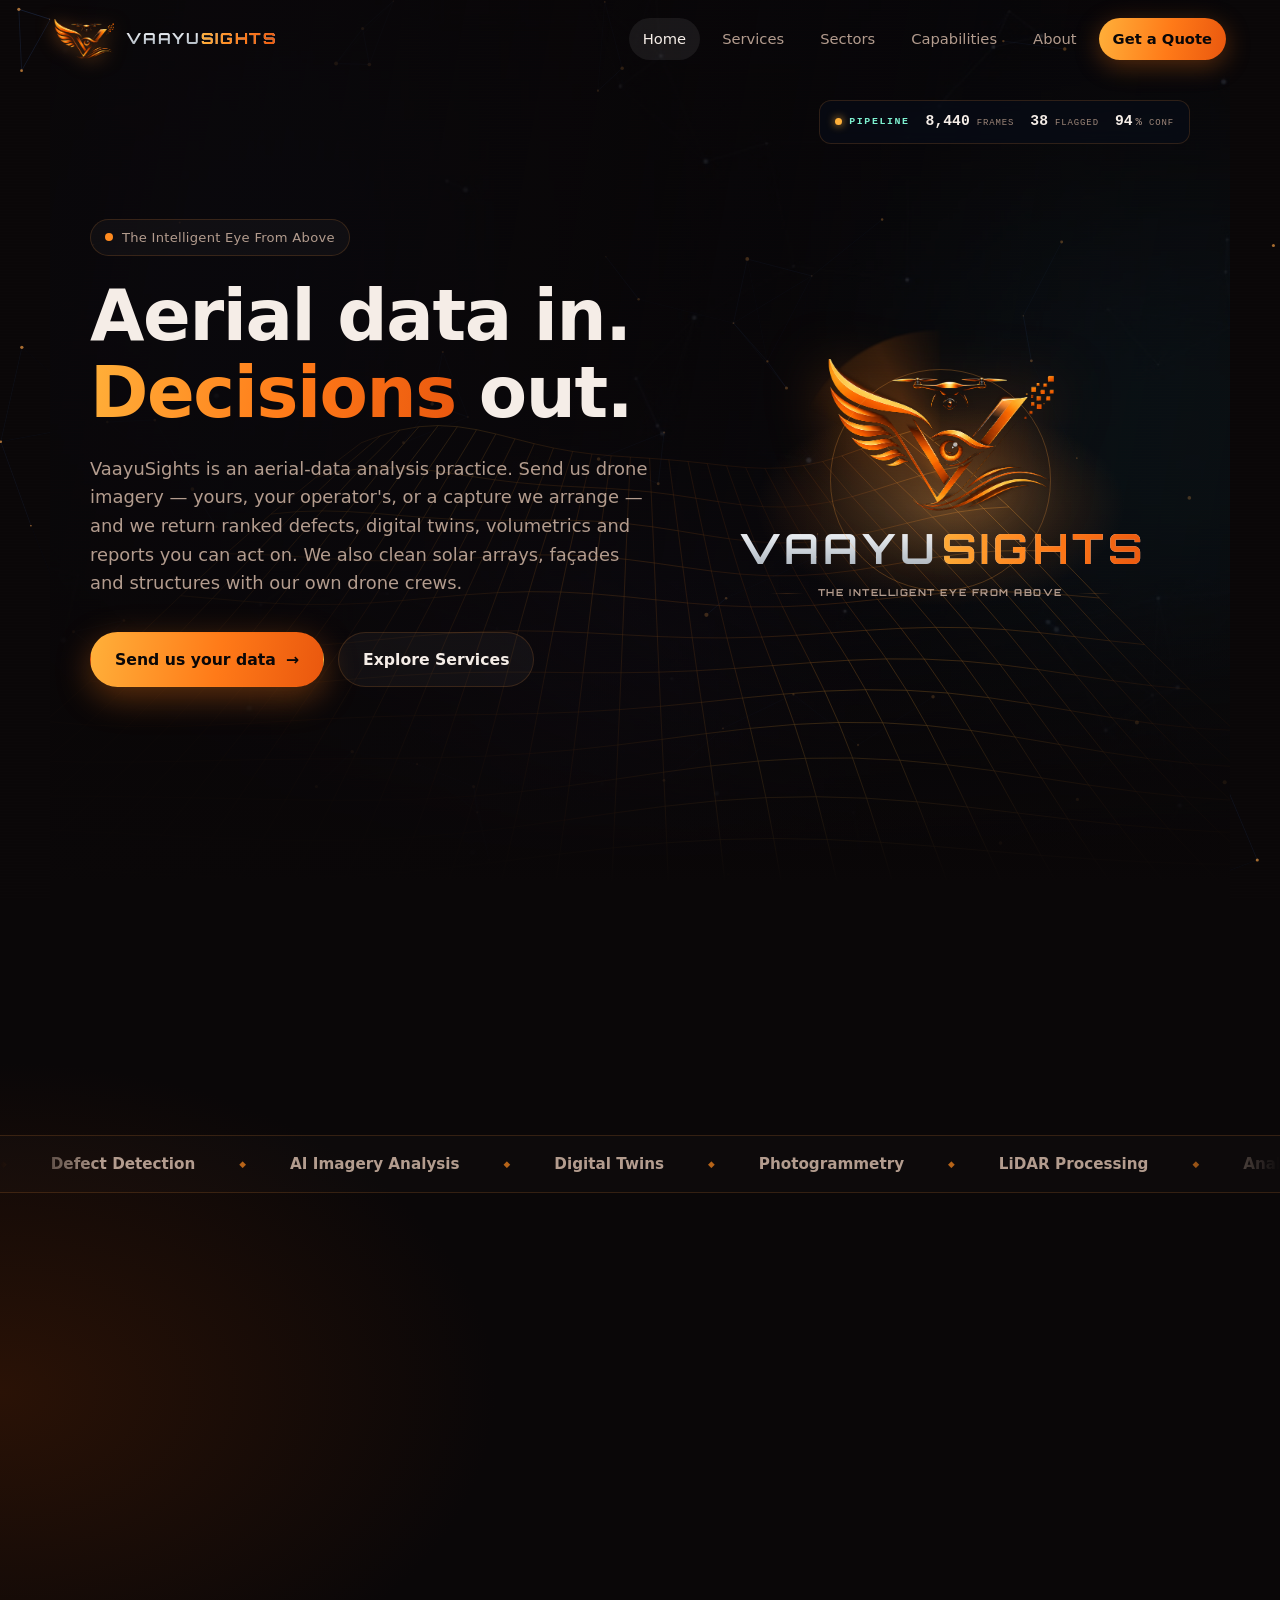
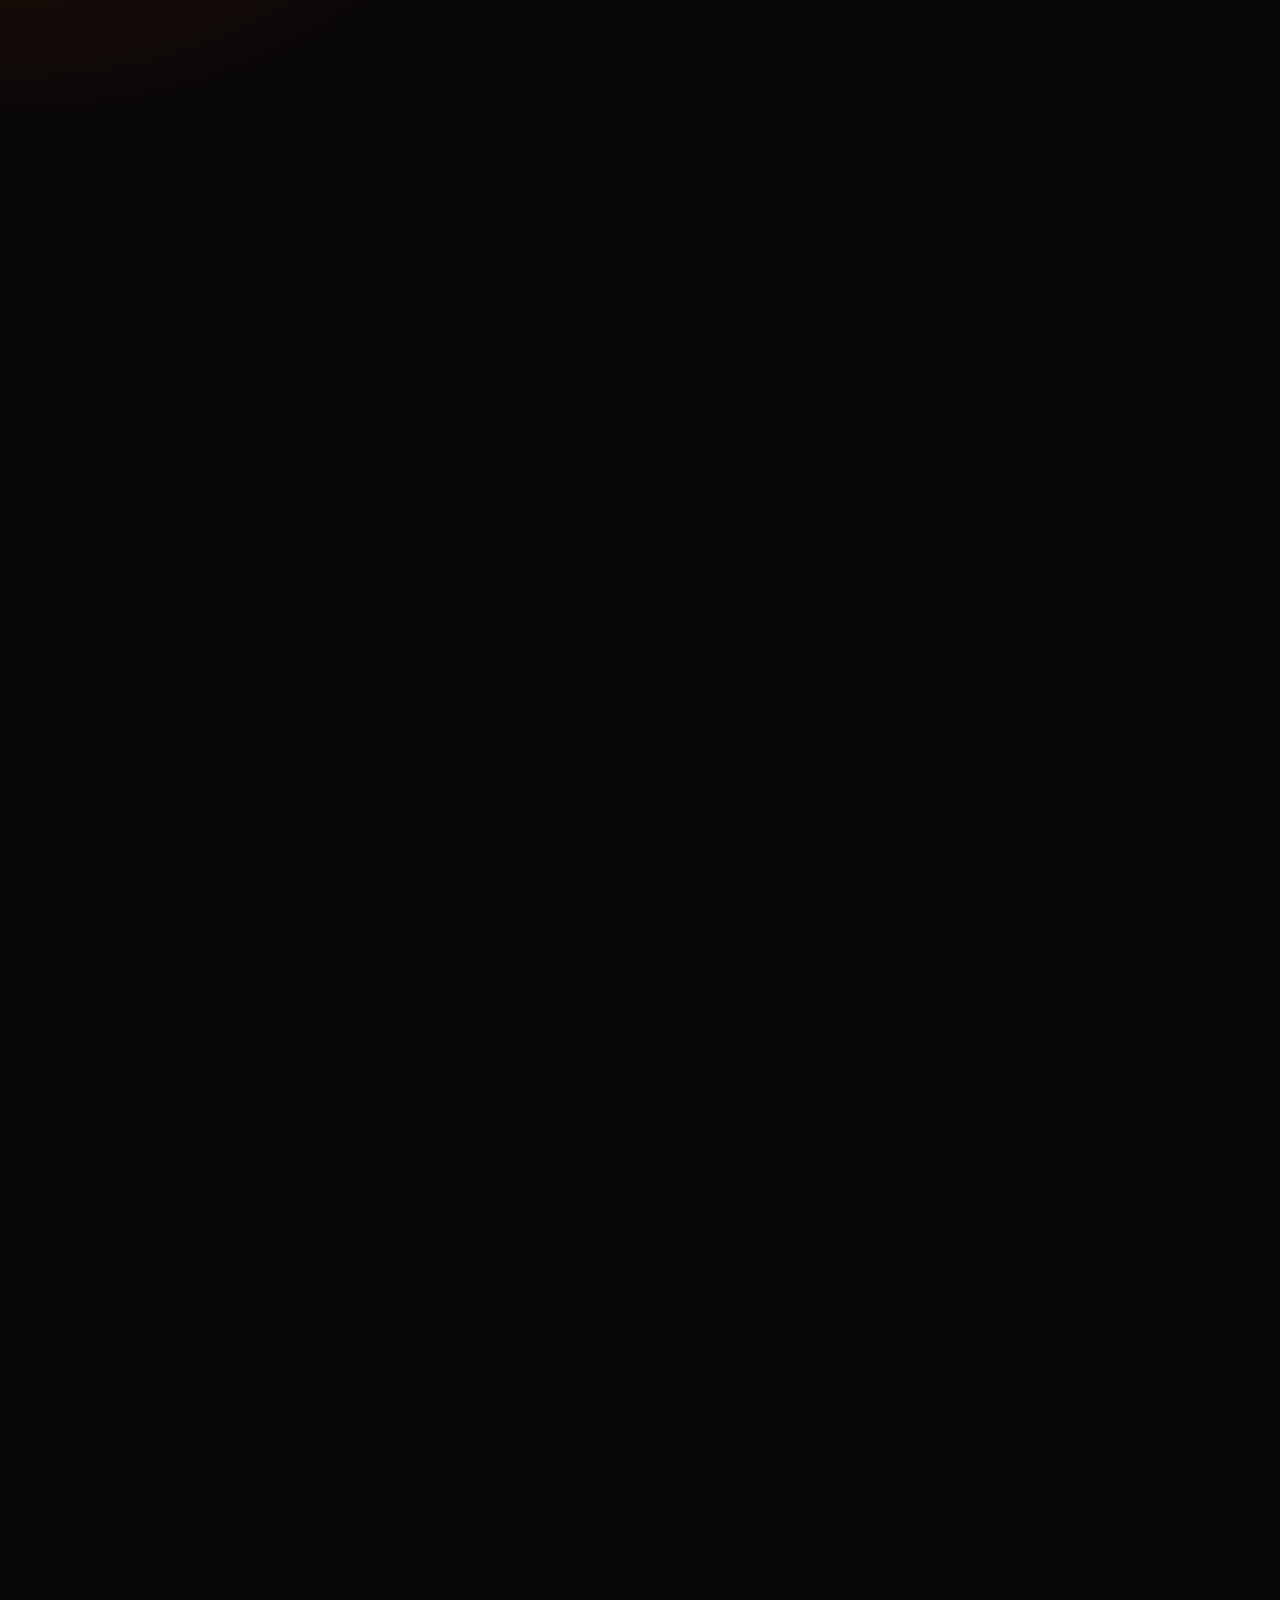
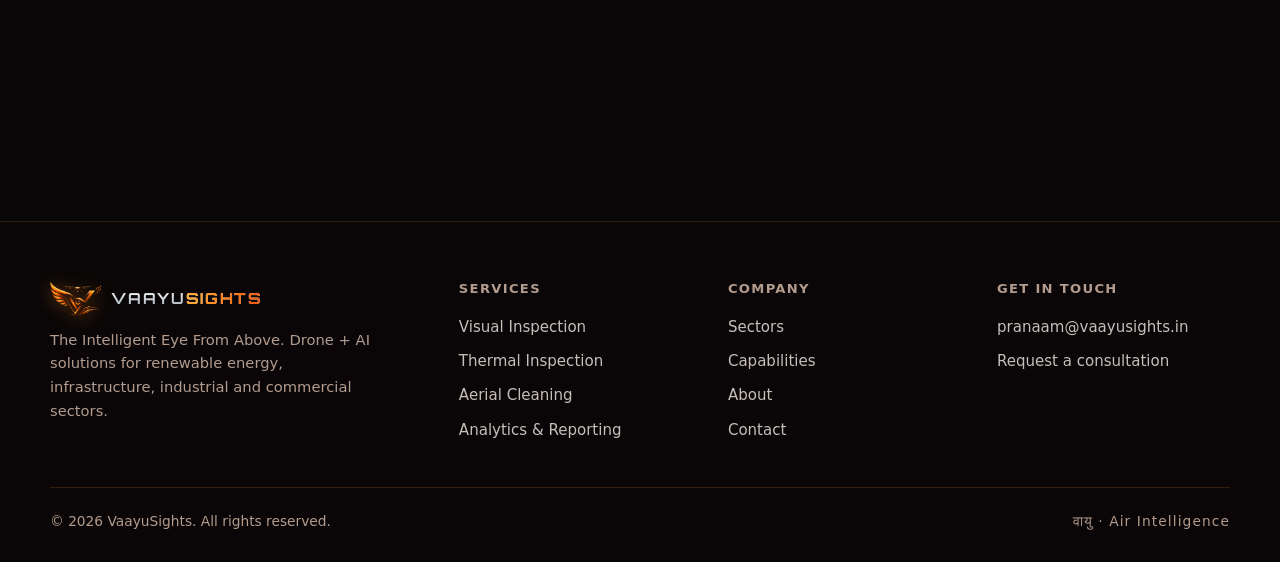
<file: index.html>
<!DOCTYPE html>
<html lang="en">
<head>
  <meta charset="UTF-8" />
  <meta name="viewport" content="width=device-width, initial-scale=1.0" />
  <meta name="theme-color" content="#0a0708" />
  <title>VaayuSights — The Intelligent Eye From Above</title>
  <meta name="description" content="VaayuSights turns drone imagery into ranked defects, digital twins, volumetrics and reports — on your data or a capture we arrange. Plus inspection, mapping and our own aerial cleaning." />
  <link rel="canonical" href="https://vaayusights.in/" />

  <!-- Open Graph / social -->
  <meta property="og:type" content="website" />
  <meta property="og:site_name" content="VaayuSights" />
  <meta property="og:title" content="VaayuSights — The Intelligent Eye From Above" />
  <meta property="og:description" content="VaayuSights turns drone imagery into ranked defects, digital twins, volumetrics and reports — on your data or a capture we arrange. Plus inspection, mapping and our own aerial cleaning." />
  <meta property="og:url" content="https://vaayusights.in/" />
  <meta property="og:image" content="https://vaayusights.in/assets/og-image.png" />
  <meta property="og:image:width" content="1200" />
  <meta property="og:image:height" content="630" />
  <meta name="twitter:card" content="summary_large_image" />
  <meta name="twitter:title" content="VaayuSights — The Intelligent Eye From Above" />
  <meta name="twitter:description" content="VaayuSights turns drone imagery into ranked defects, digital twins, volumetrics and reports — on your data or a capture we arrange. Plus inspection, mapping and our own aerial cleaning." />
  <meta name="twitter:image" content="https://vaayusights.in/assets/og-image.png" />

  <script type="application/ld+json">
  {
    "@context": "https://schema.org",
    "@type": "ProfessionalService",
    "name": "VaayuSights",
    "description": "Aerial-data analysis practice. Drone imagery from any source is turned into ranked defects, digital twins, volumetrics and decision-ready reports. Also aerial cleaning of solar arrays, facades, roofs and industrial structures.",
    "url": "https://vaayusights.in/",
    "logo": "https://vaayusights.in/assets/vaayusights-logo.png",
    "image": "https://vaayusights.in/assets/og-image.png",
    "email": "pranaam@vaayusights.in",
    "slogan": "The Intelligent Eye From Above",
    "address": {
      "@type": "PostalAddress",
      "addressRegion": "Maharashtra",
      "addressCountry": "IN"
    },
    "areaServed": {
      "@type": "Country",
      "name": "India"
    },
    "openingHoursSpecification": {
      "@type": "OpeningHoursSpecification",
      "dayOfWeek": ["Monday", "Tuesday", "Wednesday", "Thursday", "Friday"],
      "opens": "09:00",
      "closes": "17:00"
    },
    "knowsAbout": [
      "Drone inspection",
      "Thermal imaging",
      "Photogrammetry",
      "LiDAR data processing",
      "Digital twins",
      "Defect detection",
      "Volumetric survey",
      "Solar panel cleaning",
      "AI imagery analysis"
    ],
    "hasOfferCatalog": {
      "@type": "OfferCatalog",
      "name": "Services",
      "itemListElement": [
        {
          "@type": "Offer",
          "itemOffered": {
            "@type": "Service",
            "name": "AI Imagery Analysis"
          }
        },
        {
          "@type": "Offer",
          "itemOffered": {
            "@type": "Service",
            "name": "Digital Twins"
          }
        },
        {
          "@type": "Offer",
          "itemOffered": {
            "@type": "Service",
            "name": "Analytics & Reporting"
          }
        },
        {
          "@type": "Offer",
          "itemOffered": {
            "@type": "Service",
            "name": "AI/ML Data Annotation"
          }
        },
        {
          "@type": "Offer",
          "itemOffered": {
            "@type": "Service",
            "name": "Visual Inspection"
          }
        },
        {
          "@type": "Offer",
          "itemOffered": {
            "@type": "Service",
            "name": "Thermal Inspection"
          }
        },
        {
          "@type": "Offer",
          "itemOffered": {
            "@type": "Service",
            "name": "Mapping & Surveying"
          }
        },
        {
          "@type": "Offer",
          "itemOffered": {
            "@type": "Service",
            "name": "Aerial Cleaning"
          }
        }
      ]
    }
  }
  </script>
  <link rel="stylesheet" href="styles.css" />
  <link rel="icon" type="image/png" href="assets/vaayusights-icon.png" />
  <link rel="apple-touch-icon" href="assets/apple-touch-icon.png" />
</head>
<body>
  <a class="skip-link" href="#top">Skip to content</a>
  <div class="scroll-prog" aria-hidden="true"></div>
  <!--SPRITE-->
  <svg xmlns="http://www.w3.org/2000/svg" style="position:absolute;width:0;height:0;overflow:hidden" aria-hidden="true"><defs>
    <symbol id="i-drone" viewBox="0 0 24 24"><circle cx="12" cy="12" r="3"/><path d="M9.6 9.6 6.4 6.4M14.4 9.6 17.6 6.4M9.6 14.4 6.4 17.6M14.4 14.4 17.6 17.6"/><circle cx="5" cy="5" r="2"/><circle cx="19" cy="5" r="2"/><circle cx="5" cy="19" r="2"/><circle cx="19" cy="19" r="2"/></symbol>
    <symbol id="i-eye" viewBox="0 0 24 24"><path d="M2 12s3.6-6 10-6 10 6 10 6-3.6 6-10 6S2 12 2 12Z"/><circle cx="12" cy="12" r="2.6"/></symbol>
    <symbol id="i-chip" viewBox="0 0 24 24"><rect x="7" y="7" width="10" height="10" rx="2"/><path d="M10 7V4M14 7V4M10 20v-3M14 20v-3M7 10H4M7 14H4M20 10h-3M20 14h-3"/></symbol>
    <symbol id="i-tag" viewBox="0 0 24 24"><path d="M3 11.5V4h7.5L21 14.5 14.5 21 3 11.5Z"/><circle cx="7.5" cy="7.5" r="1.3"/></symbol>
    <symbol id="i-thermal" viewBox="0 0 24 24"><path d="M10 13.6V5a2 2 0 1 1 4 0v8.6a4 4 0 1 1-4 0Z"/><path d="M12 9v5.5"/></symbol>
    <symbol id="i-map" viewBox="0 0 24 24"><path d="M9 4 3 6v14l6-2 6 2 6-2V4l-6 2-6-2Z"/><path d="M9 4v14M15 6v14"/></symbol>
    <symbol id="i-cube" viewBox="0 0 24 24"><path d="M12 2.5 20.5 7v10L12 21.5 3.5 17V7L12 2.5Z"/><path d="M12 2.5v19M20.5 7 12 12 3.5 7"/></symbol>
    <symbol id="i-camera" viewBox="0 0 24 24"><path d="M3 8h3l2-2h8l2 2h3v11H3V8Z"/><circle cx="12" cy="13" r="3.2"/></symbol>
    <symbol id="i-chart" viewBox="0 0 24 24"><path d="M4 4v16h16"/><path d="M8 20v-6M12 20v-9M16 20v-4"/></symbol>
    <symbol id="i-sun" viewBox="0 0 24 24"><circle cx="12" cy="12" r="4"/><path d="M12 2v2.5M12 19.5V22M2 12h2.5M19.5 12H22M4.9 4.9 6.7 6.7M17.3 17.3 19.1 19.1M19.1 4.9 17.3 6.7M6.7 17.3 4.9 19.1"/></symbol>
    <symbol id="i-layers" viewBox="0 0 24 24"><path d="M12 3 2.5 8 12 13l9.5-5L12 3Z"/><path d="M2.5 12 12 17l9.5-5M2.5 16 12 21l9.5-5"/></symbol>
    <symbol id="i-factory" viewBox="0 0 24 24"><path d="M3 21V10l6 4v-4l6 4V6l6 3v12H3Z"/><path d="M7 21v-3M12 21v-3M17 21v-3"/></symbol>
    <symbol id="i-building" viewBox="0 0 24 24"><path d="M4 21V4h10v17M14 21V9h6v12M3 21h18"/><path d="M7 8h3M7 12h3M7 16h3M17 13h1M17 17h1"/></symbol>
    <symbol id="i-shield" viewBox="0 0 24 24"><path d="M12 3 5 6v6c0 4 3 7 7 9 4-2 7-5 7-9V6l-7-3Z"/><path d="m9 12 2 2 4-4"/></symbol>
    <symbol id="i-target" viewBox="0 0 24 24"><circle cx="12" cy="12" r="8"/><circle cx="12" cy="12" r="4"/><circle cx="12" cy="12" r="1"/></symbol>
    <symbol id="i-network" viewBox="0 0 24 24"><circle cx="6" cy="12" r="2.5"/><circle cx="18" cy="6" r="2.5"/><circle cx="18" cy="18" r="2.5"/><path d="M8.3 10.9 15.7 7.1M8.3 13.1l7.4 3.8"/></symbol>
    <symbol id="i-compass" viewBox="0 0 24 24"><circle cx="12" cy="12" r="9"/><path d="m15.5 8.5-2.2 4.8L8.5 15.5l2.2-4.8L15.5 8.5Z"/></symbol>
    <symbol id="i-globe" viewBox="0 0 24 24"><circle cx="12" cy="12" r="9"/><path d="M3 12h18M12 3c3 3.2 3 14.8 0 18M12 3c-3 3.2-3 14.8 0 18"/></symbol>
    <symbol id="i-wind" viewBox="0 0 24 24"><path d="M12 12v9"/><path d="M12 12c0-3.2 4-4.2 4-7.4A3 3 0 0 0 10 4.6"/><path d="M12 12c-3.2 0-4.2-4-7.4-4A3 3 0 0 0 4.6 14"/><path d="M12 12c3.2 0 4.2 4 7.4 4A3 3 0 0 0 19.4 10"/></symbol>
    <symbol id="i-leaf" viewBox="0 0 24 24"><path d="M4 20c0-9 6-15 16-16 0 11-6 16-16 16Z"/><path d="M4 20C8 15 12 12 17 11"/></symbol>
    <symbol id="i-sliders" viewBox="0 0 24 24"><path d="M4 7h9M18 7h2M4 12h2M10 12h10M4 17h6M15 17h5"/><circle cx="15.5" cy="7" r="2"/><circle cx="7.5" cy="12" r="2"/><circle cx="12.5" cy="17" r="2"/></symbol>
    <symbol id="i-droplet" viewBox="0 0 24 24"><path d="M12 3s6.5 6.4 6.5 11A6.5 6.5 0 0 1 5.5 14C5.5 9.4 12 3 12 3Z"/></symbol>
    <symbol id="i-signal" viewBox="0 0 24 24"><path d="M4 19a16 16 0 0 1 16 0"/><path d="M7 19a10 10 0 0 1 10 0"/><path d="M10 19a4 4 0 0 1 4 0"/><circle cx="12" cy="19" r=".6"/></symbol>
    <symbol id="i-pulse" viewBox="0 0 24 24"><path d="M3 12h4l2-6 4 12 2-6h6"/></symbol>
    <symbol id="i-doc" viewBox="0 0 24 24"><path d="M6 3h8l4 4v14H6V3Z"/><path d="M14 3v4h4M9 13h6M9 17h4"/></symbol>
    <symbol id="i-bolt" viewBox="0 0 24 24"><path d="M13 2 4 14h6l-1 8 9-12h-6l1-8Z"/></symbol>
    <symbol id="i-link" viewBox="0 0 24 24"><path d="M9.5 14.5 14.5 9.5"/><path d="M11 6.7 12.6 5a3.6 3.6 0 0 1 5.1 5.1L16 11.9M13 17.3 11.4 19a3.6 3.6 0 0 1-5.1-5.1L8 12.1"/></symbol>
    <symbol id="i-mail" viewBox="0 0 24 24"><rect x="3" y="5" width="18" height="14" rx="2"/><path d="m3.5 7 8.5 6 8.5-6"/></symbol>
    <symbol id="i-phone" viewBox="0 0 24 24"><path d="M6 3h3l2 5-2.2 1.1a12 12 0 0 0 5.1 5.1L15 12l5 2v3a2 2 0 0 1-2.2 2A16 16 0 0 1 4 5.2 2 2 0 0 1 6 3Z"/></symbol>
    <symbol id="i-pin" viewBox="0 0 24 24"><path d="M12 21s7-6.5 7-12a7 7 0 1 0-14 0c0 5.5 7 12 7 12Z"/><circle cx="12" cy="9" r="2.5"/></symbol>
    <symbol id="i-clock" viewBox="0 0 24 24"><circle cx="12" cy="12" r="9"/><path d="M12 7v5l3.5 2"/></symbol>
    <symbol id="i-star" viewBox="0 0 24 24"><path d="M12 3.5l2.6 5.3 5.9.9-4.3 4.1 1 5.9L12 17l-5.2 2.7 1-5.9L3.5 9.7l5.9-.9L12 3.5Z"/></symbol>
  </defs></svg>
  <!--/SPRITE-->

  <!-- Intro splash: brand reveal on load -->
  <div class="splash" id="splash">
    <div class="splash-inner">
      <div class="wordmark-lockup splash-lockup">
        <img class="wm-mark" src="assets/vaayusights-emblem.png" alt="" aria-hidden="true" />
        <span class="wordmark">Vaayu<b>Sights</b></span>
      </div>
      <span class="splash-tag">The Intelligent Eye From Above</span>
      <span class="splash-bar" aria-hidden="true"><i></i></span>
    </div>
  </div>

  <!-- Animated aerial backdrop -->
  <canvas id="fieldCanvas" aria-hidden="true"></canvas>
  <div class="scanline" aria-hidden="true"></div>

  <!-- Navigation -->
  <header class="nav" id="nav">
    <a href="index.html" class="brand" aria-label="VaayuSights home">
      <img class="brand-img" src="assets/vaayusights-emblem.png" alt="" aria-hidden="true" width="60" height="40" />
      <span class="brand-text">Vaayu<b>Sights</b></span>
    </a>

    <nav class="nav-links" aria-label="Primary">
      <a href="index.html" class="active">Home</a>
      <a href="services.html">Services</a>
      <a href="sectors.html">Sectors</a>
      <a href="projects.html">Capabilities</a>
      <a href="about.html">About</a>
      <a href="contact.html" class="nav-cta">Get a Quote</a>
    </nav>

    <button class="nav-toggle" id="navToggle" aria-label="Toggle menu" aria-expanded="false">
      <span></span><span></span><span></span>
    </button>
  </header>

  <main id="top">
    <section class="hero">
      <video class="hero-video" autoplay muted loop playsinline preload="auto" poster="assets/photos/hero-poster.png" aria-hidden="true">
        <source src="assets/photos/hero.mp4" type="video/mp4" />
        <source src="assets/photos/hero.webm" type="video/webm" />
      </video>
      <canvas class="hero-twin" aria-hidden="true"></canvas>
      <div class="hero-veil" aria-hidden="true"></div>
      <div class="hero-telem" aria-hidden="true">
        <span class="ht-live"><i></i>PIPELINE</span>
        <span class="ht-stat"><b id="tAlt">8420</b><em>frames</em></span>
        <span class="ht-stat"><b id="tSpd">37</b><em>flagged</em></span>
        <span class="ht-stat"><b id="tHdg">94</b>%<em>conf</em></span>
      </div>
      <div class="hero-inner">
        <span class="eyebrow reveal"><span class="pulse-dot"></span> The Intelligent Eye From Above</span>
        <h1 class="reveal">Aerial data in.<br /><span class="grad">Decisions</span> out.</h1>
        <p class="hero-sub reveal">
          VaayuSights is an aerial-data analysis practice. Send us drone imagery — yours, your
          operator's, or a capture we arrange — and we return ranked defects, digital twins,
          volumetrics and reports you can act on. We also clean solar arrays, façades and
          structures with our own drone crews.
        </p>
        <div class="hero-actions reveal">
          <a href="contact.html" class="btn btn-primary">Send us your data <span aria-hidden="true">→</span></a>
          <a href="services.html" class="btn btn-ghost">Explore Services</a>
        </div>
      </div>
      <div class="hero-logo reveal">
        <div class="wordmark-lockup">
          <img class="wm-mark" src="assets/vaayusights-emblem.png" alt="VaayuSights" />
          <span class="wordmark">Vaayu<b>Sights</b></span>
          <span class="wordmark-tag">The Intelligent Eye From Above</span>
        </div>
      </div>
    </section>

    <section class="pillars-wrap" aria-label="How we work">
      <ol class="pillars reveal">
        <li><span class="p-ico"><svg class="ico" aria-hidden="true"><use href="#i-eye"/></svg></span>
          <h2>See</h2><p>The asset captured from the air — by your crew, or by a partner operator we brief.</p></li>
        <li><span class="p-ico"><svg class="ico" aria-hidden="true"><use href="#i-target"/></svg></span>
          <h2>Sense</h2><p>Thermal, LiDAR and multispectral pick up what the eye misses.</p></li>
        <li><span class="p-ico"><svg class="ico" aria-hidden="true"><use href="#i-chip"/></svg></span>
          <h2>Analyze</h2><p>AI models classify defects and rank them by severity.</p></li>
        <li><span class="p-ico"><svg class="ico" aria-hidden="true"><use href="#i-chart"/></svg></span>
          <h2>Prevent</h2><p>Repeat surveys show what is changing, so it gets fixed before it fails.</p></li>
      </ol>
    </section>

    <section class="marquee-wrap" aria-label="Capabilities at a glance">
      <div class="marquee"><div class="marquee-track">
        <span>Defect Detection</span><span>AI Imagery Analysis</span><span>Digital Twins</span><span>Photogrammetry</span><span>LiDAR Processing</span><span>Analytics &amp; Reporting</span><span>AI/ML Annotation</span><span>Volumetrics</span><span>Thermal Imaging</span><span>Aerial Cleaning</span><span>Asset Monitoring</span>
        <span>Defect Detection</span><span>AI Imagery Analysis</span><span>Digital Twins</span><span>Photogrammetry</span><span>LiDAR Processing</span><span>Analytics &amp; Reporting</span><span>AI/ML Annotation</span><span>Volumetrics</span><span>Thermal Imaging</span><span>Aerial Cleaning</span><span>Asset Monitoring</span>
      </div></div>
    </section>

    <section class="section">
      <div class="section-head reveal">
        <span class="kicker">From flight to insight</span>
        <h2>One partner for the entire pipeline</h2>
        <p>Analysis is what we do. Capture and cleaning sit either side of it — so your teams act on answers, not raw footage.</p>
      </div>
      <div class="cards">
        <article class="card reveal"><div class="card-ico"><svg class="ico" aria-hidden="true"><use href="#i-chip"/></svg></div><h3>Analyze</h3><p>Our models detect, classify and geolocate defects across thousands of frames in minutes — every finding reviewed by an engineer before it reaches you.</p><a class="card-link" href="services.html">Our services →</a></article>
        <article class="card reveal"><div class="card-ico"><svg class="ico" aria-hidden="true"><use href="#i-chart"/></svg></div><h3>Report</h3><p>Ranked findings, orthomosaics and digital twins, delivered in formats your teams already use — not a folder of raw images.</p><a class="card-link" href="about.html">How it works →</a></article>
        <article class="card reveal"><div class="card-ico"><svg class="ico" aria-hidden="true"><use href="#i-camera"/></svg></div><h3>Capture</h3><p>No imagery yet? We scope the mission and brief a partner operator to our capture spec, so the data arrives fit to analyse.</p><a class="card-link" href="sectors.html">Who we serve →</a></article>
      </div>
    </section>

    <section class="section">
      <div class="section-head reveal">
        <span class="kicker">Who we serve</span>
        <h2>Built for high-value assets</h2>
        <p>Aerial-data analysis across the industries where downtime, safety and accuracy matter most.</p>
      </div>
      <div class="cards">
        <article class="card reveal"><div class="card-ico"><svg class="ico" aria-hidden="true"><use href="#i-sun"/></svg></div><h3>Renewable Energy</h3><p>Solar &amp; wind — thermal fault detection, blade inspection and performance analytics.</p></article>
        <article class="card reveal"><div class="card-ico"><svg class="ico" aria-hidden="true"><use href="#i-layers"/></svg></div><h3>Infrastructure</h3><p>Roads, bridges &amp; towers — condition surveys and geospatial documentation.</p></article>
        <article class="card reveal"><div class="card-ico"><svg class="ico" aria-hidden="true"><use href="#i-factory"/></svg></div><h3>Industrial</h3><p>Plants &amp; utilities — volumetrics, confined-space inspection and asset monitoring.</p></article>
        <article class="card reveal"><div class="card-ico"><svg class="ico" aria-hidden="true"><use href="#i-building"/></svg></div><h3>Commercial</h3><p>Real estate &amp; enterprise — cinematic aerials, progress capture and surveillance.</p></article>
      </div>
      <div class="center-link reveal"><a href="sectors.html" class="btn btn-ghost">See all sectors <span aria-hidden="true">→</span></a></div>
    </section>

    <div class="divider reveal" aria-hidden="true"><span class="node"><svg class="ico" aria-hidden="true"><use href="#i-drone"/></svg></span></div>

    <section class="section">
      <div class="section-head reveal">
        <span class="kicker">From the field</span>
        <h2>Aerial intelligence in action</h2>
        <p>The kind of imagery we work with. These are placeholders — swap in real project captures anytime.</p>
      </div>
      <div class="gallery">
        <figure class="shot reveal" style="--a:#0a2a46;--b:#08182e"><div class="shot-img"><svg class="ico" aria-hidden="true"><use href="#i-thermal"/></svg><img class="ph" src="assets/photos/solar.jpg" alt="Aerial view of a solar farm" loading="lazy" /></div><figcaption>Solar farm thermal survey</figcaption></figure>
        <figure class="shot reveal" style="--a:#0b2350;--b:#0a1630"><div class="shot-img"><svg class="ico" aria-hidden="true"><use href="#i-wind"/></svg><img class="ph" src="assets/photos/wind.jpg" alt="Wind turbines in a field" loading="lazy" /></div><figcaption>Wind turbine blade inspection</figcaption></figure>
        <figure class="shot reveal" style="--a:#141a44;--b:#0b1030"><div class="shot-img"><svg class="ico" aria-hidden="true"><use href="#i-layers"/></svg><img class="ph" src="assets/photos/bridge.jpg" alt="Aerial view of a highway bridge" loading="lazy" /></div><figcaption>Bridge &amp; structure scan</figcaption></figure>
        <figure class="shot reveal" style="--a:#0a2440;--b:#0a1530"><div class="shot-img"><svg class="ico" aria-hidden="true"><use href="#i-cube"/></svg><img class="ph" src="assets/photos/stockpile.jpg" alt="Aerial view of an open-pit mine" loading="lazy" /></div><figcaption>Stockpile volumetrics</figcaption></figure>
        <figure class="shot reveal" style="--a:#0c2b3e;--b:#091a2c"><div class="shot-img"><svg class="ico" aria-hidden="true"><use href="#i-building"/></svg><img class="ph" src="assets/photos/construction.jpg" alt="Construction site with cranes" loading="lazy" /></div><figcaption>Construction progress</figcaption></figure>
        <figure class="shot reveal" style="--a:#1a1546;--b:#0d0f2e"><div class="shot-img"><svg class="ico" aria-hidden="true"><use href="#i-map"/></svg><img class="ph" src="assets/photos/mapping.jpg" alt="Aerial view of farmland plots" loading="lazy" /></div><figcaption>Digital twin point cloud</figcaption></figure>
        <figure class="shot reveal" style="--a:#0a2e39;--b:#08181f"><div class="shot-img"><svg class="ico" aria-hidden="true"><use href="#i-droplet"/></svg><img class="ph" src="assets/photos/cleaning.jpg" alt="Drone spraying / cleaning solution" loading="lazy" /></div><figcaption>Drone cleaning solutions</figcaption></figure>
        <figure class="shot reveal" style="--a:#181545;--b:#0c0f2e"><div class="shot-img"><svg class="ico" aria-hidden="true"><use href="#i-chip"/></svg><img class="ph" src="assets/photos/aiml.jpg" alt="AI and machine-learning data workflow" loading="lazy" /></div><figcaption>AI/ML data annotation</figcaption></figure>
      </div>
    </section>

    <section class="section why">
      <div class="why-grid">
        <div class="reveal">
          <span class="kicker">Why VaayuSights</span>
          <h2>Faster, safer, data-driven.</h2>
          <p class="why-lead">We combine drones, artificial intelligence and expert analysis so organizations
            improve safety, efficiency and asset performance — and make smarter decisions in a fraction of the time.</p>
          <ul class="why-list">
            <li><svg class="ico" aria-hidden="true"><use href="#i-bolt"/></svg> Cut inspection time by up to 70% versus manual methods</li>
            <li><svg class="ico" aria-hidden="true"><use href="#i-shield"/></svg> Remove people from hazardous, at-height environments</li>
            <li><svg class="ico" aria-hidden="true"><use href="#i-target"/></svg> AI-assisted precision with human expert validation</li>
            <li><svg class="ico" aria-hidden="true"><use href="#i-link"/></svg> One accountable partner across the entire pipeline</li>
          </ul>
        </div>
        <div class="why-panel reveal" aria-hidden="true">
          <div class="panel-row"><span>Thermal anomaly</span><b class="ok">Detected</b></div>
          <div class="panel-bar"><i style="--w:92%"></i></div>
          <div class="panel-row"><span>Blade micro-crack</span><b class="warn">Flagged</b></div>
          <div class="panel-bar"><i style="--w:64%"></i></div>
          <div class="panel-row"><span>Structure integrity</span><b class="ok">Nominal</b></div>
          <div class="panel-bar"><i style="--w:98%"></i></div>
          <div class="panel-row"><span>Report generated</span><b class="ok">2m 14s</b></div>
        </div>
      </div>
    </section>

    <div class="divider reveal" aria-hidden="true"><span class="node"><svg class="ico" aria-hidden="true"><use href="#i-drone"/></svg></span></div>

    <section class="section">
      <div class="section-head reveal">
        <span class="kicker">Trusted by teams</span>
        <h2>Outcomes our clients value</h2>
        <p>Sample testimonials shown for layout — we'll swap in your real client quotes.</p>
      </div>
      <div class="testi">
        <article class="quote reveal">
          <div class="stars"><svg class="ico" aria-hidden="true"><use href="#i-star"/></svg><svg class="ico" aria-hidden="true"><use href="#i-star"/></svg><svg class="ico" aria-hidden="true"><use href="#i-star"/></svg><svg class="ico" aria-hidden="true"><use href="#i-star"/></svg><svg class="ico" aria-hidden="true"><use href="#i-star"/></svg></div>
          <p>“VaayuSights cut our solar inspection time dramatically and flagged faults we would have missed. Reports were ready the same week.”</p>
          <div class="who"><span class="avatar">OS</span><div><b>Operations Lead</b><span>Utility-scale Solar</span></div></div>
        </article>
        <article class="quote reveal">
          <div class="stars"><svg class="ico" aria-hidden="true"><use href="#i-star"/></svg><svg class="ico" aria-hidden="true"><use href="#i-star"/></svg><svg class="ico" aria-hidden="true"><use href="#i-star"/></svg><svg class="ico" aria-hidden="true"><use href="#i-star"/></svg><svg class="ico" aria-hidden="true"><use href="#i-star"/></svg></div>
          <p>“The thermal and LiDAR deliverables were survey-grade. Their team handled capture to reporting end-to-end — one point of contact.”</p>
          <div class="who"><span class="avatar">PM</span><div><b>Project Manager</b><span>Infrastructure</span></div></div>
        </article>
        <article class="quote reveal">
          <div class="stars"><svg class="ico" aria-hidden="true"><use href="#i-star"/></svg><svg class="ico" aria-hidden="true"><use href="#i-star"/></svg><svg class="ico" aria-hidden="true"><use href="#i-star"/></svg><svg class="ico" aria-hidden="true"><use href="#i-star"/></svg><svg class="ico" aria-hidden="true"><use href="#i-star"/></svg></div>
          <p>“Accurate volumetrics and progress monitoring across sites, without shutting anything down. Exactly the visibility we needed.”</p>
          <div class="who"><span class="avatar">AH</span><div><b>Asset Head</b><span>Industrial Plant</span></div></div>
        </article>
      </div>
    </section>

    <section class="section cta-band-wrap">
      <div class="cta-band reveal">
        <div>
          <h2>Ready to see your assets from a new altitude?</h2>
          <p>Send us imagery you already have, or tell us about the site — we'll design the program around it.</p>
        </div>
        <a href="contact.html" class="btn btn-primary">Get a Quote <span aria-hidden="true">→</span></a>
      </div>
    </section>
  </main>

  <button class="to-top" id="toTop" aria-label="Back to top">
    <svg viewBox="0 0 24 24" width="20" height="20" fill="none" stroke="currentColor" stroke-width="2" stroke-linecap="round" stroke-linejoin="round"><path d="M12 19V5M5 12l7-7 7 7"/></svg>
  </button>

  <footer class="footer">
    <div class="footer-top">
      <div class="footer-brand">
        <span class="brand-lockup">
          <img class="brand-img" src="assets/vaayusights-emblem.png" alt="VaayuSights logo" width="60" height="40" />
          <span class="brand-text">Vaayu<b>Sights</b></span>
        </span>
        <p>The Intelligent Eye From Above. Drone + AI solutions for renewable energy, infrastructure, industrial and commercial sectors.</p>
      </div>
      <div class="footer-col"><h2>Services</h2>
        <a href="services.html#visual-inspection">Visual Inspection</a><a href="services.html#thermal">Thermal Inspection</a>
        <a href="services.html#cleaning">Aerial Cleaning</a><a href="services.html#analytics">Analytics &amp; Reporting</a></div>
      <div class="footer-col"><h2>Company</h2>
        <a href="sectors.html">Sectors</a><a href="projects.html">Capabilities</a>
        <a href="about.html">About</a><a href="contact.html">Contact</a></div>
      <div class="footer-col"><h2>Get in touch</h2>
        <a href="mailto:pranaam@vaayusights.in">pranaam@vaayusights.in</a>
        <a href="contact.html">Request a consultation</a></div>
    </div>
    <div class="footer-bottom">
      <span>© <span id="year"></span> VaayuSights. All rights reserved.</span>
      <span class="foot-tag">वायु · Air Intelligence</span>
    </div>
  </footer>

  <script src="script.js" defer></script>
</body>
</html>
</file>
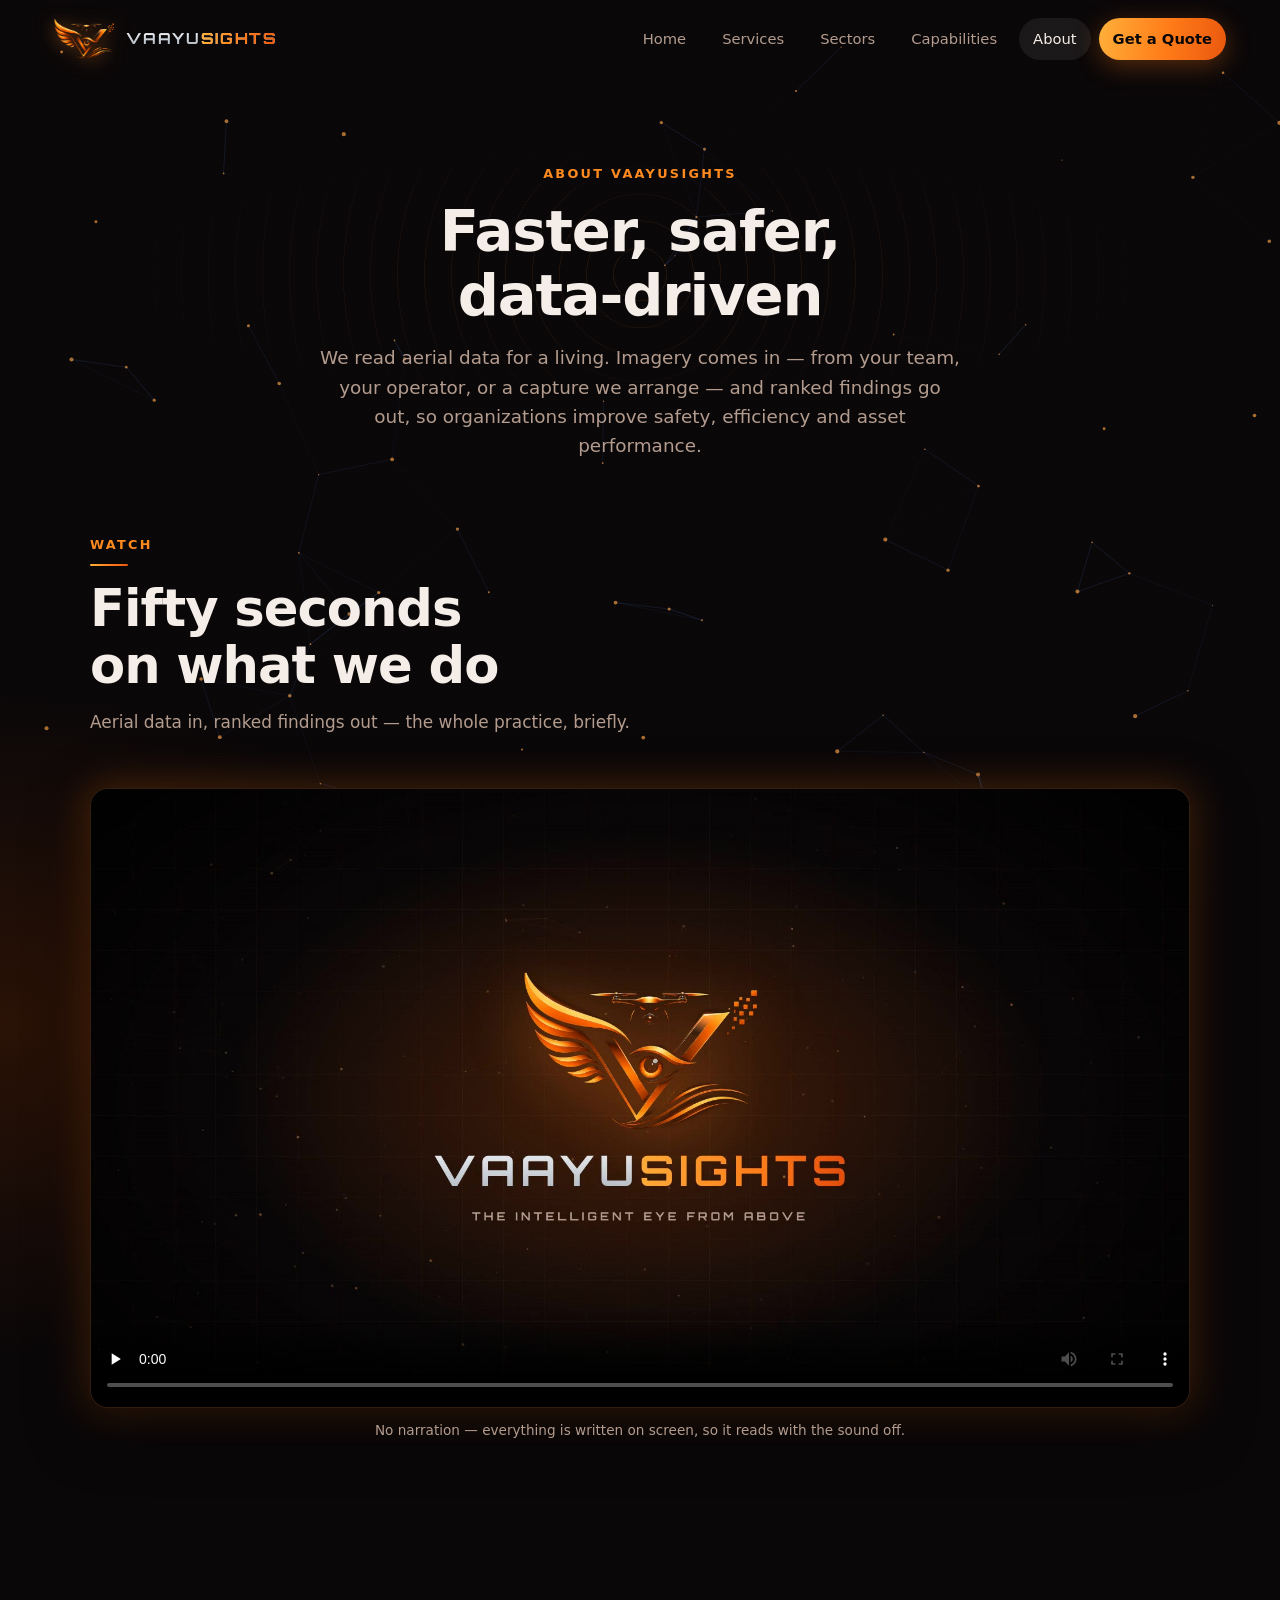
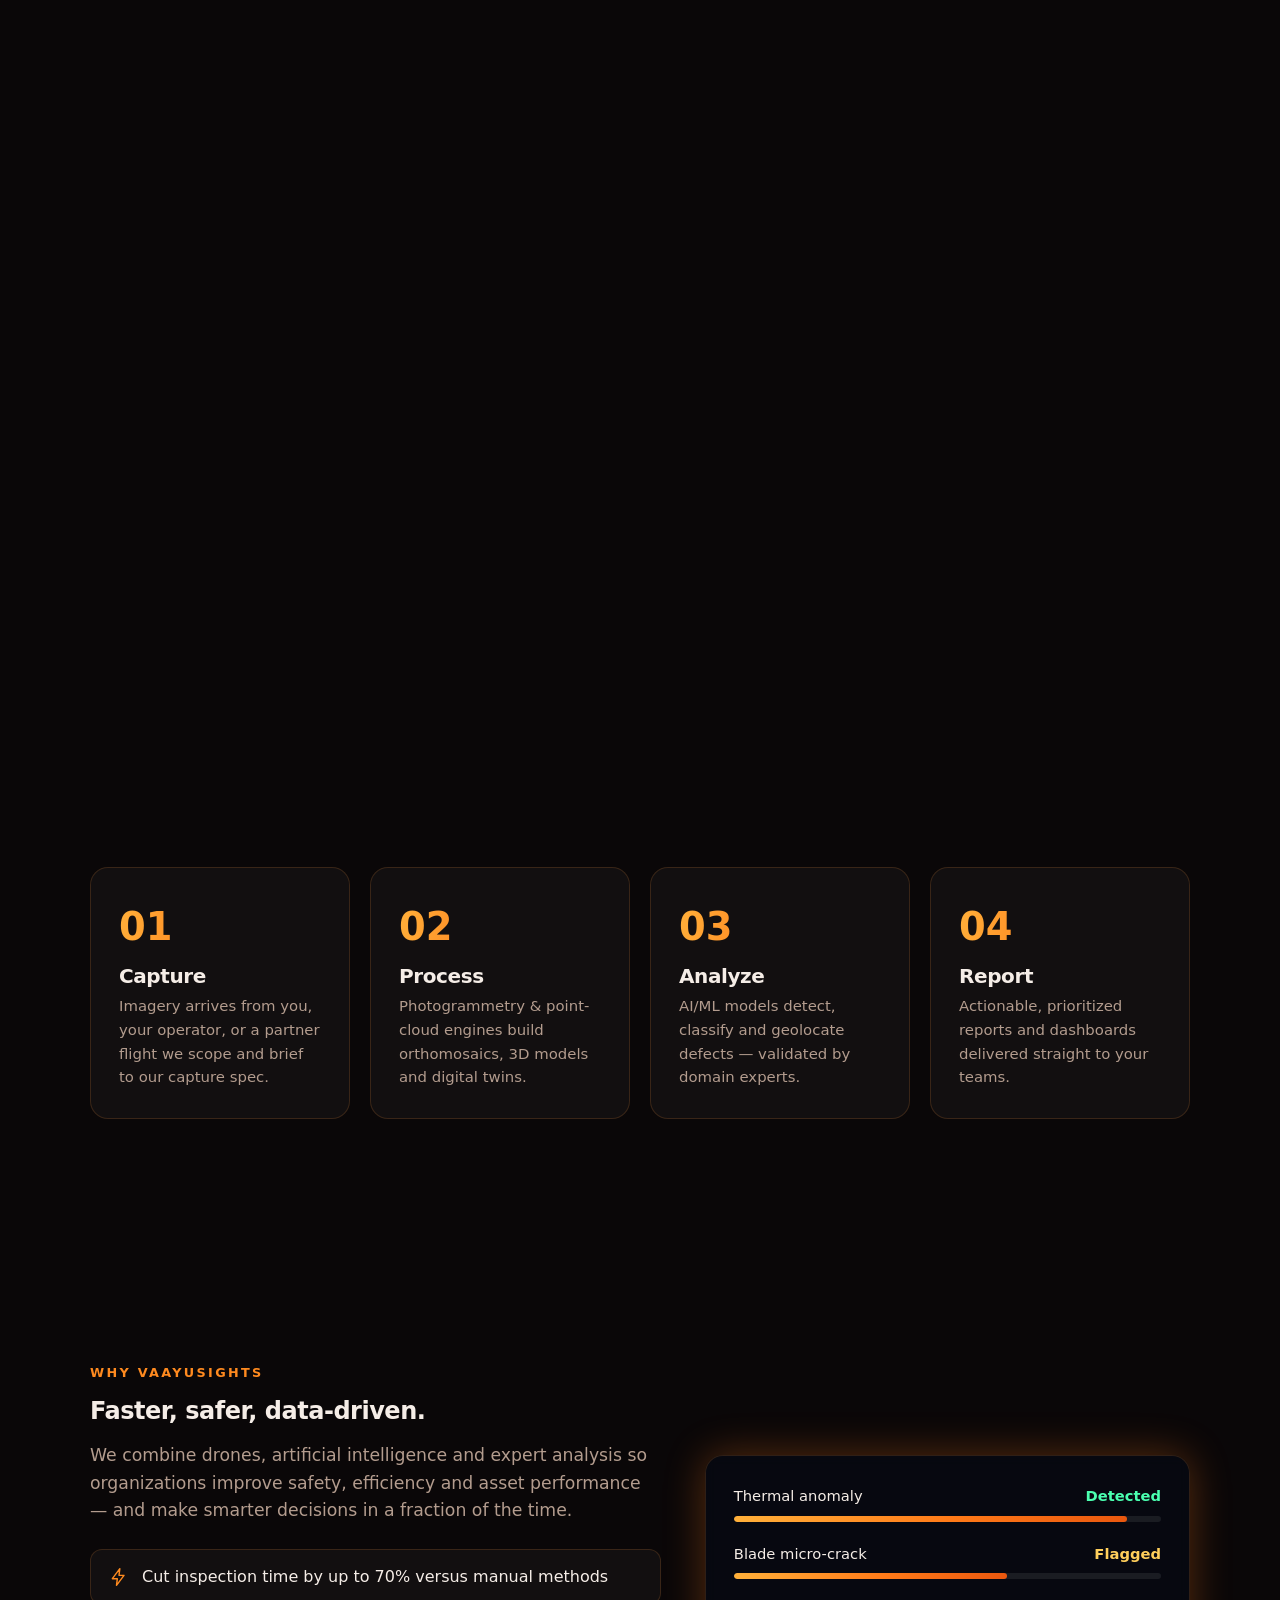
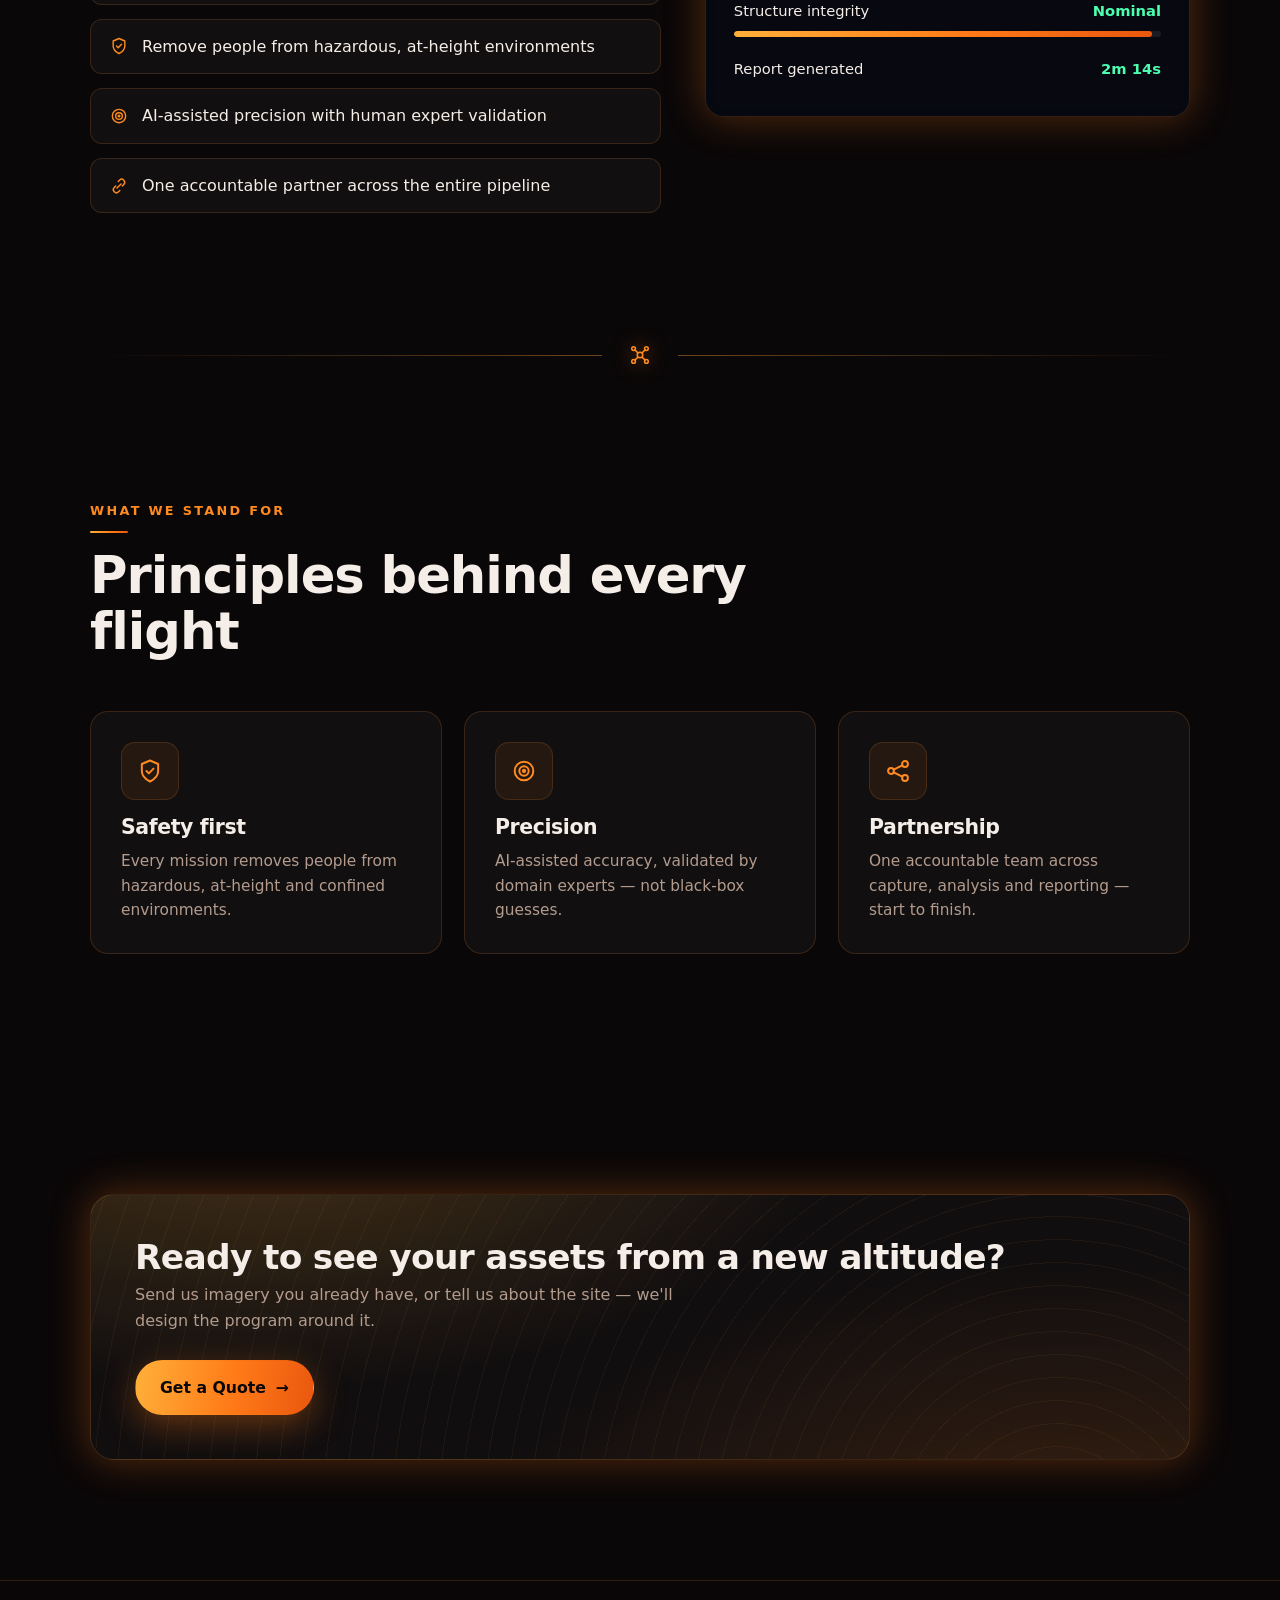
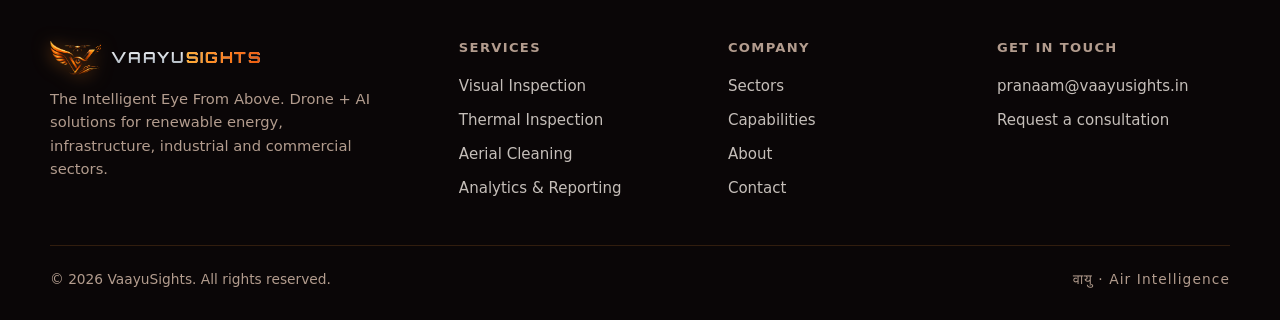
<file: about.html>
<!DOCTYPE html>
<html lang="en">
<head>
  <meta charset="UTF-8" />
  <meta name="viewport" content="width=device-width, initial-scale=1.0" />
  <meta name="theme-color" content="#0a0708" />
  <title>About — VaayuSights</title>
  <meta name="description" content="How VaayuSights turns aerial data into actionable insight — a repeatable process, analyze and report pipeline that runs on imagery from any source." />
  <link rel="canonical" href="https://vaayusights.in/about.html" />

  <!-- Open Graph / social -->
  <meta property="og:type" content="website" />
  <meta property="og:site_name" content="VaayuSights" />
  <meta property="og:title" content="About — VaayuSights" />
  <meta property="og:description" content="How VaayuSights turns aerial data into actionable insight — a repeatable process, analyze and report pipeline that runs on imagery from any source." />
  <meta property="og:url" content="https://vaayusights.in/about.html" />
  <meta property="og:image" content="https://vaayusights.in/assets/og-image.png" />
  <meta property="og:image:width" content="1200" />
  <meta property="og:image:height" content="630" />
  <meta name="twitter:card" content="summary_large_image" />
  <meta name="twitter:title" content="About — VaayuSights" />
  <meta name="twitter:description" content="How VaayuSights turns aerial data into actionable insight — a repeatable process, analyze and report pipeline that runs on imagery from any source." />
  <meta name="twitter:image" content="https://vaayusights.in/assets/og-image.png" />

  <link rel="stylesheet" href="styles.css" />
  <link rel="icon" type="image/png" href="assets/vaayusights-icon.png" />
  <link rel="apple-touch-icon" href="assets/apple-touch-icon.png" />
</head>
<body>
  <a class="skip-link" href="#top">Skip to content</a>
  <div class="scroll-prog" aria-hidden="true"></div>
  <!--SPRITE-->
  <svg xmlns="http://www.w3.org/2000/svg" style="position:absolute;width:0;height:0;overflow:hidden" aria-hidden="true"><defs>
    <symbol id="i-drone" viewBox="0 0 24 24"><circle cx="12" cy="12" r="3"/><path d="M9.6 9.6 6.4 6.4M14.4 9.6 17.6 6.4M9.6 14.4 6.4 17.6M14.4 14.4 17.6 17.6"/><circle cx="5" cy="5" r="2"/><circle cx="19" cy="5" r="2"/><circle cx="5" cy="19" r="2"/><circle cx="19" cy="19" r="2"/></symbol>
    <symbol id="i-eye" viewBox="0 0 24 24"><path d="M2 12s3.6-6 10-6 10 6 10 6-3.6 6-10 6S2 12 2 12Z"/><circle cx="12" cy="12" r="2.6"/></symbol>
    <symbol id="i-chip" viewBox="0 0 24 24"><rect x="7" y="7" width="10" height="10" rx="2"/><path d="M10 7V4M14 7V4M10 20v-3M14 20v-3M7 10H4M7 14H4M20 10h-3M20 14h-3"/></symbol>
    <symbol id="i-tag" viewBox="0 0 24 24"><path d="M3 11.5V4h7.5L21 14.5 14.5 21 3 11.5Z"/><circle cx="7.5" cy="7.5" r="1.3"/></symbol>
    <symbol id="i-thermal" viewBox="0 0 24 24"><path d="M10 13.6V5a2 2 0 1 1 4 0v8.6a4 4 0 1 1-4 0Z"/><path d="M12 9v5.5"/></symbol>
    <symbol id="i-map" viewBox="0 0 24 24"><path d="M9 4 3 6v14l6-2 6 2 6-2V4l-6 2-6-2Z"/><path d="M9 4v14M15 6v14"/></symbol>
    <symbol id="i-cube" viewBox="0 0 24 24"><path d="M12 2.5 20.5 7v10L12 21.5 3.5 17V7L12 2.5Z"/><path d="M12 2.5v19M20.5 7 12 12 3.5 7"/></symbol>
    <symbol id="i-camera" viewBox="0 0 24 24"><path d="M3 8h3l2-2h8l2 2h3v11H3V8Z"/><circle cx="12" cy="13" r="3.2"/></symbol>
    <symbol id="i-chart" viewBox="0 0 24 24"><path d="M4 4v16h16"/><path d="M8 20v-6M12 20v-9M16 20v-4"/></symbol>
    <symbol id="i-sun" viewBox="0 0 24 24"><circle cx="12" cy="12" r="4"/><path d="M12 2v2.5M12 19.5V22M2 12h2.5M19.5 12H22M4.9 4.9 6.7 6.7M17.3 17.3 19.1 19.1M19.1 4.9 17.3 6.7M6.7 17.3 4.9 19.1"/></symbol>
    <symbol id="i-layers" viewBox="0 0 24 24"><path d="M12 3 2.5 8 12 13l9.5-5L12 3Z"/><path d="M2.5 12 12 17l9.5-5M2.5 16 12 21l9.5-5"/></symbol>
    <symbol id="i-factory" viewBox="0 0 24 24"><path d="M3 21V10l6 4v-4l6 4V6l6 3v12H3Z"/><path d="M7 21v-3M12 21v-3M17 21v-3"/></symbol>
    <symbol id="i-building" viewBox="0 0 24 24"><path d="M4 21V4h10v17M14 21V9h6v12M3 21h18"/><path d="M7 8h3M7 12h3M7 16h3M17 13h1M17 17h1"/></symbol>
    <symbol id="i-shield" viewBox="0 0 24 24"><path d="M12 3 5 6v6c0 4 3 7 7 9 4-2 7-5 7-9V6l-7-3Z"/><path d="m9 12 2 2 4-4"/></symbol>
    <symbol id="i-target" viewBox="0 0 24 24"><circle cx="12" cy="12" r="8"/><circle cx="12" cy="12" r="4"/><circle cx="12" cy="12" r="1"/></symbol>
    <symbol id="i-network" viewBox="0 0 24 24"><circle cx="6" cy="12" r="2.5"/><circle cx="18" cy="6" r="2.5"/><circle cx="18" cy="18" r="2.5"/><path d="M8.3 10.9 15.7 7.1M8.3 13.1l7.4 3.8"/></symbol>
    <symbol id="i-compass" viewBox="0 0 24 24"><circle cx="12" cy="12" r="9"/><path d="m15.5 8.5-2.2 4.8L8.5 15.5l2.2-4.8L15.5 8.5Z"/></symbol>
    <symbol id="i-globe" viewBox="0 0 24 24"><circle cx="12" cy="12" r="9"/><path d="M3 12h18M12 3c3 3.2 3 14.8 0 18M12 3c-3 3.2-3 14.8 0 18"/></symbol>
    <symbol id="i-wind" viewBox="0 0 24 24"><path d="M12 12v9"/><path d="M12 12c0-3.2 4-4.2 4-7.4A3 3 0 0 0 10 4.6"/><path d="M12 12c-3.2 0-4.2-4-7.4-4A3 3 0 0 0 4.6 14"/><path d="M12 12c3.2 0 4.2 4 7.4 4A3 3 0 0 0 19.4 10"/></symbol>
    <symbol id="i-leaf" viewBox="0 0 24 24"><path d="M4 20c0-9 6-15 16-16 0 11-6 16-16 16Z"/><path d="M4 20C8 15 12 12 17 11"/></symbol>
    <symbol id="i-sliders" viewBox="0 0 24 24"><path d="M4 7h9M18 7h2M4 12h2M10 12h10M4 17h6M15 17h5"/><circle cx="15.5" cy="7" r="2"/><circle cx="7.5" cy="12" r="2"/><circle cx="12.5" cy="17" r="2"/></symbol>
    <symbol id="i-droplet" viewBox="0 0 24 24"><path d="M12 3s6.5 6.4 6.5 11A6.5 6.5 0 0 1 5.5 14C5.5 9.4 12 3 12 3Z"/></symbol>
    <symbol id="i-signal" viewBox="0 0 24 24"><path d="M4 19a16 16 0 0 1 16 0"/><path d="M7 19a10 10 0 0 1 10 0"/><path d="M10 19a4 4 0 0 1 4 0"/><circle cx="12" cy="19" r=".6"/></symbol>
    <symbol id="i-pulse" viewBox="0 0 24 24"><path d="M3 12h4l2-6 4 12 2-6h6"/></symbol>
    <symbol id="i-doc" viewBox="0 0 24 24"><path d="M6 3h8l4 4v14H6V3Z"/><path d="M14 3v4h4M9 13h6M9 17h4"/></symbol>
    <symbol id="i-bolt" viewBox="0 0 24 24"><path d="M13 2 4 14h6l-1 8 9-12h-6l1-8Z"/></symbol>
    <symbol id="i-link" viewBox="0 0 24 24"><path d="M9.5 14.5 14.5 9.5"/><path d="M11 6.7 12.6 5a3.6 3.6 0 0 1 5.1 5.1L16 11.9M13 17.3 11.4 19a3.6 3.6 0 0 1-5.1-5.1L8 12.1"/></symbol>
    <symbol id="i-mail" viewBox="0 0 24 24"><rect x="3" y="5" width="18" height="14" rx="2"/><path d="m3.5 7 8.5 6 8.5-6"/></symbol>
    <symbol id="i-phone" viewBox="0 0 24 24"><path d="M6 3h3l2 5-2.2 1.1a12 12 0 0 0 5.1 5.1L15 12l5 2v3a2 2 0 0 1-2.2 2A16 16 0 0 1 4 5.2 2 2 0 0 1 6 3Z"/></symbol>
    <symbol id="i-pin" viewBox="0 0 24 24"><path d="M12 21s7-6.5 7-12a7 7 0 1 0-14 0c0 5.5 7 12 7 12Z"/><circle cx="12" cy="9" r="2.5"/></symbol>
    <symbol id="i-clock" viewBox="0 0 24 24"><circle cx="12" cy="12" r="9"/><path d="M12 7v5l3.5 2"/></symbol>
    <symbol id="i-star" viewBox="0 0 24 24"><path d="M12 3.5l2.6 5.3 5.9.9-4.3 4.1 1 5.9L12 17l-5.2 2.7 1-5.9L3.5 9.7l5.9-.9L12 3.5Z"/></symbol>
  </defs></svg>
  <!--/SPRITE-->

  <!-- Animated aerial backdrop -->
  <canvas id="fieldCanvas" aria-hidden="true"></canvas>
  <div class="scanline" aria-hidden="true"></div>

  <!-- Navigation -->
  <header class="nav" id="nav">
    <a href="index.html" class="brand" aria-label="VaayuSights home">
      <img class="brand-img" src="assets/vaayusights-emblem.png" alt="" aria-hidden="true" width="60" height="40" />
      <span class="brand-text">Vaayu<b>Sights</b></span>
    </a>

    <nav class="nav-links" aria-label="Primary">
      <a href="index.html">Home</a>
      <a href="services.html">Services</a>
      <a href="sectors.html">Sectors</a>
      <a href="projects.html">Capabilities</a>
      <a href="about.html" class="active">About</a>
      <a href="contact.html" class="nav-cta">Get a Quote</a>
    </nav>

    <button class="nav-toggle" id="navToggle" aria-label="Toggle menu" aria-expanded="false">
      <span></span><span></span><span></span>
    </button>
  </header>

  <main id="top">

    <section class="page-hero">
      <span class="kicker reveal">About VaayuSights</span>
      <h1 class="reveal">Faster, safer, data-driven</h1>
      <p class="reveal">We read aerial data for a living. Imagery comes in — from your team, your operator, or a capture we arrange — and ranked findings go out, so organizations improve safety, efficiency and asset performance.</p>
    </section>

    <section class="section film-sec">
      <div class="section-head reveal">
        <span class="kicker">Watch</span>
        <h2>Fifty seconds on what we do</h2>
        <p>Aerial data in, ranked findings out — the whole practice, briefly.</p>
      </div>
      <figure class="film reveal">
        <video controls preload="none" playsinline
               poster="assets/brand/video/poster.jpg"
               width="1920" height="1080">
          <source src="assets/brand/video/vaayusights-about-1080p.mp4" type="video/mp4">
          <p>Your browser can&rsquo;t play this video.
             <a href="assets/brand/video/vaayusights-about-1080p.mp4">Download it instead</a>.</p>
        </video>
        <figcaption>No narration &mdash; everything is written on screen, so it reads with the sound off.</figcaption>
      </figure>
    </section>

    <section class="section mv-top">
      <h2 class="sr-only">Mission and vision</h2>
      <div class="mv-grid">
        <article class="mv-card reveal">
          <span class="mv-ico"><svg class="ico" aria-hidden="true"><use href="#i-compass"/></svg></span>
          <h3>Our Mission</h3>
          <p>To make critical infrastructure safer and more productive by turning aerial data into
             decisions — faster, safer and smarter than manual inspection ever could.</p>
        </article>
        <article class="mv-card reveal">
          <span class="mv-ico"><svg class="ico" aria-hidden="true"><use href="#i-globe"/></svg></span>
          <h3>Our Vision</h3>
          <p>A world where every high-value asset is watched from the sky and understood by AI —
             so failures are caught before they happen, and no one has to climb into harm's way to find them.</p>
        </article>
      </div>
    </section>

    <div class="divider reveal" aria-hidden="true"><span class="node"><svg class="ico" aria-hidden="true"><use href="#i-drone"/></svg></span></div>

    <section class="section">
      <div class="section-head reveal">
        <span class="kicker">How it works</span>
        <h2>From flight to decision</h2>
        <p>A repeatable four-step pipeline that turns raw aerial data into decisions you can defend.</p>
      </div>
      <ol class="timeline">
        <li class="reveal"><span class="step">01</span><h3>Capture</h3><p>Imagery arrives from you, your operator, or a partner flight we scope and brief to our capture spec.</p></li>
        <li class="reveal"><span class="step">02</span><h3>Process</h3><p>Photogrammetry &amp; point-cloud engines build orthomosaics, 3D models and digital twins.</p></li>
        <li class="reveal"><span class="step">03</span><h3>Analyze</h3><p>AI/ML models detect, classify and geolocate defects — validated by domain experts.</p></li>
        <li class="reveal"><span class="step">04</span><h3>Report</h3><p>Actionable, prioritized reports and dashboards delivered straight to your teams.</p></li>
      </ol>
    </section>

    <section class="section why">
      <div class="why-grid">
        <div class="reveal">
          <span class="kicker">Why VaayuSights</span>
          <h2>Faster, safer, data-driven.</h2>
          <p class="why-lead">We combine drones, artificial intelligence and expert analysis so organizations
            improve safety, efficiency and asset performance — and make smarter decisions in a fraction of the time.</p>
          <ul class="why-list">
            <li><svg class="ico" aria-hidden="true"><use href="#i-bolt"/></svg> Cut inspection time by up to 70% versus manual methods</li>
            <li><svg class="ico" aria-hidden="true"><use href="#i-shield"/></svg> Remove people from hazardous, at-height environments</li>
            <li><svg class="ico" aria-hidden="true"><use href="#i-target"/></svg> AI-assisted precision with human expert validation</li>
            <li><svg class="ico" aria-hidden="true"><use href="#i-link"/></svg> One accountable partner across the entire pipeline</li>
          </ul>
        </div>
        <div class="why-panel reveal" aria-hidden="true">
          <div class="panel-row"><span>Thermal anomaly</span><b class="ok">Detected</b></div>
          <div class="panel-bar"><i style="--w:92%"></i></div>
          <div class="panel-row"><span>Blade micro-crack</span><b class="warn">Flagged</b></div>
          <div class="panel-bar"><i style="--w:64%"></i></div>
          <div class="panel-row"><span>Structure integrity</span><b class="ok">Nominal</b></div>
          <div class="panel-bar"><i style="--w:98%"></i></div>
          <div class="panel-row"><span>Report generated</span><b class="ok">2m 14s</b></div>
        </div>
      </div>
    </section>


    <div class="divider reveal" aria-hidden="true"><span class="node"><svg class="ico" aria-hidden="true"><use href="#i-drone"/></svg></span></div>

    <section class="section">
      <div class="section-head reveal">
        <span class="kicker">What we stand for</span>
        <h2>Principles behind every flight</h2>
      </div>
      <div class="cards">
        <article class="card reveal"><div class="card-ico"><svg class="ico" aria-hidden="true"><use href="#i-shield"/></svg></div><h3>Safety first</h3><p>Every mission removes people from hazardous, at-height and confined environments.</p></article>
        <article class="card reveal"><div class="card-ico"><svg class="ico" aria-hidden="true"><use href="#i-target"/></svg></div><h3>Precision</h3><p>AI-assisted accuracy, validated by domain experts — not black-box guesses.</p></article>
        <article class="card reveal"><div class="card-ico"><svg class="ico" aria-hidden="true"><use href="#i-network"/></svg></div><h3>Partnership</h3><p>One accountable team across capture, analysis and reporting — start to finish.</p></article>
      </div>
    </section>

    <section class="section cta-band-wrap">
      <div class="cta-band reveal">
        <div>
          <h2>Ready to see your assets from a new altitude?</h2>
          <p>Send us imagery you already have, or tell us about the site — we'll design the program around it.</p>
        </div>
        <a href="contact.html" class="btn btn-primary">Get a Quote <span aria-hidden="true">→</span></a>
      </div>
    </section>
  </main>

  <button class="to-top" id="toTop" aria-label="Back to top">
    <svg viewBox="0 0 24 24" width="20" height="20" fill="none" stroke="currentColor" stroke-width="2" stroke-linecap="round" stroke-linejoin="round"><path d="M12 19V5M5 12l7-7 7 7"/></svg>
  </button>

  <footer class="footer">
    <div class="footer-top">
      <div class="footer-brand">
        <span class="brand-lockup">
          <img class="brand-img" src="assets/vaayusights-emblem.png" alt="VaayuSights logo" width="60" height="40" />
          <span class="brand-text">Vaayu<b>Sights</b></span>
        </span>
        <p>The Intelligent Eye From Above. Drone + AI solutions for renewable energy, infrastructure, industrial and commercial sectors.</p>
      </div>
      <div class="footer-col"><h2>Services</h2>
        <a href="services.html#visual-inspection">Visual Inspection</a><a href="services.html#thermal">Thermal Inspection</a>
        <a href="services.html#cleaning">Aerial Cleaning</a><a href="services.html#analytics">Analytics &amp; Reporting</a></div>
      <div class="footer-col"><h2>Company</h2>
        <a href="sectors.html">Sectors</a><a href="projects.html">Capabilities</a>
        <a href="about.html">About</a><a href="contact.html">Contact</a></div>
      <div class="footer-col"><h2>Get in touch</h2>
        <a href="mailto:pranaam@vaayusights.in">pranaam@vaayusights.in</a>
        <a href="contact.html">Request a consultation</a></div>
    </div>
    <div class="footer-bottom">
      <span>© <span id="year"></span> VaayuSights. All rights reserved.</span>
      <span class="foot-tag">वायु · Air Intelligence</span>
    </div>
  </footer>

  <script src="script.js" defer></script>
</body>
</html>
</file>
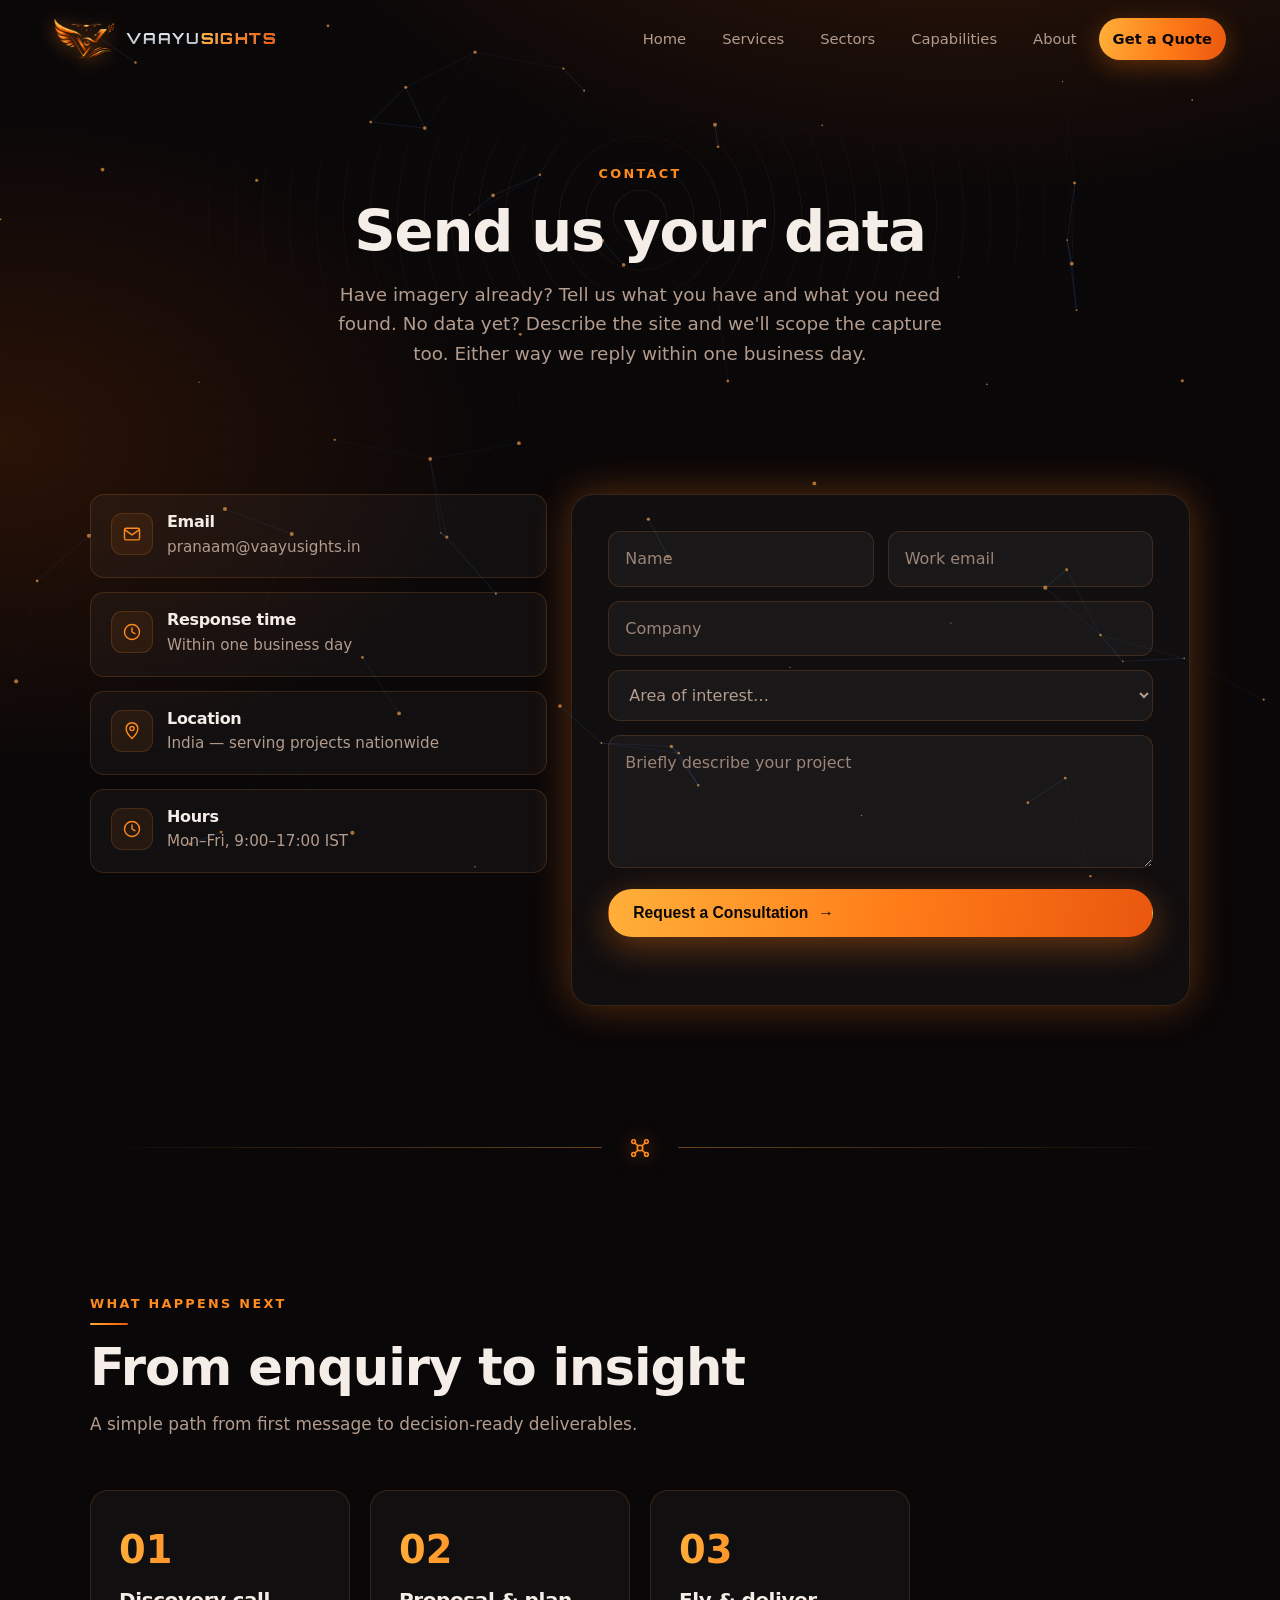
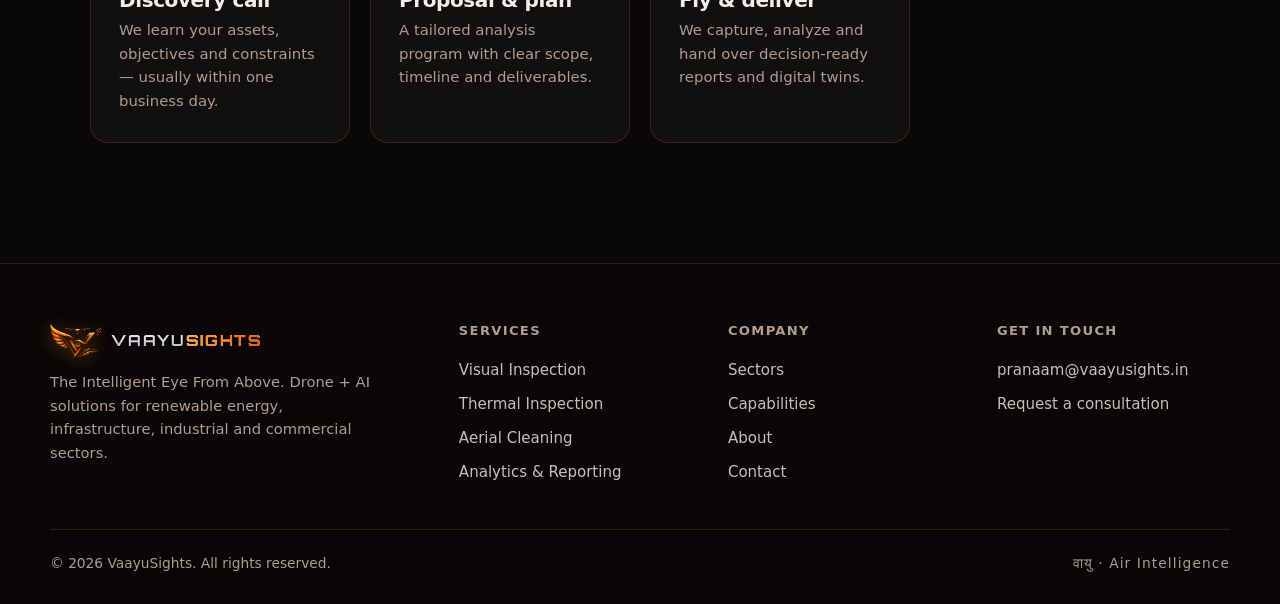
<file: contact.html>
<!DOCTYPE html>
<html lang="en">
<head>
  <meta charset="UTF-8" />
  <meta name="viewport" content="width=device-width, initial-scale=1.0" />
  <meta name="theme-color" content="#0a0708" />
  <title>Contact — VaayuSights</title>
  <meta name="description" content="Get in touch with VaayuSights for drone and AI-powered inspection, mapping and monitoring programs." />
  <link rel="canonical" href="https://vaayusights.in/contact.html" />

  <!-- Open Graph / social -->
  <meta property="og:type" content="website" />
  <meta property="og:site_name" content="VaayuSights" />
  <meta property="og:title" content="Contact — VaayuSights" />
  <meta property="og:description" content="Get in touch with VaayuSights for drone and AI-powered inspection, mapping and monitoring programs." />
  <meta property="og:url" content="https://vaayusights.in/contact.html" />
  <meta property="og:image" content="https://vaayusights.in/assets/og-image.png" />
  <meta property="og:image:width" content="1200" />
  <meta property="og:image:height" content="630" />
  <meta name="twitter:card" content="summary_large_image" />
  <meta name="twitter:title" content="Contact — VaayuSights" />
  <meta name="twitter:description" content="Get in touch with VaayuSights for drone and AI-powered inspection, mapping and monitoring programs." />
  <meta name="twitter:image" content="https://vaayusights.in/assets/og-image.png" />

  <link rel="stylesheet" href="styles.css" />
  <link rel="icon" type="image/png" href="assets/vaayusights-icon.png" />
  <link rel="apple-touch-icon" href="assets/apple-touch-icon.png" />
</head>
<body>
  <a class="skip-link" href="#top">Skip to content</a>
  <div class="scroll-prog" aria-hidden="true"></div>
  <!--SPRITE-->
  <svg xmlns="http://www.w3.org/2000/svg" style="position:absolute;width:0;height:0;overflow:hidden" aria-hidden="true"><defs>
    <symbol id="i-drone" viewBox="0 0 24 24"><circle cx="12" cy="12" r="3"/><path d="M9.6 9.6 6.4 6.4M14.4 9.6 17.6 6.4M9.6 14.4 6.4 17.6M14.4 14.4 17.6 17.6"/><circle cx="5" cy="5" r="2"/><circle cx="19" cy="5" r="2"/><circle cx="5" cy="19" r="2"/><circle cx="19" cy="19" r="2"/></symbol>
    <symbol id="i-eye" viewBox="0 0 24 24"><path d="M2 12s3.6-6 10-6 10 6 10 6-3.6 6-10 6S2 12 2 12Z"/><circle cx="12" cy="12" r="2.6"/></symbol>
    <symbol id="i-chip" viewBox="0 0 24 24"><rect x="7" y="7" width="10" height="10" rx="2"/><path d="M10 7V4M14 7V4M10 20v-3M14 20v-3M7 10H4M7 14H4M20 10h-3M20 14h-3"/></symbol>
    <symbol id="i-tag" viewBox="0 0 24 24"><path d="M3 11.5V4h7.5L21 14.5 14.5 21 3 11.5Z"/><circle cx="7.5" cy="7.5" r="1.3"/></symbol>
    <symbol id="i-thermal" viewBox="0 0 24 24"><path d="M10 13.6V5a2 2 0 1 1 4 0v8.6a4 4 0 1 1-4 0Z"/><path d="M12 9v5.5"/></symbol>
    <symbol id="i-map" viewBox="0 0 24 24"><path d="M9 4 3 6v14l6-2 6 2 6-2V4l-6 2-6-2Z"/><path d="M9 4v14M15 6v14"/></symbol>
    <symbol id="i-cube" viewBox="0 0 24 24"><path d="M12 2.5 20.5 7v10L12 21.5 3.5 17V7L12 2.5Z"/><path d="M12 2.5v19M20.5 7 12 12 3.5 7"/></symbol>
    <symbol id="i-camera" viewBox="0 0 24 24"><path d="M3 8h3l2-2h8l2 2h3v11H3V8Z"/><circle cx="12" cy="13" r="3.2"/></symbol>
    <symbol id="i-chart" viewBox="0 0 24 24"><path d="M4 4v16h16"/><path d="M8 20v-6M12 20v-9M16 20v-4"/></symbol>
    <symbol id="i-sun" viewBox="0 0 24 24"><circle cx="12" cy="12" r="4"/><path d="M12 2v2.5M12 19.5V22M2 12h2.5M19.5 12H22M4.9 4.9 6.7 6.7M17.3 17.3 19.1 19.1M19.1 4.9 17.3 6.7M6.7 17.3 4.9 19.1"/></symbol>
    <symbol id="i-layers" viewBox="0 0 24 24"><path d="M12 3 2.5 8 12 13l9.5-5L12 3Z"/><path d="M2.5 12 12 17l9.5-5M2.5 16 12 21l9.5-5"/></symbol>
    <symbol id="i-factory" viewBox="0 0 24 24"><path d="M3 21V10l6 4v-4l6 4V6l6 3v12H3Z"/><path d="M7 21v-3M12 21v-3M17 21v-3"/></symbol>
    <symbol id="i-building" viewBox="0 0 24 24"><path d="M4 21V4h10v17M14 21V9h6v12M3 21h18"/><path d="M7 8h3M7 12h3M7 16h3M17 13h1M17 17h1"/></symbol>
    <symbol id="i-shield" viewBox="0 0 24 24"><path d="M12 3 5 6v6c0 4 3 7 7 9 4-2 7-5 7-9V6l-7-3Z"/><path d="m9 12 2 2 4-4"/></symbol>
    <symbol id="i-target" viewBox="0 0 24 24"><circle cx="12" cy="12" r="8"/><circle cx="12" cy="12" r="4"/><circle cx="12" cy="12" r="1"/></symbol>
    <symbol id="i-network" viewBox="0 0 24 24"><circle cx="6" cy="12" r="2.5"/><circle cx="18" cy="6" r="2.5"/><circle cx="18" cy="18" r="2.5"/><path d="M8.3 10.9 15.7 7.1M8.3 13.1l7.4 3.8"/></symbol>
    <symbol id="i-compass" viewBox="0 0 24 24"><circle cx="12" cy="12" r="9"/><path d="m15.5 8.5-2.2 4.8L8.5 15.5l2.2-4.8L15.5 8.5Z"/></symbol>
    <symbol id="i-globe" viewBox="0 0 24 24"><circle cx="12" cy="12" r="9"/><path d="M3 12h18M12 3c3 3.2 3 14.8 0 18M12 3c-3 3.2-3 14.8 0 18"/></symbol>
    <symbol id="i-wind" viewBox="0 0 24 24"><path d="M12 12v9"/><path d="M12 12c0-3.2 4-4.2 4-7.4A3 3 0 0 0 10 4.6"/><path d="M12 12c-3.2 0-4.2-4-7.4-4A3 3 0 0 0 4.6 14"/><path d="M12 12c3.2 0 4.2 4 7.4 4A3 3 0 0 0 19.4 10"/></symbol>
    <symbol id="i-leaf" viewBox="0 0 24 24"><path d="M4 20c0-9 6-15 16-16 0 11-6 16-16 16Z"/><path d="M4 20C8 15 12 12 17 11"/></symbol>
    <symbol id="i-sliders" viewBox="0 0 24 24"><path d="M4 7h9M18 7h2M4 12h2M10 12h10M4 17h6M15 17h5"/><circle cx="15.5" cy="7" r="2"/><circle cx="7.5" cy="12" r="2"/><circle cx="12.5" cy="17" r="2"/></symbol>
    <symbol id="i-droplet" viewBox="0 0 24 24"><path d="M12 3s6.5 6.4 6.5 11A6.5 6.5 0 0 1 5.5 14C5.5 9.4 12 3 12 3Z"/></symbol>
    <symbol id="i-signal" viewBox="0 0 24 24"><path d="M4 19a16 16 0 0 1 16 0"/><path d="M7 19a10 10 0 0 1 10 0"/><path d="M10 19a4 4 0 0 1 4 0"/><circle cx="12" cy="19" r=".6"/></symbol>
    <symbol id="i-pulse" viewBox="0 0 24 24"><path d="M3 12h4l2-6 4 12 2-6h6"/></symbol>
    <symbol id="i-doc" viewBox="0 0 24 24"><path d="M6 3h8l4 4v14H6V3Z"/><path d="M14 3v4h4M9 13h6M9 17h4"/></symbol>
    <symbol id="i-bolt" viewBox="0 0 24 24"><path d="M13 2 4 14h6l-1 8 9-12h-6l1-8Z"/></symbol>
    <symbol id="i-link" viewBox="0 0 24 24"><path d="M9.5 14.5 14.5 9.5"/><path d="M11 6.7 12.6 5a3.6 3.6 0 0 1 5.1 5.1L16 11.9M13 17.3 11.4 19a3.6 3.6 0 0 1-5.1-5.1L8 12.1"/></symbol>
    <symbol id="i-mail" viewBox="0 0 24 24"><rect x="3" y="5" width="18" height="14" rx="2"/><path d="m3.5 7 8.5 6 8.5-6"/></symbol>
    <symbol id="i-phone" viewBox="0 0 24 24"><path d="M6 3h3l2 5-2.2 1.1a12 12 0 0 0 5.1 5.1L15 12l5 2v3a2 2 0 0 1-2.2 2A16 16 0 0 1 4 5.2 2 2 0 0 1 6 3Z"/></symbol>
    <symbol id="i-pin" viewBox="0 0 24 24"><path d="M12 21s7-6.5 7-12a7 7 0 1 0-14 0c0 5.5 7 12 7 12Z"/><circle cx="12" cy="9" r="2.5"/></symbol>
    <symbol id="i-clock" viewBox="0 0 24 24"><circle cx="12" cy="12" r="9"/><path d="M12 7v5l3.5 2"/></symbol>
    <symbol id="i-star" viewBox="0 0 24 24"><path d="M12 3.5l2.6 5.3 5.9.9-4.3 4.1 1 5.9L12 17l-5.2 2.7 1-5.9L3.5 9.7l5.9-.9L12 3.5Z"/></symbol>
  </defs></svg>
  <!--/SPRITE-->

  <!-- Animated aerial backdrop -->
  <canvas id="fieldCanvas" aria-hidden="true"></canvas>
  <div class="scanline" aria-hidden="true"></div>

  <!-- Navigation -->
  <header class="nav" id="nav">
    <a href="index.html" class="brand" aria-label="VaayuSights home">
      <img class="brand-img" src="assets/vaayusights-emblem.png" alt="" aria-hidden="true" width="60" height="40" />
      <span class="brand-text">Vaayu<b>Sights</b></span>
    </a>

    <nav class="nav-links" aria-label="Primary">
      <a href="index.html">Home</a>
      <a href="services.html">Services</a>
      <a href="sectors.html">Sectors</a>
      <a href="projects.html">Capabilities</a>
      <a href="about.html">About</a>
      <a href="contact.html" class="nav-cta">Get a Quote</a>
    </nav>

    <button class="nav-toggle" id="navToggle" aria-label="Toggle menu" aria-expanded="false">
      <span></span><span></span><span></span>
    </button>
  </header>

  <main id="top">

    <section class="page-hero">
      <span class="kicker reveal">Contact</span>
      <h1 class="reveal">Send us your data</h1>
      <p class="reveal">Have imagery already? Tell us what you have and what you need found. No data yet? Describe the site and we'll scope the capture too. Either way we reply within one business day.</p>
    </section>

    <section class="section contact-section">
      <h2 class="sr-only">Contact details and enquiry form</h2>
      <div class="contact-grid">
        <div class="contact-info reveal">
          <div class="info-card"><span class="info-ico"><svg class="ico" aria-hidden="true"><use href="#i-mail"/></svg></span><div><h3>Email</h3><a href="mailto:pranaam@vaayusights.in">pranaam@vaayusights.in</a></div></div>
          <div class="info-card"><span class="info-ico"><svg class="ico" aria-hidden="true"><use href="#i-clock"/></svg></span><div><h3>Response time</h3><span>Within one business day</span></div></div>
          <div class="info-card"><span class="info-ico"><svg class="ico" aria-hidden="true"><use href="#i-pin"/></svg></span><div><h3>Location</h3><span>India — serving projects nationwide</span></div></div>
          <div class="info-card"><span class="info-ico"><svg class="ico" aria-hidden="true"><use href="#i-clock"/></svg></span><div><h3>Hours</h3><span>Mon–Fri, 9:00–17:00 IST</span></div></div>
        </div>
        <div class="form-card reveal">
          <form class="cta-form" id="contactForm" novalidate>
            <div class="field"><input type="text" name="name" placeholder="Name" aria-label="Your name" required /></div>
            <div class="field"><input type="email" name="email" placeholder="Work email" aria-label="Work email" required /></div>
            <div class="field field-wide"><input type="text" name="company" placeholder="Company" aria-label="Company" /></div>
            <div class="field field-wide">
              <select name="interest" aria-label="Area of interest">
                <option value="">Area of interest…</option>
                <option>Analysis only — I already have the data</option>
                <optgroup label="Aerial operations">
                  <option>Visual Inspection</option>
                  <option>Thermal Inspection</option>
                  <option>Mapping &amp; Surveying</option>
                  <option>Aerial Cleaning</option>
                </optgroup>
                <optgroup label="Data &amp; intelligence">
                  <option>AI Imagery Analysis</option>
                  <option>Digital Twins</option>
                  <option>Analytics &amp; Reporting</option>
                  <option>AI/ML Data Annotation</option>
                </optgroup>
                <option>Other / not sure yet</option>
              </select>
            </div>
            <div class="field field-wide"><textarea name="message" rows="4" placeholder="Briefly describe your project" aria-label="Project details"></textarea></div>
            <!-- spam trap: real people never fill this in, bots usually do -->
            <input type="checkbox" name="botcheck" class="hp" tabindex="-1" autocomplete="off" aria-hidden="true" />
            <button type="submit" class="btn btn-primary field-wide" id="formSubmit">Request a Consultation <span aria-hidden="true">→</span></button>
            <p class="form-note" id="formNote" role="status" aria-live="polite"></p>
          </form>
        </div>
      </div>
    </section>

    <div class="divider reveal" aria-hidden="true"><span class="node"><svg class="ico" aria-hidden="true"><use href="#i-drone"/></svg></span></div>

    <section class="section">
      <div class="section-head reveal">
        <span class="kicker">What happens next</span>
        <h2>From enquiry to insight</h2>
        <p>A simple path from first message to decision-ready deliverables.</p>
      </div>
      <ol class="timeline">
        <li class="reveal"><span class="step">01</span><h3>Discovery call</h3><p>We learn your assets, objectives and constraints — usually within one business day.</p></li>
        <li class="reveal"><span class="step">02</span><h3>Proposal &amp; plan</h3><p>A tailored analysis program with clear scope, timeline and deliverables.</p></li>
        <li class="reveal"><span class="step">03</span><h3>Fly &amp; deliver</h3><p>We capture, analyze and hand over decision-ready reports and digital twins.</p></li>
      </ol>
    </section>
  </main>

  <button class="to-top" id="toTop" aria-label="Back to top">
    <svg viewBox="0 0 24 24" width="20" height="20" fill="none" stroke="currentColor" stroke-width="2" stroke-linecap="round" stroke-linejoin="round"><path d="M12 19V5M5 12l7-7 7 7"/></svg>
  </button>

  <footer class="footer">
    <div class="footer-top">
      <div class="footer-brand">
        <span class="brand-lockup">
          <img class="brand-img" src="assets/vaayusights-emblem.png" alt="VaayuSights logo" width="60" height="40" />
          <span class="brand-text">Vaayu<b>Sights</b></span>
        </span>
        <p>The Intelligent Eye From Above. Drone + AI solutions for renewable energy, infrastructure, industrial and commercial sectors.</p>
      </div>
      <div class="footer-col"><h2>Services</h2>
        <a href="services.html#visual-inspection">Visual Inspection</a><a href="services.html#thermal">Thermal Inspection</a>
        <a href="services.html#cleaning">Aerial Cleaning</a><a href="services.html#analytics">Analytics &amp; Reporting</a></div>
      <div class="footer-col"><h2>Company</h2>
        <a href="sectors.html">Sectors</a><a href="projects.html">Capabilities</a>
        <a href="about.html">About</a><a href="contact.html">Contact</a></div>
      <div class="footer-col"><h2>Get in touch</h2>
        <a href="mailto:pranaam@vaayusights.in">pranaam@vaayusights.in</a>
        <a href="contact.html">Request a consultation</a></div>
    </div>
    <div class="footer-bottom">
      <span>© <span id="year"></span> VaayuSights. All rights reserved.</span>
      <span class="foot-tag">वायु · Air Intelligence</span>
    </div>
  </footer>

  <script src="script.js" defer></script>
</body>
</html>
</file>
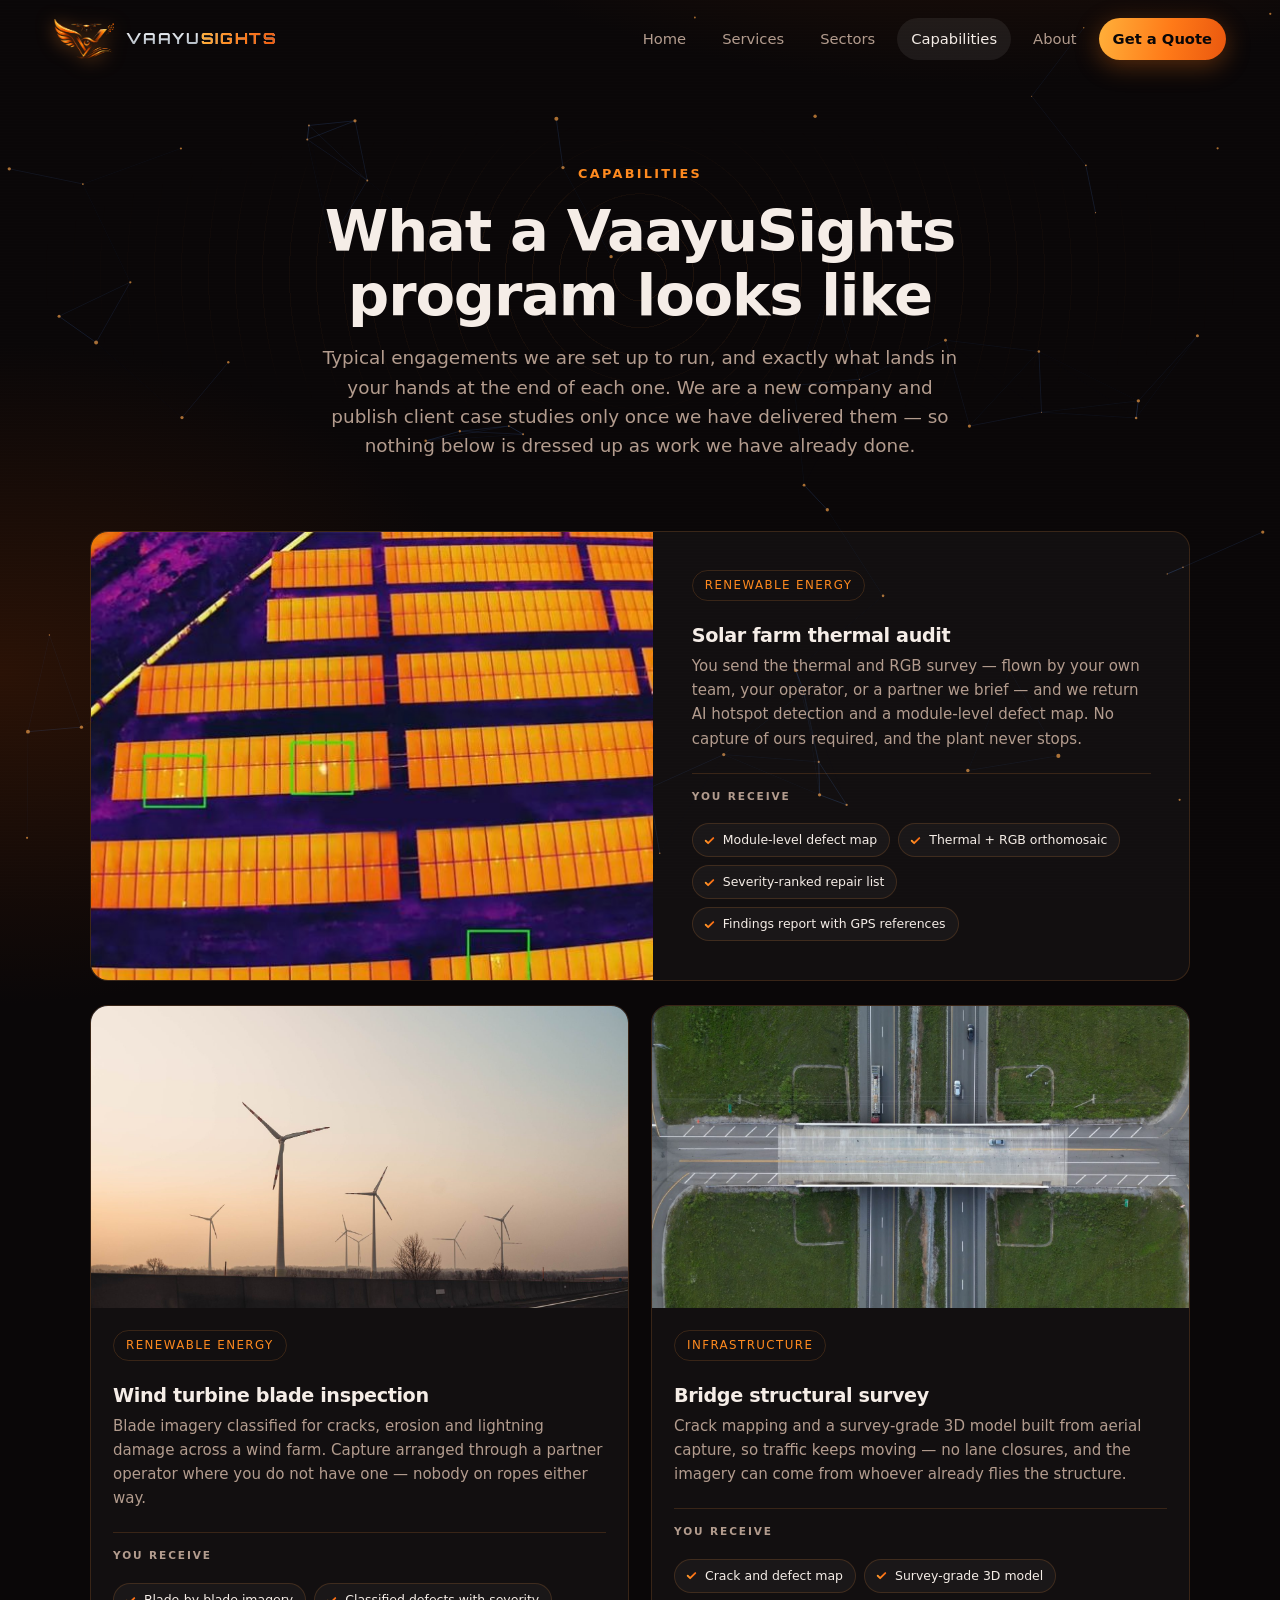
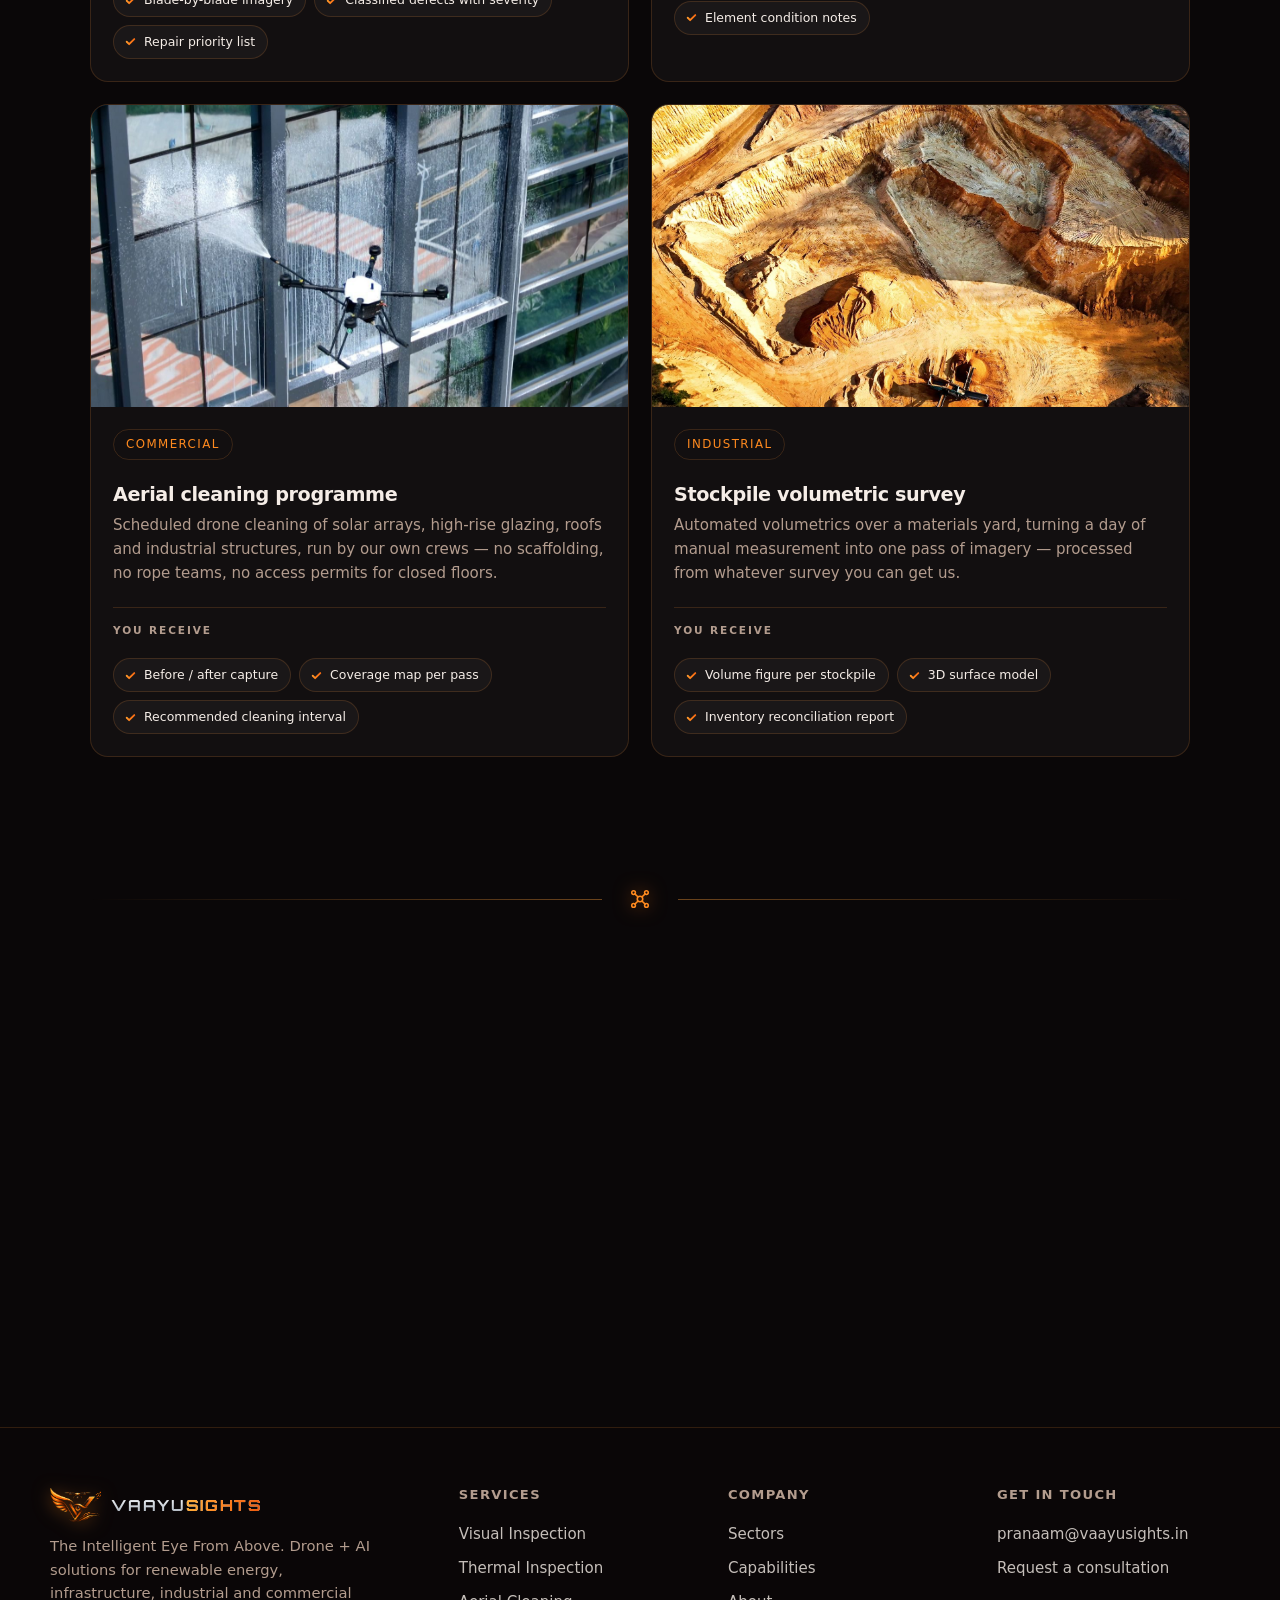
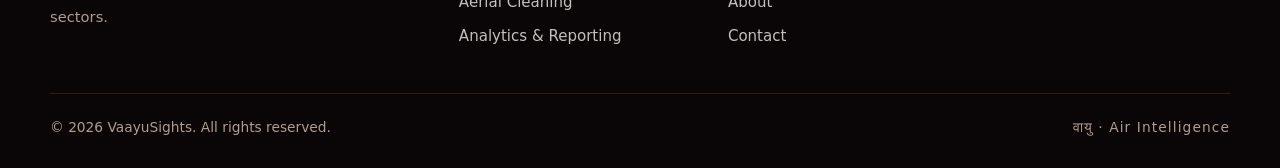
<file: projects.html>
<!DOCTYPE html>
<html lang="en">
<head>
  <meta charset="UTF-8" />
  <meta name="viewport" content="width=device-width, initial-scale=1.0" />
  <meta name="theme-color" content="#0a0708" />
  <title>Capabilities — VaayuSights</title>
  <meta name="description" content="What a VaayuSights engagement delivers — thermal audits, blade inspection, bridge surveys and volumetrics run on your aerial data, plus our own aerial cleaning, and exactly what you receive." />
  <link rel="canonical" href="https://vaayusights.in/projects.html" />

  <!-- Open Graph / social -->
  <meta property="og:type" content="website" />
  <meta property="og:site_name" content="VaayuSights" />
  <meta property="og:title" content="Capabilities — VaayuSights" />
  <meta property="og:description" content="What a VaayuSights engagement delivers — thermal audits, blade inspection, bridge surveys and volumetrics run on your aerial data, plus our own aerial cleaning, and exactly what you receive." />
  <meta property="og:url" content="https://vaayusights.in/projects.html" />
  <meta property="og:image" content="https://vaayusights.in/assets/og-image.png" />
  <meta property="og:image:width" content="1200" />
  <meta property="og:image:height" content="630" />
  <meta name="twitter:card" content="summary_large_image" />
  <meta name="twitter:title" content="Capabilities — VaayuSights" />
  <meta name="twitter:description" content="What a VaayuSights engagement delivers — thermal audits, blade inspection, bridge surveys and volumetrics run on your aerial data, plus our own aerial cleaning, and exactly what you receive." />
  <meta name="twitter:image" content="https://vaayusights.in/assets/og-image.png" />

  <link rel="stylesheet" href="styles.css" />
  <link rel="icon" type="image/png" href="assets/vaayusights-icon.png" />
  <link rel="apple-touch-icon" href="assets/apple-touch-icon.png" />
</head>
<body>
  <a class="skip-link" href="#top">Skip to content</a>
  <div class="scroll-prog" aria-hidden="true"></div>
  <!--SPRITE-->
  <svg xmlns="http://www.w3.org/2000/svg" style="position:absolute;width:0;height:0;overflow:hidden" aria-hidden="true"><defs>
    <symbol id="i-drone" viewBox="0 0 24 24"><circle cx="12" cy="12" r="3"/><path d="M9.6 9.6 6.4 6.4M14.4 9.6 17.6 6.4M9.6 14.4 6.4 17.6M14.4 14.4 17.6 17.6"/><circle cx="5" cy="5" r="2"/><circle cx="19" cy="5" r="2"/><circle cx="5" cy="19" r="2"/><circle cx="19" cy="19" r="2"/></symbol>
    <symbol id="i-eye" viewBox="0 0 24 24"><path d="M2 12s3.6-6 10-6 10 6 10 6-3.6 6-10 6S2 12 2 12Z"/><circle cx="12" cy="12" r="2.6"/></symbol>
    <symbol id="i-chip" viewBox="0 0 24 24"><rect x="7" y="7" width="10" height="10" rx="2"/><path d="M10 7V4M14 7V4M10 20v-3M14 20v-3M7 10H4M7 14H4M20 10h-3M20 14h-3"/></symbol>
    <symbol id="i-tag" viewBox="0 0 24 24"><path d="M3 11.5V4h7.5L21 14.5 14.5 21 3 11.5Z"/><circle cx="7.5" cy="7.5" r="1.3"/></symbol>
    <symbol id="i-thermal" viewBox="0 0 24 24"><path d="M10 13.6V5a2 2 0 1 1 4 0v8.6a4 4 0 1 1-4 0Z"/><path d="M12 9v5.5"/></symbol>
    <symbol id="i-map" viewBox="0 0 24 24"><path d="M9 4 3 6v14l6-2 6 2 6-2V4l-6 2-6-2Z"/><path d="M9 4v14M15 6v14"/></symbol>
    <symbol id="i-cube" viewBox="0 0 24 24"><path d="M12 2.5 20.5 7v10L12 21.5 3.5 17V7L12 2.5Z"/><path d="M12 2.5v19M20.5 7 12 12 3.5 7"/></symbol>
    <symbol id="i-camera" viewBox="0 0 24 24"><path d="M3 8h3l2-2h8l2 2h3v11H3V8Z"/><circle cx="12" cy="13" r="3.2"/></symbol>
    <symbol id="i-chart" viewBox="0 0 24 24"><path d="M4 4v16h16"/><path d="M8 20v-6M12 20v-9M16 20v-4"/></symbol>
    <symbol id="i-sun" viewBox="0 0 24 24"><circle cx="12" cy="12" r="4"/><path d="M12 2v2.5M12 19.5V22M2 12h2.5M19.5 12H22M4.9 4.9 6.7 6.7M17.3 17.3 19.1 19.1M19.1 4.9 17.3 6.7M6.7 17.3 4.9 19.1"/></symbol>
    <symbol id="i-layers" viewBox="0 0 24 24"><path d="M12 3 2.5 8 12 13l9.5-5L12 3Z"/><path d="M2.5 12 12 17l9.5-5M2.5 16 12 21l9.5-5"/></symbol>
    <symbol id="i-factory" viewBox="0 0 24 24"><path d="M3 21V10l6 4v-4l6 4V6l6 3v12H3Z"/><path d="M7 21v-3M12 21v-3M17 21v-3"/></symbol>
    <symbol id="i-building" viewBox="0 0 24 24"><path d="M4 21V4h10v17M14 21V9h6v12M3 21h18"/><path d="M7 8h3M7 12h3M7 16h3M17 13h1M17 17h1"/></symbol>
    <symbol id="i-shield" viewBox="0 0 24 24"><path d="M12 3 5 6v6c0 4 3 7 7 9 4-2 7-5 7-9V6l-7-3Z"/><path d="m9 12 2 2 4-4"/></symbol>
    <symbol id="i-target" viewBox="0 0 24 24"><circle cx="12" cy="12" r="8"/><circle cx="12" cy="12" r="4"/><circle cx="12" cy="12" r="1"/></symbol>
    <symbol id="i-network" viewBox="0 0 24 24"><circle cx="6" cy="12" r="2.5"/><circle cx="18" cy="6" r="2.5"/><circle cx="18" cy="18" r="2.5"/><path d="M8.3 10.9 15.7 7.1M8.3 13.1l7.4 3.8"/></symbol>
    <symbol id="i-compass" viewBox="0 0 24 24"><circle cx="12" cy="12" r="9"/><path d="m15.5 8.5-2.2 4.8L8.5 15.5l2.2-4.8L15.5 8.5Z"/></symbol>
    <symbol id="i-globe" viewBox="0 0 24 24"><circle cx="12" cy="12" r="9"/><path d="M3 12h18M12 3c3 3.2 3 14.8 0 18M12 3c-3 3.2-3 14.8 0 18"/></symbol>
    <symbol id="i-wind" viewBox="0 0 24 24"><path d="M12 12v9"/><path d="M12 12c0-3.2 4-4.2 4-7.4A3 3 0 0 0 10 4.6"/><path d="M12 12c-3.2 0-4.2-4-7.4-4A3 3 0 0 0 4.6 14"/><path d="M12 12c3.2 0 4.2 4 7.4 4A3 3 0 0 0 19.4 10"/></symbol>
    <symbol id="i-leaf" viewBox="0 0 24 24"><path d="M4 20c0-9 6-15 16-16 0 11-6 16-16 16Z"/><path d="M4 20C8 15 12 12 17 11"/></symbol>
    <symbol id="i-sliders" viewBox="0 0 24 24"><path d="M4 7h9M18 7h2M4 12h2M10 12h10M4 17h6M15 17h5"/><circle cx="15.5" cy="7" r="2"/><circle cx="7.5" cy="12" r="2"/><circle cx="12.5" cy="17" r="2"/></symbol>
    <symbol id="i-droplet" viewBox="0 0 24 24"><path d="M12 3s6.5 6.4 6.5 11A6.5 6.5 0 0 1 5.5 14C5.5 9.4 12 3 12 3Z"/></symbol>
    <symbol id="i-signal" viewBox="0 0 24 24"><path d="M4 19a16 16 0 0 1 16 0"/><path d="M7 19a10 10 0 0 1 10 0"/><path d="M10 19a4 4 0 0 1 4 0"/><circle cx="12" cy="19" r=".6"/></symbol>
    <symbol id="i-pulse" viewBox="0 0 24 24"><path d="M3 12h4l2-6 4 12 2-6h6"/></symbol>
    <symbol id="i-doc" viewBox="0 0 24 24"><path d="M6 3h8l4 4v14H6V3Z"/><path d="M14 3v4h4M9 13h6M9 17h4"/></symbol>
    <symbol id="i-bolt" viewBox="0 0 24 24"><path d="M13 2 4 14h6l-1 8 9-12h-6l1-8Z"/></symbol>
    <symbol id="i-link" viewBox="0 0 24 24"><path d="M9.5 14.5 14.5 9.5"/><path d="M11 6.7 12.6 5a3.6 3.6 0 0 1 5.1 5.1L16 11.9M13 17.3 11.4 19a3.6 3.6 0 0 1-5.1-5.1L8 12.1"/></symbol>
    <symbol id="i-mail" viewBox="0 0 24 24"><rect x="3" y="5" width="18" height="14" rx="2"/><path d="m3.5 7 8.5 6 8.5-6"/></symbol>
    <symbol id="i-phone" viewBox="0 0 24 24"><path d="M6 3h3l2 5-2.2 1.1a12 12 0 0 0 5.1 5.1L15 12l5 2v3a2 2 0 0 1-2.2 2A16 16 0 0 1 4 5.2 2 2 0 0 1 6 3Z"/></symbol>
    <symbol id="i-pin" viewBox="0 0 24 24"><path d="M12 21s7-6.5 7-12a7 7 0 1 0-14 0c0 5.5 7 12 7 12Z"/><circle cx="12" cy="9" r="2.5"/></symbol>
    <symbol id="i-clock" viewBox="0 0 24 24"><circle cx="12" cy="12" r="9"/><path d="M12 7v5l3.5 2"/></symbol>
    <symbol id="i-star" viewBox="0 0 24 24"><path d="M12 3.5l2.6 5.3 5.9.9-4.3 4.1 1 5.9L12 17l-5.2 2.7 1-5.9L3.5 9.7l5.9-.9L12 3.5Z"/></symbol>
  </defs></svg>
  <!--/SPRITE-->

  <!-- Animated aerial backdrop -->
  <canvas id="fieldCanvas" aria-hidden="true"></canvas>
  <div class="scanline" aria-hidden="true"></div>

  <!-- Navigation -->
  <header class="nav" id="nav">
    <a href="index.html" class="brand" aria-label="VaayuSights home">
      <img class="brand-img" src="assets/vaayusights-emblem.png" alt="" aria-hidden="true" width="60" height="40" />
      <span class="brand-text">Vaayu<b>Sights</b></span>
    </a>

    <nav class="nav-links" aria-label="Primary">
      <a href="index.html">Home</a>
      <a href="services.html">Services</a>
      <a href="sectors.html">Sectors</a>
      <a href="projects.html" class="active">Capabilities</a>
      <a href="about.html">About</a>
      <a href="contact.html" class="nav-cta">Get a Quote</a>
    </nav>

    <button class="nav-toggle" id="navToggle" aria-label="Toggle menu" aria-expanded="false">
      <span></span><span></span><span></span>
    </button>
  </header>

  <main id="top">

    <section class="page-hero">
      <span class="kicker reveal">Capabilities</span>
      <h1 class="reveal">What a VaayuSights program looks like</h1>
      <p class="reveal">Typical engagements we are set up to run, and exactly what lands in your hands at the end of each one. We are a new company and publish client case studies only once we have delivered them — so nothing below is dressed up as work we have already done.</p>
    </section>

    <section class="section projects-top">
      <h2 class="sr-only">Typical engagements</h2>
      <article class="case-featured reveal">
        <div class="case-img shot-img" style="--a:#0a2a46;--b:#08182e"><svg class="ico" aria-hidden="true"><use href="#i-thermal"/></svg><img class="ph" src="assets/photos/thermal-detect.jpg" alt="Aerial thermal survey of a solar farm with hotspots boxed by the detection model" loading="lazy" /></div>
        <div class="case-body">
          <span class="sector-tag">Renewable Energy</span>
          <h3>Solar farm thermal audit</h3>
          <p>You send the thermal and RGB survey — flown by your own team, your operator, or a partner we brief — and we return AI hotspot detection and a module-level defect map. No capture of ours required, and the plant never stops.</p>
          <p class="deliv-label">You receive</p>
          <ul class="case-deliverables">
            <li>Module-level defect map</li>
            <li>Thermal + RGB orthomosaic</li>
            <li>Severity-ranked repair list</li>
            <li>Findings report with GPS references</li>
          </ul>
        </div>
      </article>

      <div class="cases">
        <article class="case reveal">
          <div class="case-img shot-img" style="--a:#0b2350;--b:#0a1630"><svg class="ico" aria-hidden="true"><use href="#i-wind"/></svg><img class="ph" src="assets/photos/wind.jpg" alt="Wind turbines in a field" loading="lazy" /></div>
          <div class="case-body">
            <span class="sector-tag">Renewable Energy</span>
            <h3>Wind turbine blade inspection</h3>
            <p>Blade imagery classified for cracks, erosion and lightning damage across a wind farm. Capture arranged through a partner operator where you do not have one — nobody on ropes either way.</p>
            <p class="deliv-label">You receive</p>
            <ul class="case-deliverables"><li>Blade-by-blade imagery</li><li>Classified defects with severity</li><li>Repair priority list</li></ul>
          </div>
        </article>
        <article class="case reveal">
          <div class="case-img shot-img" style="--a:#141a44;--b:#0b1030"><svg class="ico" aria-hidden="true"><use href="#i-layers"/></svg><img class="ph" src="assets/photos/bridge.jpg" alt="Aerial view of a highway bridge" loading="lazy" /></div>
          <div class="case-body">
            <span class="sector-tag">Infrastructure</span>
            <h3>Bridge structural survey</h3>
            <p>Crack mapping and a survey-grade 3D model built from aerial capture, so traffic keeps moving — no lane closures, and the imagery can come from whoever already flies the structure.</p>
            <p class="deliv-label">You receive</p>
            <ul class="case-deliverables"><li>Crack and defect map</li><li>Survey-grade 3D model</li><li>Element condition notes</li></ul>
          </div>
        </article>
        <article class="case reveal">
          <div class="case-img shot-img" style="--a:#123048;--b:#0b1826"><svg class="ico" aria-hidden="true"><use href="#i-droplet"/></svg><img class="ph" src="assets/photos/cleaning-facade.jpg" alt="Drone washing the glass facade of a high-rise" loading="lazy" /></div>
          <div class="case-body">
            <span class="sector-tag">Commercial</span>
            <h3>Aerial cleaning programme</h3>
            <p>Scheduled drone cleaning of solar arrays, high-rise glazing, roofs and industrial structures, run by our own crews — no scaffolding, no rope teams, no access permits for closed floors.</p>
            <p class="deliv-label">You receive</p>
            <ul class="case-deliverables"><li>Before / after capture</li><li>Coverage map per pass</li><li>Recommended cleaning interval</li></ul>
          </div>
        </article>
        <article class="case reveal">
          <div class="case-img shot-img" style="--a:#0a2440;--b:#0a1530"><svg class="ico" aria-hidden="true"><use href="#i-cube"/></svg><img class="ph" src="assets/photos/stockpile.jpg" alt="Aerial view of an open-pit mine" loading="lazy" /></div>
          <div class="case-body">
            <span class="sector-tag">Industrial</span>
            <h3>Stockpile volumetric survey</h3>
            <p>Automated volumetrics over a materials yard, turning a day of manual measurement into one pass of imagery — processed from whatever survey you can get us.</p>
            <p class="deliv-label">You receive</p>
            <ul class="case-deliverables"><li>Volume figure per stockpile</li><li>3D surface model</li><li>Inventory reconciliation report</li></ul>
          </div>
        </article>
      </div>
    </section>

    <div class="divider reveal" aria-hidden="true"><span class="node"><svg class="ico" aria-hidden="true"><use href="#i-drone"/></svg></span></div>


    <section class="section cta-band-wrap">
      <div class="cta-band reveal">
        <div>
          <h2>Ready to see your assets from a new altitude?</h2>
          <p>Send us data you already have, or tell us about the site — we'll design the program around it.</p>
        </div>
        <a href="contact.html" class="btn btn-primary">Get a Quote <span aria-hidden="true">→</span></a>
      </div>
    </section>
  </main>

  <button class="to-top" id="toTop" aria-label="Back to top">
    <svg viewBox="0 0 24 24" width="20" height="20" fill="none" stroke="currentColor" stroke-width="2" stroke-linecap="round" stroke-linejoin="round"><path d="M12 19V5M5 12l7-7 7 7"/></svg>
  </button>

  <footer class="footer">
    <div class="footer-top">
      <div class="footer-brand">
        <span class="brand-lockup">
          <img class="brand-img" src="assets/vaayusights-emblem.png" alt="VaayuSights logo" width="60" height="40" />
          <span class="brand-text">Vaayu<b>Sights</b></span>
        </span>
        <p>The Intelligent Eye From Above. Drone + AI solutions for renewable energy, infrastructure, industrial and commercial sectors.</p>
      </div>
      <div class="footer-col"><h2>Services</h2>
        <a href="services.html#visual-inspection">Visual Inspection</a><a href="services.html#thermal">Thermal Inspection</a>
        <a href="services.html#cleaning">Aerial Cleaning</a><a href="services.html#analytics">Analytics &amp; Reporting</a></div>
      <div class="footer-col"><h2>Company</h2>
        <a href="sectors.html">Sectors</a><a href="projects.html">Capabilities</a>
        <a href="about.html">About</a><a href="contact.html">Contact</a></div>
      <div class="footer-col"><h2>Get in touch</h2>
        <a href="mailto:pranaam@vaayusights.in">pranaam@vaayusights.in</a>
        <a href="contact.html">Request a consultation</a></div>
    </div>
    <div class="footer-bottom">
      <span>© <span id="year"></span> VaayuSights. All rights reserved.</span>
      <span class="foot-tag">वायु · Air Intelligence</span>
    </div>
  </footer>

  <script src="script.js" defer></script>
</body>
</html>
</file>
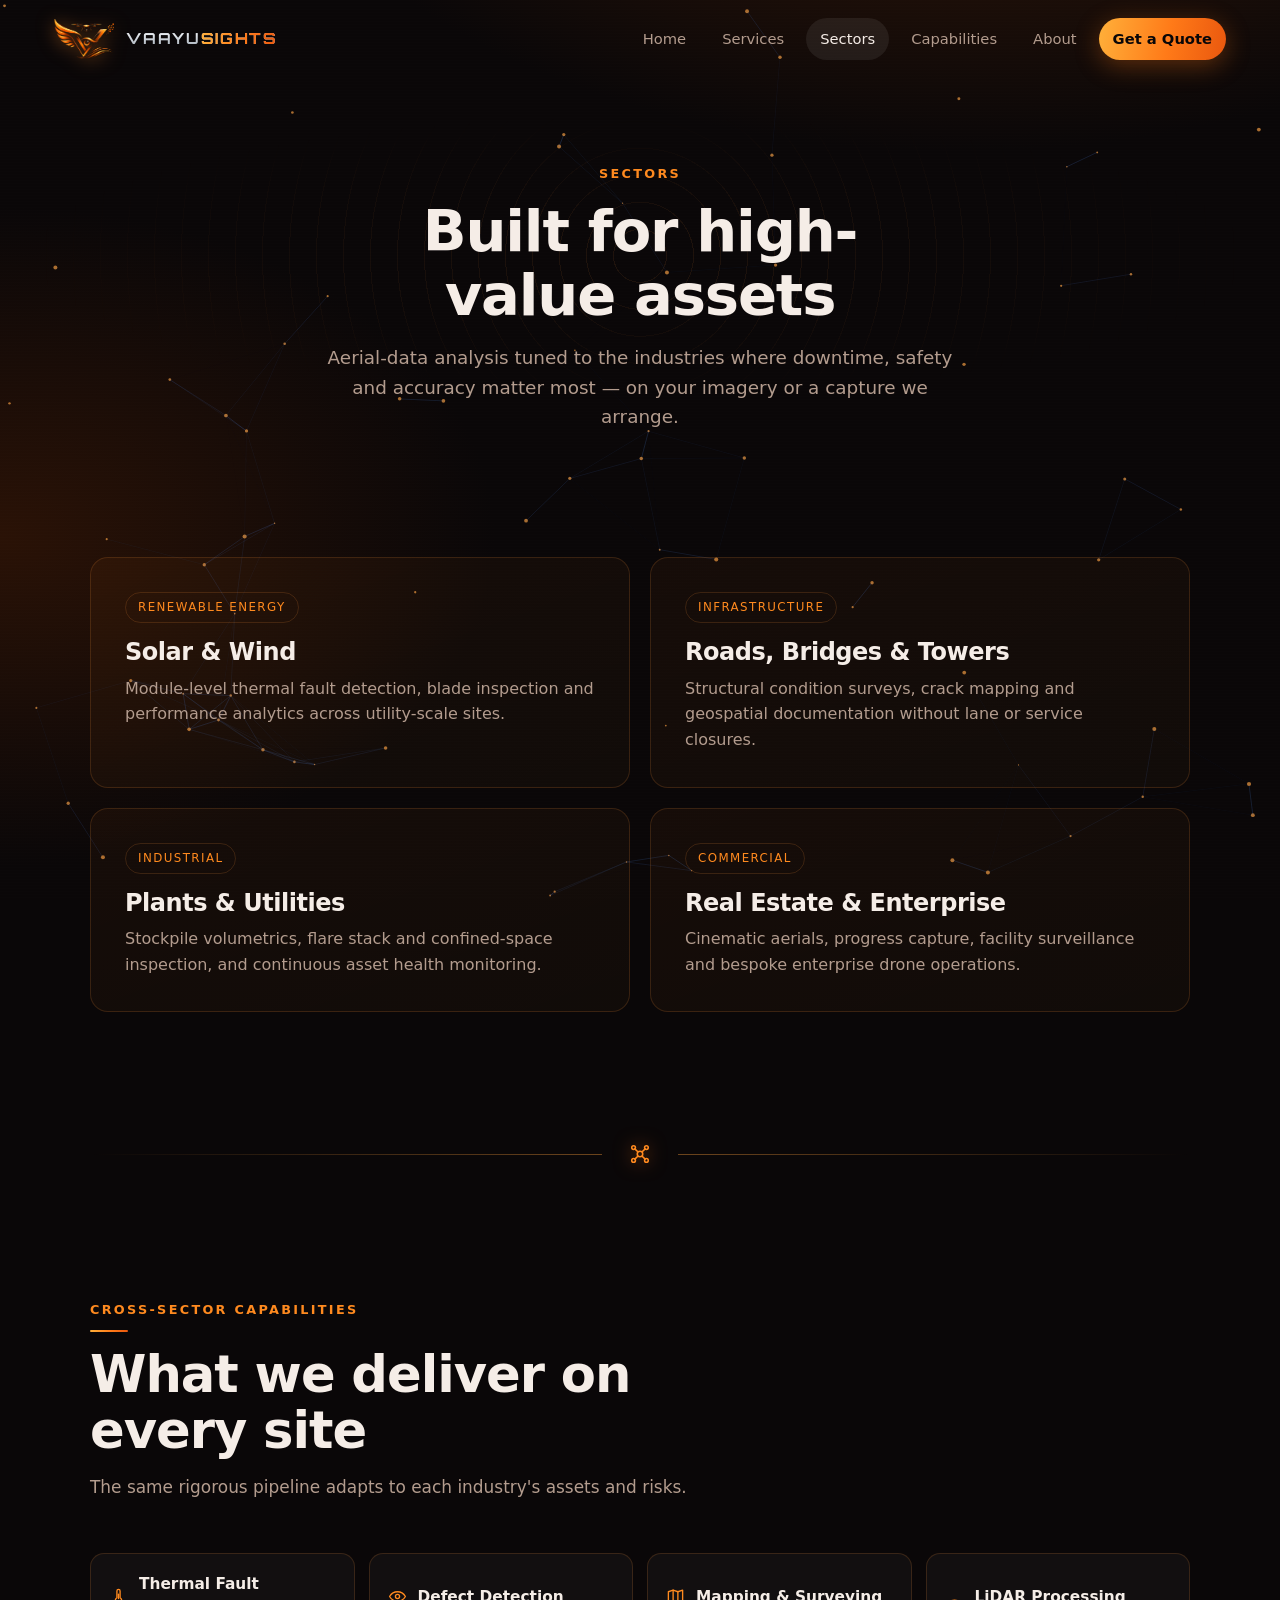
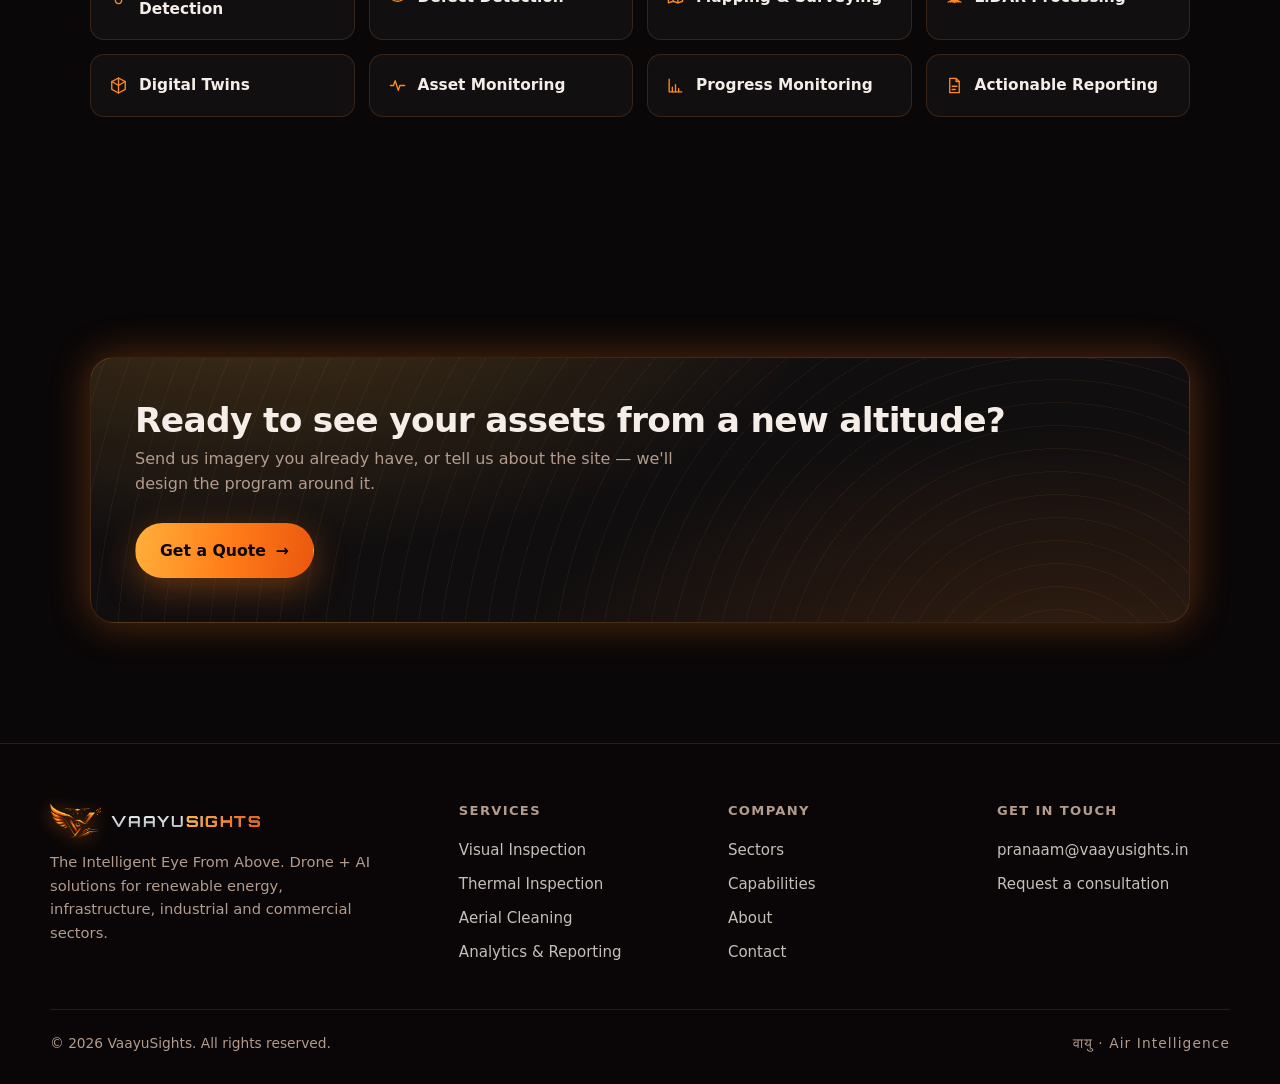
<file: sectors.html>
<!DOCTYPE html>
<html lang="en">
<head>
  <meta charset="UTF-8" />
  <meta name="viewport" content="width=device-width, initial-scale=1.0" />
  <meta name="theme-color" content="#0a0708" />
  <title>Sectors — VaayuSights</title>
  <meta name="description" content="Aerial-data analysis for renewable energy, infrastructure, industrial and commercial sectors — on your imagery or a capture we arrange." />
  <link rel="canonical" href="https://vaayusights.in/sectors.html" />

  <!-- Open Graph / social -->
  <meta property="og:type" content="website" />
  <meta property="og:site_name" content="VaayuSights" />
  <meta property="og:title" content="Sectors — VaayuSights" />
  <meta property="og:description" content="Aerial-data analysis for renewable energy, infrastructure, industrial and commercial sectors — on your imagery or a capture we arrange." />
  <meta property="og:url" content="https://vaayusights.in/sectors.html" />
  <meta property="og:image" content="https://vaayusights.in/assets/og-image.png" />
  <meta property="og:image:width" content="1200" />
  <meta property="og:image:height" content="630" />
  <meta name="twitter:card" content="summary_large_image" />
  <meta name="twitter:title" content="Sectors — VaayuSights" />
  <meta name="twitter:description" content="Aerial-data analysis for renewable energy, infrastructure, industrial and commercial sectors — on your imagery or a capture we arrange." />
  <meta name="twitter:image" content="https://vaayusights.in/assets/og-image.png" />

  <link rel="stylesheet" href="styles.css" />
  <link rel="icon" type="image/png" href="assets/vaayusights-icon.png" />
  <link rel="apple-touch-icon" href="assets/apple-touch-icon.png" />
</head>
<body>
  <a class="skip-link" href="#top">Skip to content</a>
  <div class="scroll-prog" aria-hidden="true"></div>
  <!--SPRITE-->
  <svg xmlns="http://www.w3.org/2000/svg" style="position:absolute;width:0;height:0;overflow:hidden" aria-hidden="true"><defs>
    <symbol id="i-drone" viewBox="0 0 24 24"><circle cx="12" cy="12" r="3"/><path d="M9.6 9.6 6.4 6.4M14.4 9.6 17.6 6.4M9.6 14.4 6.4 17.6M14.4 14.4 17.6 17.6"/><circle cx="5" cy="5" r="2"/><circle cx="19" cy="5" r="2"/><circle cx="5" cy="19" r="2"/><circle cx="19" cy="19" r="2"/></symbol>
    <symbol id="i-eye" viewBox="0 0 24 24"><path d="M2 12s3.6-6 10-6 10 6 10 6-3.6 6-10 6S2 12 2 12Z"/><circle cx="12" cy="12" r="2.6"/></symbol>
    <symbol id="i-chip" viewBox="0 0 24 24"><rect x="7" y="7" width="10" height="10" rx="2"/><path d="M10 7V4M14 7V4M10 20v-3M14 20v-3M7 10H4M7 14H4M20 10h-3M20 14h-3"/></symbol>
    <symbol id="i-tag" viewBox="0 0 24 24"><path d="M3 11.5V4h7.5L21 14.5 14.5 21 3 11.5Z"/><circle cx="7.5" cy="7.5" r="1.3"/></symbol>
    <symbol id="i-thermal" viewBox="0 0 24 24"><path d="M10 13.6V5a2 2 0 1 1 4 0v8.6a4 4 0 1 1-4 0Z"/><path d="M12 9v5.5"/></symbol>
    <symbol id="i-map" viewBox="0 0 24 24"><path d="M9 4 3 6v14l6-2 6 2 6-2V4l-6 2-6-2Z"/><path d="M9 4v14M15 6v14"/></symbol>
    <symbol id="i-cube" viewBox="0 0 24 24"><path d="M12 2.5 20.5 7v10L12 21.5 3.5 17V7L12 2.5Z"/><path d="M12 2.5v19M20.5 7 12 12 3.5 7"/></symbol>
    <symbol id="i-camera" viewBox="0 0 24 24"><path d="M3 8h3l2-2h8l2 2h3v11H3V8Z"/><circle cx="12" cy="13" r="3.2"/></symbol>
    <symbol id="i-chart" viewBox="0 0 24 24"><path d="M4 4v16h16"/><path d="M8 20v-6M12 20v-9M16 20v-4"/></symbol>
    <symbol id="i-sun" viewBox="0 0 24 24"><circle cx="12" cy="12" r="4"/><path d="M12 2v2.5M12 19.5V22M2 12h2.5M19.5 12H22M4.9 4.9 6.7 6.7M17.3 17.3 19.1 19.1M19.1 4.9 17.3 6.7M6.7 17.3 4.9 19.1"/></symbol>
    <symbol id="i-layers" viewBox="0 0 24 24"><path d="M12 3 2.5 8 12 13l9.5-5L12 3Z"/><path d="M2.5 12 12 17l9.5-5M2.5 16 12 21l9.5-5"/></symbol>
    <symbol id="i-factory" viewBox="0 0 24 24"><path d="M3 21V10l6 4v-4l6 4V6l6 3v12H3Z"/><path d="M7 21v-3M12 21v-3M17 21v-3"/></symbol>
    <symbol id="i-building" viewBox="0 0 24 24"><path d="M4 21V4h10v17M14 21V9h6v12M3 21h18"/><path d="M7 8h3M7 12h3M7 16h3M17 13h1M17 17h1"/></symbol>
    <symbol id="i-shield" viewBox="0 0 24 24"><path d="M12 3 5 6v6c0 4 3 7 7 9 4-2 7-5 7-9V6l-7-3Z"/><path d="m9 12 2 2 4-4"/></symbol>
    <symbol id="i-target" viewBox="0 0 24 24"><circle cx="12" cy="12" r="8"/><circle cx="12" cy="12" r="4"/><circle cx="12" cy="12" r="1"/></symbol>
    <symbol id="i-network" viewBox="0 0 24 24"><circle cx="6" cy="12" r="2.5"/><circle cx="18" cy="6" r="2.5"/><circle cx="18" cy="18" r="2.5"/><path d="M8.3 10.9 15.7 7.1M8.3 13.1l7.4 3.8"/></symbol>
    <symbol id="i-compass" viewBox="0 0 24 24"><circle cx="12" cy="12" r="9"/><path d="m15.5 8.5-2.2 4.8L8.5 15.5l2.2-4.8L15.5 8.5Z"/></symbol>
    <symbol id="i-globe" viewBox="0 0 24 24"><circle cx="12" cy="12" r="9"/><path d="M3 12h18M12 3c3 3.2 3 14.8 0 18M12 3c-3 3.2-3 14.8 0 18"/></symbol>
    <symbol id="i-wind" viewBox="0 0 24 24"><path d="M12 12v9"/><path d="M12 12c0-3.2 4-4.2 4-7.4A3 3 0 0 0 10 4.6"/><path d="M12 12c-3.2 0-4.2-4-7.4-4A3 3 0 0 0 4.6 14"/><path d="M12 12c3.2 0 4.2 4 7.4 4A3 3 0 0 0 19.4 10"/></symbol>
    <symbol id="i-leaf" viewBox="0 0 24 24"><path d="M4 20c0-9 6-15 16-16 0 11-6 16-16 16Z"/><path d="M4 20C8 15 12 12 17 11"/></symbol>
    <symbol id="i-sliders" viewBox="0 0 24 24"><path d="M4 7h9M18 7h2M4 12h2M10 12h10M4 17h6M15 17h5"/><circle cx="15.5" cy="7" r="2"/><circle cx="7.5" cy="12" r="2"/><circle cx="12.5" cy="17" r="2"/></symbol>
    <symbol id="i-droplet" viewBox="0 0 24 24"><path d="M12 3s6.5 6.4 6.5 11A6.5 6.5 0 0 1 5.5 14C5.5 9.4 12 3 12 3Z"/></symbol>
    <symbol id="i-signal" viewBox="0 0 24 24"><path d="M4 19a16 16 0 0 1 16 0"/><path d="M7 19a10 10 0 0 1 10 0"/><path d="M10 19a4 4 0 0 1 4 0"/><circle cx="12" cy="19" r=".6"/></symbol>
    <symbol id="i-pulse" viewBox="0 0 24 24"><path d="M3 12h4l2-6 4 12 2-6h6"/></symbol>
    <symbol id="i-doc" viewBox="0 0 24 24"><path d="M6 3h8l4 4v14H6V3Z"/><path d="M14 3v4h4M9 13h6M9 17h4"/></symbol>
    <symbol id="i-bolt" viewBox="0 0 24 24"><path d="M13 2 4 14h6l-1 8 9-12h-6l1-8Z"/></symbol>
    <symbol id="i-link" viewBox="0 0 24 24"><path d="M9.5 14.5 14.5 9.5"/><path d="M11 6.7 12.6 5a3.6 3.6 0 0 1 5.1 5.1L16 11.9M13 17.3 11.4 19a3.6 3.6 0 0 1-5.1-5.1L8 12.1"/></symbol>
    <symbol id="i-mail" viewBox="0 0 24 24"><rect x="3" y="5" width="18" height="14" rx="2"/><path d="m3.5 7 8.5 6 8.5-6"/></symbol>
    <symbol id="i-phone" viewBox="0 0 24 24"><path d="M6 3h3l2 5-2.2 1.1a12 12 0 0 0 5.1 5.1L15 12l5 2v3a2 2 0 0 1-2.2 2A16 16 0 0 1 4 5.2 2 2 0 0 1 6 3Z"/></symbol>
    <symbol id="i-pin" viewBox="0 0 24 24"><path d="M12 21s7-6.5 7-12a7 7 0 1 0-14 0c0 5.5 7 12 7 12Z"/><circle cx="12" cy="9" r="2.5"/></symbol>
    <symbol id="i-clock" viewBox="0 0 24 24"><circle cx="12" cy="12" r="9"/><path d="M12 7v5l3.5 2"/></symbol>
    <symbol id="i-star" viewBox="0 0 24 24"><path d="M12 3.5l2.6 5.3 5.9.9-4.3 4.1 1 5.9L12 17l-5.2 2.7 1-5.9L3.5 9.7l5.9-.9L12 3.5Z"/></symbol>
  </defs></svg>
  <!--/SPRITE-->

  <!-- Animated aerial backdrop -->
  <canvas id="fieldCanvas" aria-hidden="true"></canvas>
  <div class="scanline" aria-hidden="true"></div>

  <!-- Navigation -->
  <header class="nav" id="nav">
    <a href="index.html" class="brand" aria-label="VaayuSights home">
      <img class="brand-img" src="assets/vaayusights-emblem.png" alt="" aria-hidden="true" width="60" height="40" />
      <span class="brand-text">Vaayu<b>Sights</b></span>
    </a>

    <nav class="nav-links" aria-label="Primary">
      <a href="index.html">Home</a>
      <a href="services.html">Services</a>
      <a href="sectors.html" class="active">Sectors</a>
      <a href="projects.html">Capabilities</a>
      <a href="about.html">About</a>
      <a href="contact.html" class="nav-cta">Get a Quote</a>
    </nav>

    <button class="nav-toggle" id="navToggle" aria-label="Toggle menu" aria-expanded="false">
      <span></span><span></span><span></span>
    </button>
  </header>

  <main id="top">

    <section class="page-hero">
      <span class="kicker reveal">Sectors</span>
      <h1 class="reveal">Built for high-value assets</h1>
      <p class="reveal">Aerial-data analysis tuned to the industries where downtime, safety and accuracy matter most — on your imagery or a capture we arrange.</p>
    </section>
    <section class="section sectors-top">

      <h2 class="sr-only">Sectors we serve</h2>
      <div class="sectors">
        <article class="sector reveal"><span class="sector-tag">Renewable Energy</span><h3>Solar &amp; Wind</h3><p>Module-level thermal fault detection, blade inspection and performance analytics across utility-scale sites.</p></article>
        <article class="sector reveal"><span class="sector-tag">Infrastructure</span><h3>Roads, Bridges &amp; Towers</h3><p>Structural condition surveys, crack mapping and geospatial documentation without lane or service closures.</p></article>
        <article class="sector reveal"><span class="sector-tag">Industrial</span><h3>Plants &amp; Utilities</h3><p>Stockpile volumetrics, flare stack and confined-space inspection, and continuous asset health monitoring.</p></article>
        <article class="sector reveal"><span class="sector-tag">Commercial</span><h3>Real Estate &amp; Enterprise</h3><p>Cinematic aerials, progress capture, facility surveillance and bespoke enterprise drone operations.</p></article>
      </div>
    </section>

    <div class="divider reveal" aria-hidden="true"><span class="node"><svg class="ico" aria-hidden="true"><use href="#i-drone"/></svg></span></div>

    <section class="section">
      <div class="section-head reveal">
        <span class="kicker">Cross-sector capabilities</span>
        <h2>What we deliver on every site</h2>
        <p>The same rigorous pipeline adapts to each industry's assets and risks.</p>
      </div>
      <div class="cap-grid">
        <div class="cap reveal"><svg class="ico" aria-hidden="true"><use href="#i-thermal"/></svg> Thermal Fault Detection</div>
        <div class="cap reveal"><svg class="ico" aria-hidden="true"><use href="#i-eye"/></svg> Defect Detection</div>
        <div class="cap reveal"><svg class="ico" aria-hidden="true"><use href="#i-map"/></svg> Mapping &amp; Surveying</div>
        <div class="cap reveal"><svg class="ico" aria-hidden="true"><use href="#i-signal"/></svg> LiDAR Processing</div>
        <div class="cap reveal"><svg class="ico" aria-hidden="true"><use href="#i-cube"/></svg> Digital Twins</div>
        <div class="cap reveal"><svg class="ico" aria-hidden="true"><use href="#i-pulse"/></svg> Asset Monitoring</div>
        <div class="cap reveal"><svg class="ico" aria-hidden="true"><use href="#i-chart"/></svg> Progress Monitoring</div>
        <div class="cap reveal"><svg class="ico" aria-hidden="true"><use href="#i-doc"/></svg> Actionable Reporting</div>
      </div>
    </section>


    <section class="section cta-band-wrap">
      <div class="cta-band reveal">
        <div>
          <h2>Ready to see your assets from a new altitude?</h2>
          <p>Send us imagery you already have, or tell us about the site — we'll design the program around it.</p>
        </div>
        <a href="contact.html" class="btn btn-primary">Get a Quote <span aria-hidden="true">→</span></a>
      </div>
    </section>
  </main>

  <button class="to-top" id="toTop" aria-label="Back to top">
    <svg viewBox="0 0 24 24" width="20" height="20" fill="none" stroke="currentColor" stroke-width="2" stroke-linecap="round" stroke-linejoin="round"><path d="M12 19V5M5 12l7-7 7 7"/></svg>
  </button>

  <footer class="footer">
    <div class="footer-top">
      <div class="footer-brand">
        <span class="brand-lockup">
          <img class="brand-img" src="assets/vaayusights-emblem.png" alt="VaayuSights logo" width="60" height="40" />
          <span class="brand-text">Vaayu<b>Sights</b></span>
        </span>
        <p>The Intelligent Eye From Above. Drone + AI solutions for renewable energy, infrastructure, industrial and commercial sectors.</p>
      </div>
      <div class="footer-col"><h2>Services</h2>
        <a href="services.html#visual-inspection">Visual Inspection</a><a href="services.html#thermal">Thermal Inspection</a>
        <a href="services.html#cleaning">Aerial Cleaning</a><a href="services.html#analytics">Analytics &amp; Reporting</a></div>
      <div class="footer-col"><h2>Company</h2>
        <a href="sectors.html">Sectors</a><a href="projects.html">Capabilities</a>
        <a href="about.html">About</a><a href="contact.html">Contact</a></div>
      <div class="footer-col"><h2>Get in touch</h2>
        <a href="mailto:pranaam@vaayusights.in">pranaam@vaayusights.in</a>
        <a href="contact.html">Request a consultation</a></div>
    </div>
    <div class="footer-bottom">
      <span>© <span id="year"></span> VaayuSights. All rights reserved.</span>
      <span class="foot-tag">वायु · Air Intelligence</span>
    </div>
  </footer>

  <script src="script.js" defer></script>
</body>
</html>
</file>
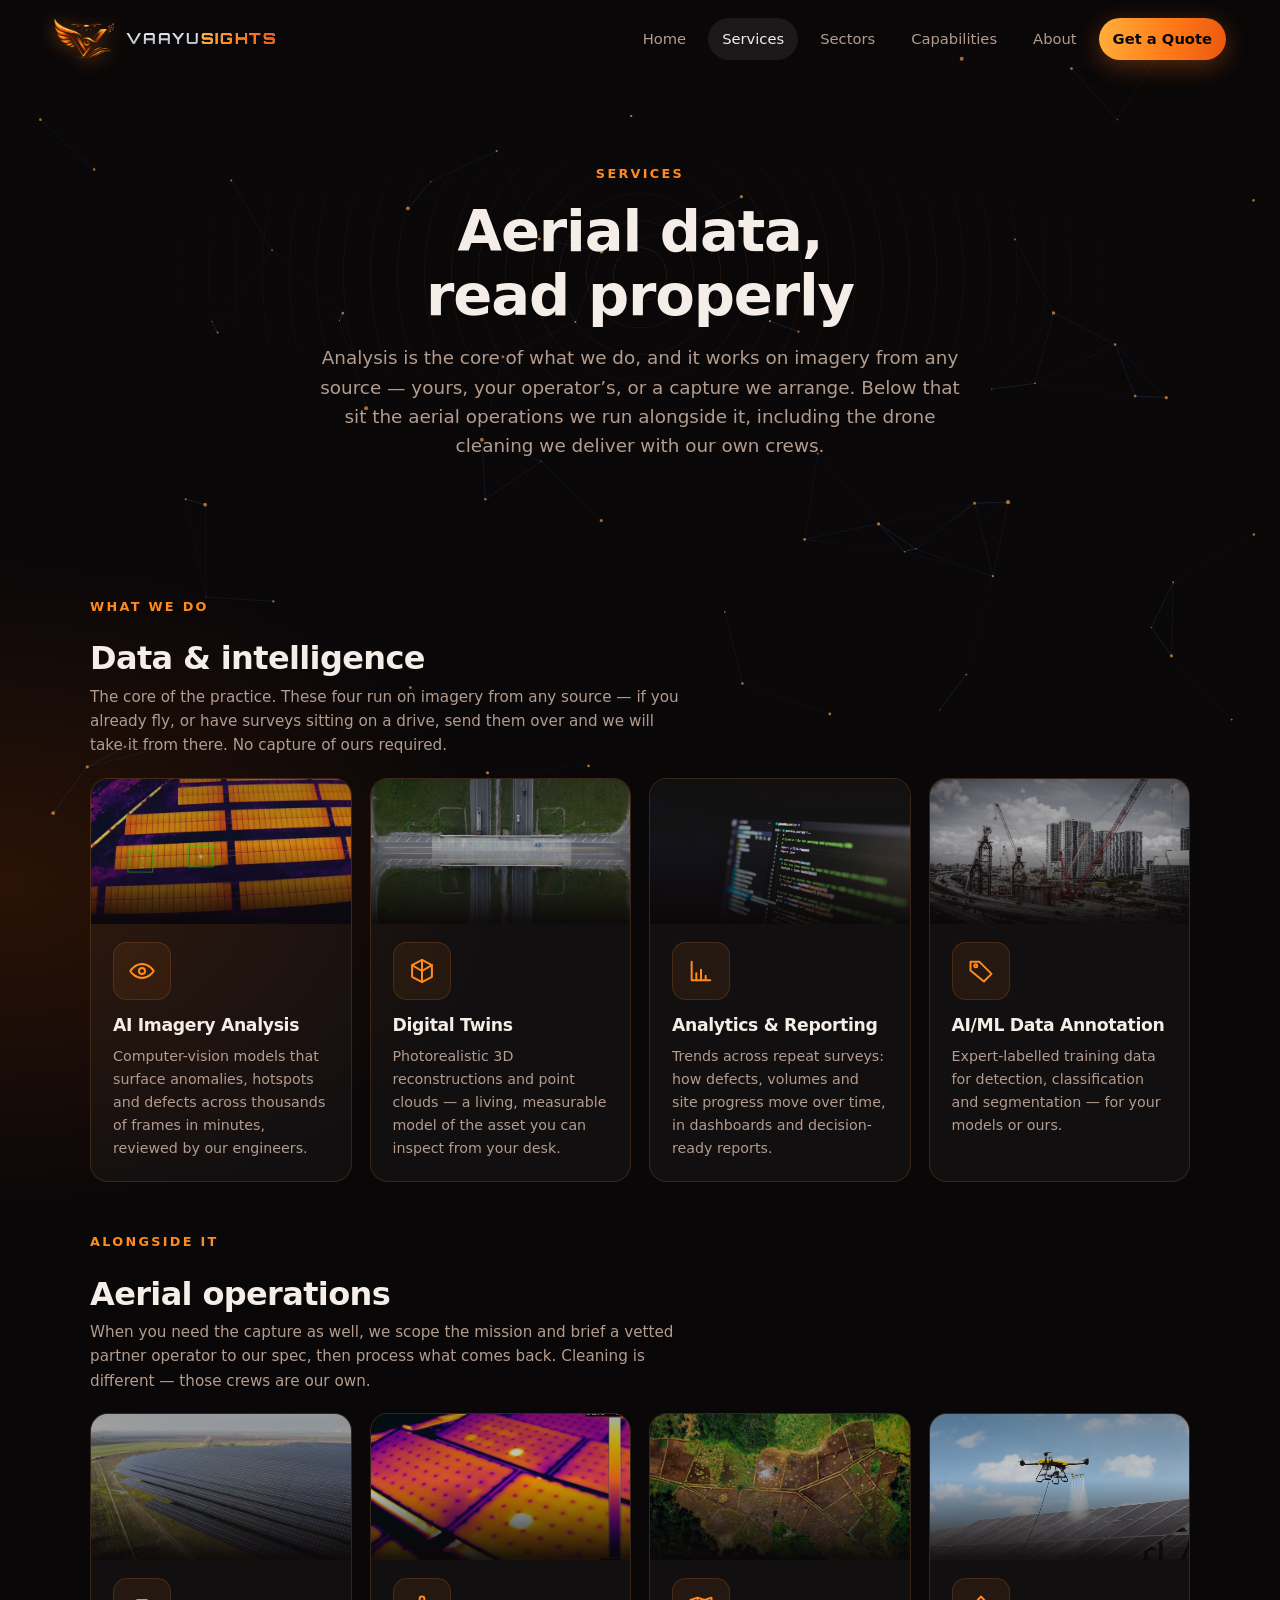
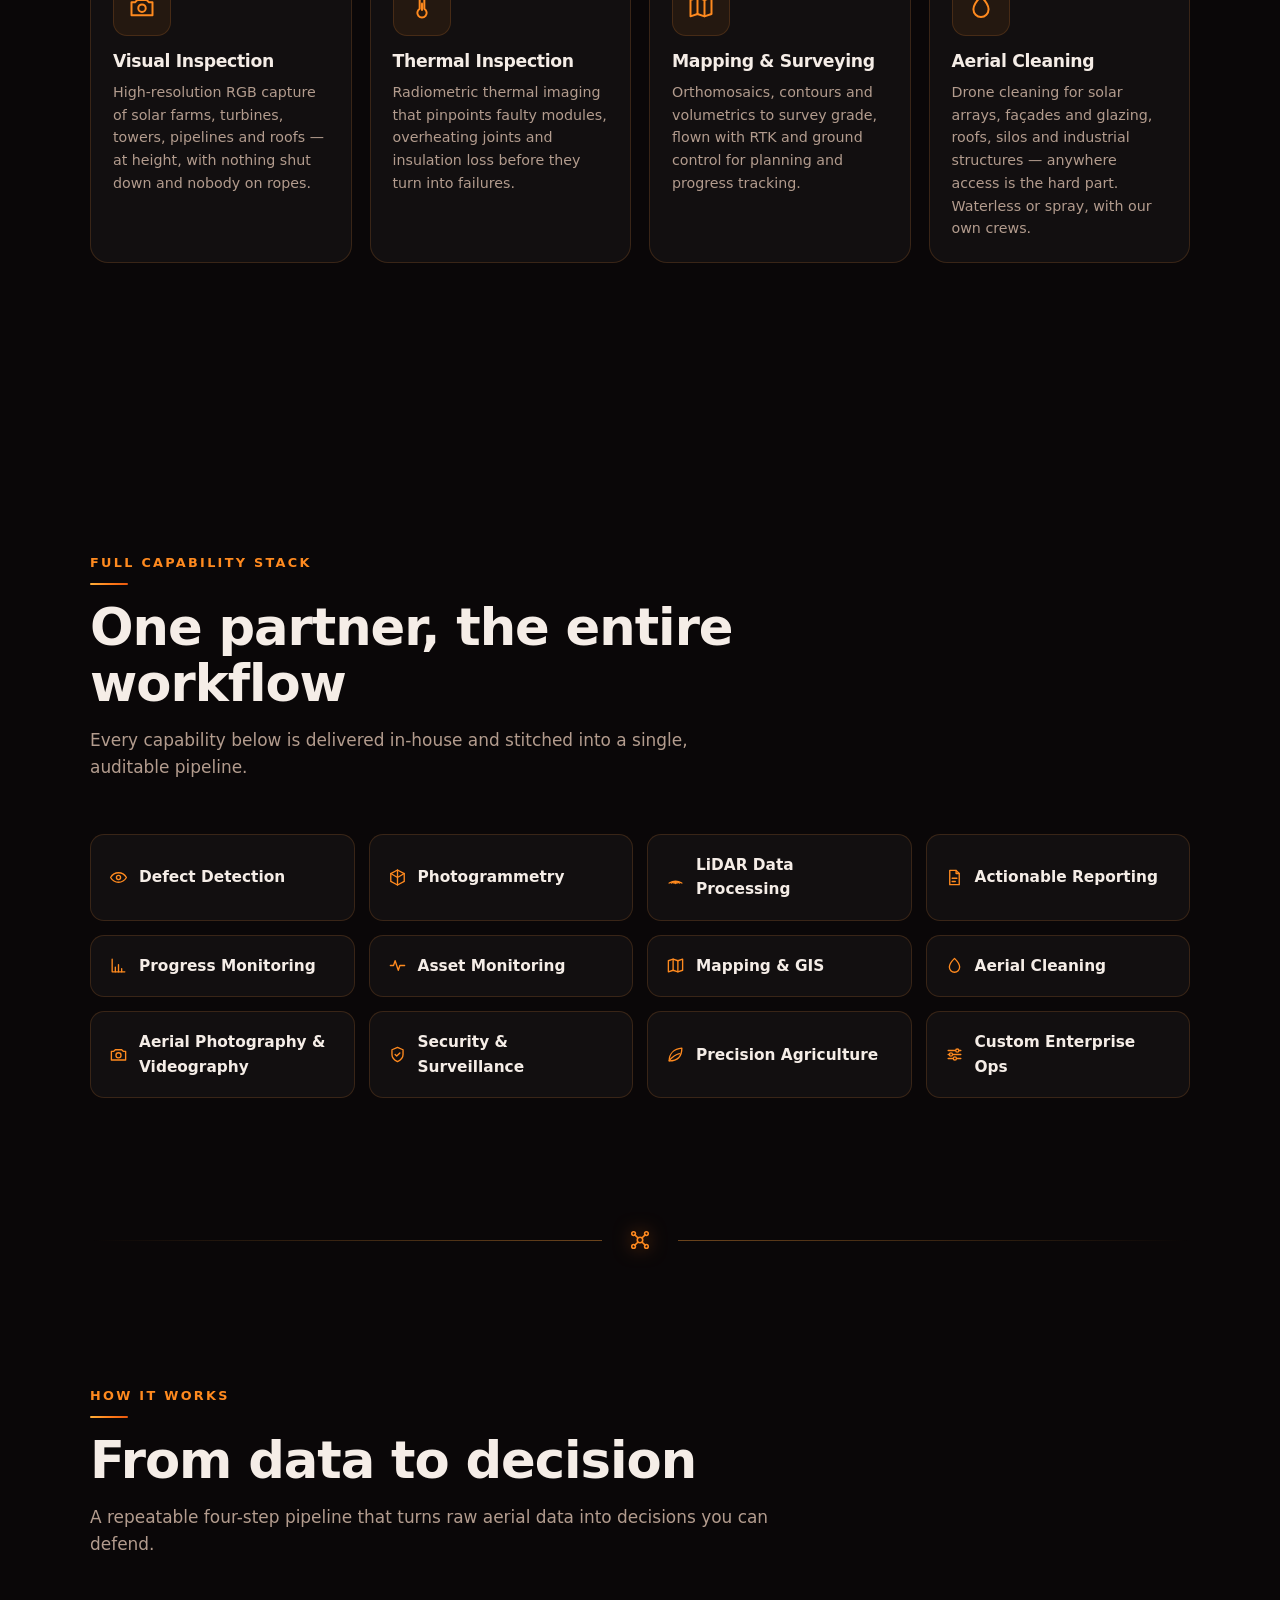
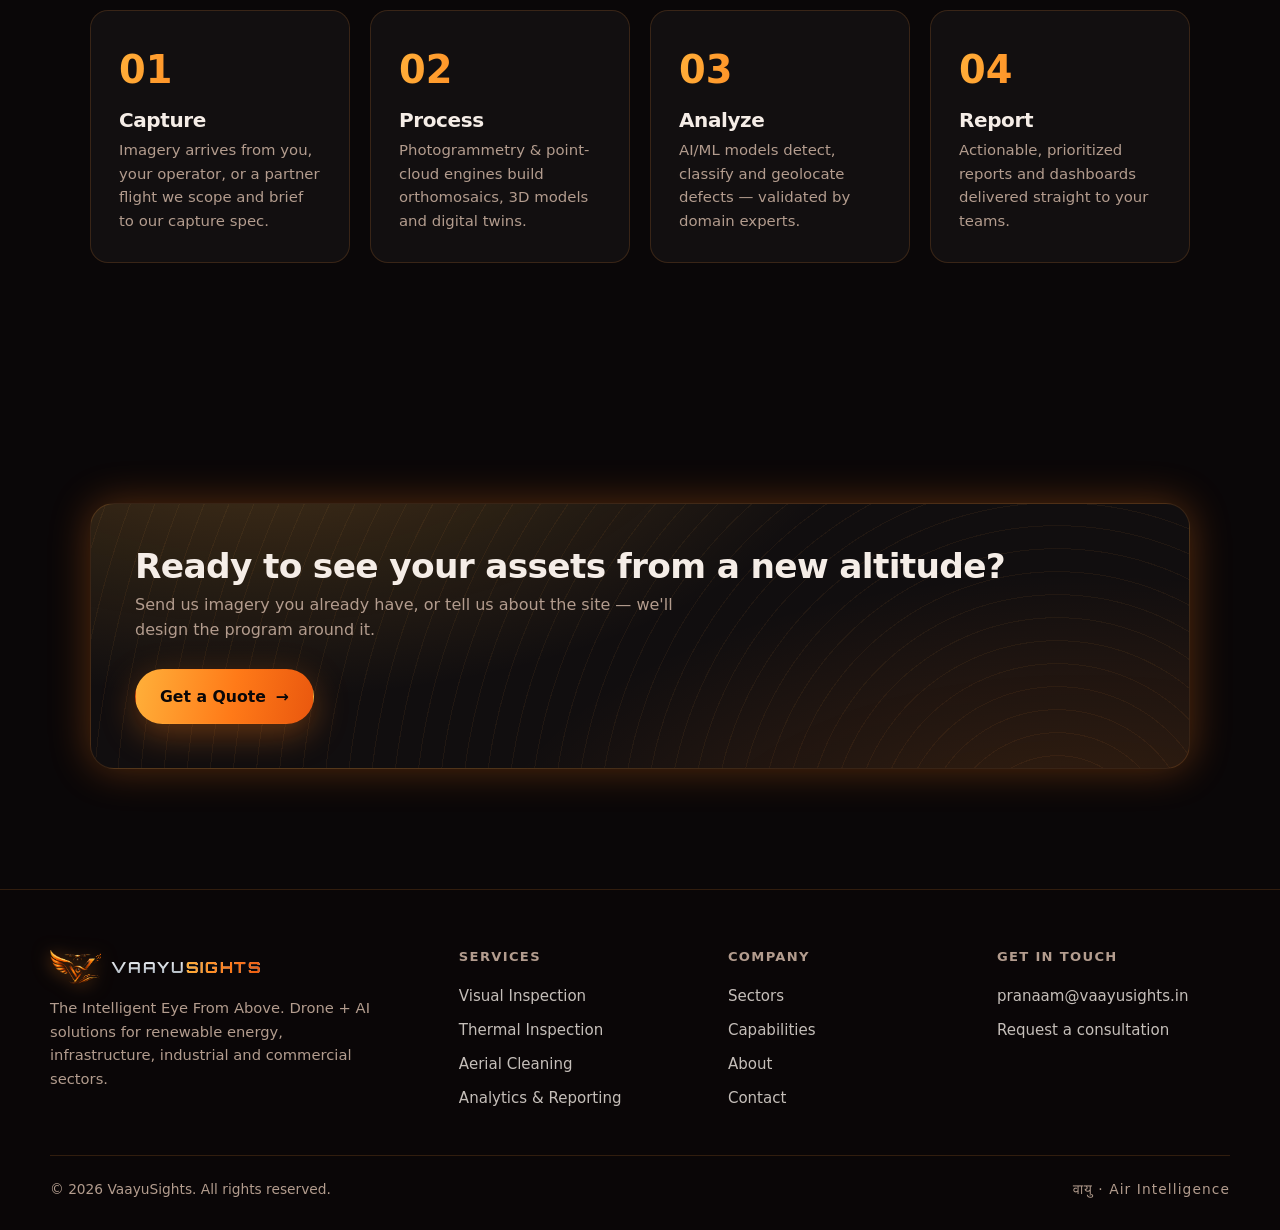
<file: services.html>
<!DOCTYPE html>
<html lang="en">
<head>
  <meta charset="UTF-8" />
  <meta name="viewport" content="width=device-width, initial-scale=1.0" />
  <meta name="theme-color" content="#0a0708" />
  <title>Services — VaayuSights</title>
  <meta name="description" content="AI imagery analysis, digital twins, analytics and annotation on drone data from any source — plus inspection, mapping and our own aerial cleaning when you need more than the data." />
  <link rel="canonical" href="https://vaayusights.in/services.html" />

  <!-- Open Graph / social -->
  <meta property="og:type" content="website" />
  <meta property="og:site_name" content="VaayuSights" />
  <meta property="og:title" content="Services — VaayuSights" />
  <meta property="og:description" content="AI imagery analysis, digital twins, analytics and annotation on drone data from any source — plus inspection, mapping and our own aerial cleaning when you need more than the data." />
  <meta property="og:url" content="https://vaayusights.in/services.html" />
  <meta property="og:image" content="https://vaayusights.in/assets/og-image.png" />
  <meta property="og:image:width" content="1200" />
  <meta property="og:image:height" content="630" />
  <meta name="twitter:card" content="summary_large_image" />
  <meta name="twitter:title" content="Services — VaayuSights" />
  <meta name="twitter:description" content="AI imagery analysis, digital twins, analytics and annotation on drone data from any source — plus inspection, mapping and our own aerial cleaning when you need more than the data." />
  <meta name="twitter:image" content="https://vaayusights.in/assets/og-image.png" />

  <link rel="stylesheet" href="styles.css" />
  <link rel="icon" type="image/png" href="assets/vaayusights-icon.png" />
  <link rel="apple-touch-icon" href="assets/apple-touch-icon.png" />
</head>
<body>
  <a class="skip-link" href="#top">Skip to content</a>
  <div class="scroll-prog" aria-hidden="true"></div>
  <!--SPRITE-->
  <svg xmlns="http://www.w3.org/2000/svg" style="position:absolute;width:0;height:0;overflow:hidden" aria-hidden="true"><defs>
    <symbol id="i-drone" viewBox="0 0 24 24"><circle cx="12" cy="12" r="3"/><path d="M9.6 9.6 6.4 6.4M14.4 9.6 17.6 6.4M9.6 14.4 6.4 17.6M14.4 14.4 17.6 17.6"/><circle cx="5" cy="5" r="2"/><circle cx="19" cy="5" r="2"/><circle cx="5" cy="19" r="2"/><circle cx="19" cy="19" r="2"/></symbol>
    <symbol id="i-eye" viewBox="0 0 24 24"><path d="M2 12s3.6-6 10-6 10 6 10 6-3.6 6-10 6S2 12 2 12Z"/><circle cx="12" cy="12" r="2.6"/></symbol>
    <symbol id="i-chip" viewBox="0 0 24 24"><rect x="7" y="7" width="10" height="10" rx="2"/><path d="M10 7V4M14 7V4M10 20v-3M14 20v-3M7 10H4M7 14H4M20 10h-3M20 14h-3"/></symbol>
    <symbol id="i-tag" viewBox="0 0 24 24"><path d="M3 11.5V4h7.5L21 14.5 14.5 21 3 11.5Z"/><circle cx="7.5" cy="7.5" r="1.3"/></symbol>
    <symbol id="i-thermal" viewBox="0 0 24 24"><path d="M10 13.6V5a2 2 0 1 1 4 0v8.6a4 4 0 1 1-4 0Z"/><path d="M12 9v5.5"/></symbol>
    <symbol id="i-map" viewBox="0 0 24 24"><path d="M9 4 3 6v14l6-2 6 2 6-2V4l-6 2-6-2Z"/><path d="M9 4v14M15 6v14"/></symbol>
    <symbol id="i-cube" viewBox="0 0 24 24"><path d="M12 2.5 20.5 7v10L12 21.5 3.5 17V7L12 2.5Z"/><path d="M12 2.5v19M20.5 7 12 12 3.5 7"/></symbol>
    <symbol id="i-camera" viewBox="0 0 24 24"><path d="M3 8h3l2-2h8l2 2h3v11H3V8Z"/><circle cx="12" cy="13" r="3.2"/></symbol>
    <symbol id="i-chart" viewBox="0 0 24 24"><path d="M4 4v16h16"/><path d="M8 20v-6M12 20v-9M16 20v-4"/></symbol>
    <symbol id="i-sun" viewBox="0 0 24 24"><circle cx="12" cy="12" r="4"/><path d="M12 2v2.5M12 19.5V22M2 12h2.5M19.5 12H22M4.9 4.9 6.7 6.7M17.3 17.3 19.1 19.1M19.1 4.9 17.3 6.7M6.7 17.3 4.9 19.1"/></symbol>
    <symbol id="i-layers" viewBox="0 0 24 24"><path d="M12 3 2.5 8 12 13l9.5-5L12 3Z"/><path d="M2.5 12 12 17l9.5-5M2.5 16 12 21l9.5-5"/></symbol>
    <symbol id="i-factory" viewBox="0 0 24 24"><path d="M3 21V10l6 4v-4l6 4V6l6 3v12H3Z"/><path d="M7 21v-3M12 21v-3M17 21v-3"/></symbol>
    <symbol id="i-building" viewBox="0 0 24 24"><path d="M4 21V4h10v17M14 21V9h6v12M3 21h18"/><path d="M7 8h3M7 12h3M7 16h3M17 13h1M17 17h1"/></symbol>
    <symbol id="i-shield" viewBox="0 0 24 24"><path d="M12 3 5 6v6c0 4 3 7 7 9 4-2 7-5 7-9V6l-7-3Z"/><path d="m9 12 2 2 4-4"/></symbol>
    <symbol id="i-target" viewBox="0 0 24 24"><circle cx="12" cy="12" r="8"/><circle cx="12" cy="12" r="4"/><circle cx="12" cy="12" r="1"/></symbol>
    <symbol id="i-network" viewBox="0 0 24 24"><circle cx="6" cy="12" r="2.5"/><circle cx="18" cy="6" r="2.5"/><circle cx="18" cy="18" r="2.5"/><path d="M8.3 10.9 15.7 7.1M8.3 13.1l7.4 3.8"/></symbol>
    <symbol id="i-compass" viewBox="0 0 24 24"><circle cx="12" cy="12" r="9"/><path d="m15.5 8.5-2.2 4.8L8.5 15.5l2.2-4.8L15.5 8.5Z"/></symbol>
    <symbol id="i-globe" viewBox="0 0 24 24"><circle cx="12" cy="12" r="9"/><path d="M3 12h18M12 3c3 3.2 3 14.8 0 18M12 3c-3 3.2-3 14.8 0 18"/></symbol>
    <symbol id="i-wind" viewBox="0 0 24 24"><path d="M12 12v9"/><path d="M12 12c0-3.2 4-4.2 4-7.4A3 3 0 0 0 10 4.6"/><path d="M12 12c-3.2 0-4.2-4-7.4-4A3 3 0 0 0 4.6 14"/><path d="M12 12c3.2 0 4.2 4 7.4 4A3 3 0 0 0 19.4 10"/></symbol>
    <symbol id="i-leaf" viewBox="0 0 24 24"><path d="M4 20c0-9 6-15 16-16 0 11-6 16-16 16Z"/><path d="M4 20C8 15 12 12 17 11"/></symbol>
    <symbol id="i-sliders" viewBox="0 0 24 24"><path d="M4 7h9M18 7h2M4 12h2M10 12h10M4 17h6M15 17h5"/><circle cx="15.5" cy="7" r="2"/><circle cx="7.5" cy="12" r="2"/><circle cx="12.5" cy="17" r="2"/></symbol>
    <symbol id="i-droplet" viewBox="0 0 24 24"><path d="M12 3s6.5 6.4 6.5 11A6.5 6.5 0 0 1 5.5 14C5.5 9.4 12 3 12 3Z"/></symbol>
    <symbol id="i-signal" viewBox="0 0 24 24"><path d="M4 19a16 16 0 0 1 16 0"/><path d="M7 19a10 10 0 0 1 10 0"/><path d="M10 19a4 4 0 0 1 4 0"/><circle cx="12" cy="19" r=".6"/></symbol>
    <symbol id="i-pulse" viewBox="0 0 24 24"><path d="M3 12h4l2-6 4 12 2-6h6"/></symbol>
    <symbol id="i-doc" viewBox="0 0 24 24"><path d="M6 3h8l4 4v14H6V3Z"/><path d="M14 3v4h4M9 13h6M9 17h4"/></symbol>
    <symbol id="i-bolt" viewBox="0 0 24 24"><path d="M13 2 4 14h6l-1 8 9-12h-6l1-8Z"/></symbol>
    <symbol id="i-link" viewBox="0 0 24 24"><path d="M9.5 14.5 14.5 9.5"/><path d="M11 6.7 12.6 5a3.6 3.6 0 0 1 5.1 5.1L16 11.9M13 17.3 11.4 19a3.6 3.6 0 0 1-5.1-5.1L8 12.1"/></symbol>
    <symbol id="i-mail" viewBox="0 0 24 24"><rect x="3" y="5" width="18" height="14" rx="2"/><path d="m3.5 7 8.5 6 8.5-6"/></symbol>
    <symbol id="i-phone" viewBox="0 0 24 24"><path d="M6 3h3l2 5-2.2 1.1a12 12 0 0 0 5.1 5.1L15 12l5 2v3a2 2 0 0 1-2.2 2A16 16 0 0 1 4 5.2 2 2 0 0 1 6 3Z"/></symbol>
    <symbol id="i-pin" viewBox="0 0 24 24"><path d="M12 21s7-6.5 7-12a7 7 0 1 0-14 0c0 5.5 7 12 7 12Z"/><circle cx="12" cy="9" r="2.5"/></symbol>
    <symbol id="i-clock" viewBox="0 0 24 24"><circle cx="12" cy="12" r="9"/><path d="M12 7v5l3.5 2"/></symbol>
    <symbol id="i-star" viewBox="0 0 24 24"><path d="M12 3.5l2.6 5.3 5.9.9-4.3 4.1 1 5.9L12 17l-5.2 2.7 1-5.9L3.5 9.7l5.9-.9L12 3.5Z"/></symbol>
  </defs></svg>
  <!--/SPRITE-->

  <!-- Animated aerial backdrop -->
  <canvas id="fieldCanvas" aria-hidden="true"></canvas>
  <div class="scanline" aria-hidden="true"></div>

  <!-- Navigation -->
  <header class="nav" id="nav">
    <a href="index.html" class="brand" aria-label="VaayuSights home">
      <img class="brand-img" src="assets/vaayusights-emblem.png" alt="" aria-hidden="true" width="60" height="40" />
      <span class="brand-text">Vaayu<b>Sights</b></span>
    </a>

    <nav class="nav-links" aria-label="Primary">
      <a href="index.html">Home</a>
      <a href="services.html" class="active">Services</a>
      <a href="sectors.html">Sectors</a>
      <a href="projects.html">Capabilities</a>
      <a href="about.html">About</a>
      <a href="contact.html" class="nav-cta">Get a Quote</a>
    </nav>

    <button class="nav-toggle" id="navToggle" aria-label="Toggle menu" aria-expanded="false">
      <span></span><span></span><span></span>
    </button>
  </header>

  <main id="top">

    <section class="page-hero">
      <span class="kicker reveal">Services</span>
      <h1 class="reveal">Aerial data, read properly</h1>
      <p class="reveal">Analysis is the core of what we do, and it works on imagery from any source — yours, your operator’s, or a capture we arrange. Below that sit the aerial operations we run alongside it, including the drone cleaning we deliver with our own crews.</p>
    </section>
    <section class="section services-top">

      <h2 class="sr-only">Our services</h2>

      <div class="svc-group reveal">
        <span class="kicker">What we do</span>
        <h2>Data &amp; intelligence</h2>
        <p>The core of the practice. These four run on imagery from any source — if you already fly, or have surveys sitting on a drive, send them over and we will take it from there. No capture of ours required.</p>
      </div>
      <div class="cards cards-4">
          <article class="card reveal" id="ai-imagery">
            <div class="svc-shot"><img src="assets/photos/thermal-detect.jpg" alt="Aerial thermal imagery with hotspots automatically boxed by our detection model" loading="lazy" /></div>
            <div class="card-ico"><svg class="ico" aria-hidden="true"><use href="#i-eye"/></svg></div>
            <h3>AI Imagery Analysis</h3><p>Computer-vision models that surface anomalies, hotspots and defects across thousands of frames in minutes, reviewed by our engineers.</p>
          </article>
          <article class="card reveal" id="digital-twins">
            <div class="svc-shot"><img src="assets/photos/bridge.jpg" alt="Bridge captured from the air for 3D reconstruction" loading="lazy" /></div>
            <div class="card-ico"><svg class="ico" aria-hidden="true"><use href="#i-cube"/></svg></div>
            <h3>Digital Twins</h3><p>Photorealistic 3D reconstructions and point clouds — a living, measurable model of the asset you can inspect from your desk.</p>
          </article>
          <article class="card reveal" id="analytics">
            <div class="svc-shot"><img src="assets/photos/aiml.jpg" alt="Survey data compiled into a dashboard for reporting" loading="lazy" /></div>
            <div class="card-ico"><svg class="ico" aria-hidden="true"><use href="#i-chart"/></svg></div>
            <h3>Analytics &amp; Reporting</h3><p>Trends across repeat surveys: how defects, volumes and site progress move over time, in dashboards and decision-ready reports.</p>
          </article>
          <article class="card reveal" id="annotation">
            <div class="svc-shot"><img src="assets/photos/construction.jpg" alt="A dense site scene of the kind our team labels object by object" loading="lazy" /></div>
            <div class="card-ico"><svg class="ico" aria-hidden="true"><use href="#i-tag"/></svg></div>
            <h3>AI/ML Data Annotation</h3><p>Expert-labelled training data for detection, classification and segmentation — for your models or ours.</p>
          </article>
      </div>

      <div class="svc-group reveal">
        <span class="kicker">Alongside it</span>
        <h2>Aerial operations</h2>
        <p>When you need the capture as well, we scope the mission and brief a vetted partner operator to our spec, then process what comes back. Cleaning is different — those crews are our own.</p>
      </div>
      <div class="cards cards-4">
          <article class="card reveal" id="visual-inspection">
            <div class="svc-shot"><img src="assets/photos/solar.jpg" alt="Solar array surveyed from the air on an RGB inspection flight" loading="lazy" /></div>
            <div class="card-ico"><svg class="ico" aria-hidden="true"><use href="#i-camera"/></svg></div>
            <h3>Visual Inspection</h3><p>High-resolution RGB capture of solar farms, turbines, towers, pipelines and roofs — at height, with nothing shut down and nobody on ropes.</p>
          </article>
          <article class="card reveal" id="thermal">
            <div class="svc-shot"><img src="assets/photos/thermal-panels.jpg" alt="Radiometric thermal image of solar modules with a temperature scale, hot cells showing bright" loading="lazy" /></div>
            <div class="card-ico"><svg class="ico" aria-hidden="true"><use href="#i-thermal"/></svg></div>
            <h3>Thermal Inspection</h3><p>Radiometric thermal imaging that pinpoints faulty modules, overheating joints and insulation loss before they turn into failures.</p>
          </article>
          <article class="card reveal" id="mapping">
            <div class="svc-shot"><img src="assets/photos/mapping.jpg" alt="Aerial survey imagery used to build an orthomosaic map" loading="lazy" /></div>
            <div class="card-ico"><svg class="ico" aria-hidden="true"><use href="#i-map"/></svg></div>
            <h3>Mapping &amp; Surveying</h3><p>Orthomosaics, contours and volumetrics to survey grade, flown with RTK and ground control for planning and progress tracking.</p>
          </article>
          <article class="card reveal" id="cleaning">
            <div class="svc-shot"><img src="assets/photos/cleaning-solar.jpg" alt="Drone spraying and washing a solar array in place" loading="lazy" /></div>
            <div class="card-ico"><svg class="ico" aria-hidden="true"><use href="#i-droplet"/></svg></div>
            <h3>Aerial Cleaning</h3><p>Drone cleaning for solar arrays, façades and glazing, roofs, silos and industrial structures — anywhere access is the hard part. Waterless or spray, with our own crews.</p>
          </article>
      </div>
    </section>

    <section class="section">
      <div class="section-head reveal">
        <span class="kicker">Full capability stack</span>
        <h2>One partner, the entire workflow</h2>
        <p>Every capability below is delivered in-house and stitched into a single, auditable pipeline.</p>
      </div>
      <div class="cap-grid">
        <div class="cap reveal"><svg class="ico" aria-hidden="true"><use href="#i-eye"/></svg> Defect Detection</div>
        <div class="cap reveal"><svg class="ico" aria-hidden="true"><use href="#i-cube"/></svg> Photogrammetry</div>
        <div class="cap reveal"><svg class="ico" aria-hidden="true"><use href="#i-signal"/></svg> LiDAR Data Processing</div>
        <div class="cap reveal"><svg class="ico" aria-hidden="true"><use href="#i-doc"/></svg> Actionable Reporting</div>
        <div class="cap reveal"><svg class="ico" aria-hidden="true"><use href="#i-chart"/></svg> Progress Monitoring</div>
        <div class="cap reveal"><svg class="ico" aria-hidden="true"><use href="#i-pulse"/></svg> Asset Monitoring</div>
        <div class="cap reveal"><svg class="ico" aria-hidden="true"><use href="#i-map"/></svg> Mapping &amp; GIS</div>
        <div class="cap reveal"><svg class="ico" aria-hidden="true"><use href="#i-droplet"/></svg> Aerial Cleaning</div>
        <div class="cap reveal"><svg class="ico" aria-hidden="true"><use href="#i-camera"/></svg> Aerial Photography &amp; Videography</div>
        <div class="cap reveal"><svg class="ico" aria-hidden="true"><use href="#i-shield"/></svg> Security &amp; Surveillance</div>
        <div class="cap reveal"><svg class="ico" aria-hidden="true"><use href="#i-leaf"/></svg> Precision Agriculture</div>
        <div class="cap reveal"><svg class="ico" aria-hidden="true"><use href="#i-sliders"/></svg> Custom Enterprise Ops</div>
      </div>
    </section>

    <div class="divider reveal" aria-hidden="true"><span class="node"><svg class="ico" aria-hidden="true"><use href="#i-drone"/></svg></span></div>

    <section class="section">
      <div class="section-head reveal">
        <span class="kicker">How it works</span>
        <h2>From data to decision</h2>
        <p>A repeatable four-step pipeline that turns raw aerial data into decisions you can defend.</p>
      </div>
      <ol class="timeline">
        <li class="reveal"><span class="step">01</span><h3>Capture</h3><p>Imagery arrives from you, your operator, or a partner flight we scope and brief to our capture spec.</p></li>
        <li class="reveal"><span class="step">02</span><h3>Process</h3><p>Photogrammetry &amp; point-cloud engines build orthomosaics, 3D models and digital twins.</p></li>
        <li class="reveal"><span class="step">03</span><h3>Analyze</h3><p>AI/ML models detect, classify and geolocate defects — validated by domain experts.</p></li>
        <li class="reveal"><span class="step">04</span><h3>Report</h3><p>Actionable, prioritized reports and dashboards delivered straight to your teams.</p></li>
      </ol>
    </section>


    <section class="section cta-band-wrap">
      <div class="cta-band reveal">
        <div>
          <h2>Ready to see your assets from a new altitude?</h2>
          <p>Send us imagery you already have, or tell us about the site — we'll design the program around it.</p>
        </div>
        <a href="contact.html" class="btn btn-primary">Get a Quote <span aria-hidden="true">→</span></a>
      </div>
    </section>
  </main>

  <button class="to-top" id="toTop" aria-label="Back to top">
    <svg viewBox="0 0 24 24" width="20" height="20" fill="none" stroke="currentColor" stroke-width="2" stroke-linecap="round" stroke-linejoin="round"><path d="M12 19V5M5 12l7-7 7 7"/></svg>
  </button>

  <footer class="footer">
    <div class="footer-top">
      <div class="footer-brand">
        <span class="brand-lockup">
          <img class="brand-img" src="assets/vaayusights-emblem.png" alt="VaayuSights logo" width="60" height="40" />
          <span class="brand-text">Vaayu<b>Sights</b></span>
        </span>
        <p>The Intelligent Eye From Above. Drone + AI solutions for renewable energy, infrastructure, industrial and commercial sectors.</p>
      </div>
      <div class="footer-col"><h2>Services</h2>
        <a href="services.html#visual-inspection">Visual Inspection</a><a href="services.html#thermal">Thermal Inspection</a>
        <a href="services.html#cleaning">Aerial Cleaning</a><a href="services.html#analytics">Analytics &amp; Reporting</a></div>
      <div class="footer-col"><h2>Company</h2>
        <a href="sectors.html">Sectors</a><a href="projects.html">Capabilities</a>
        <a href="about.html">About</a><a href="contact.html">Contact</a></div>
      <div class="footer-col"><h2>Get in touch</h2>
        <a href="mailto:pranaam@vaayusights.in">pranaam@vaayusights.in</a>
        <a href="contact.html">Request a consultation</a></div>
    </div>
    <div class="footer-bottom">
      <span>© <span id="year"></span> VaayuSights. All rights reserved.</span>
      <span class="foot-tag">वायु · Air Intelligence</span>
    </div>
  </footer>

  <script src="script.js" defer></script>
</body>
</html>
</file>
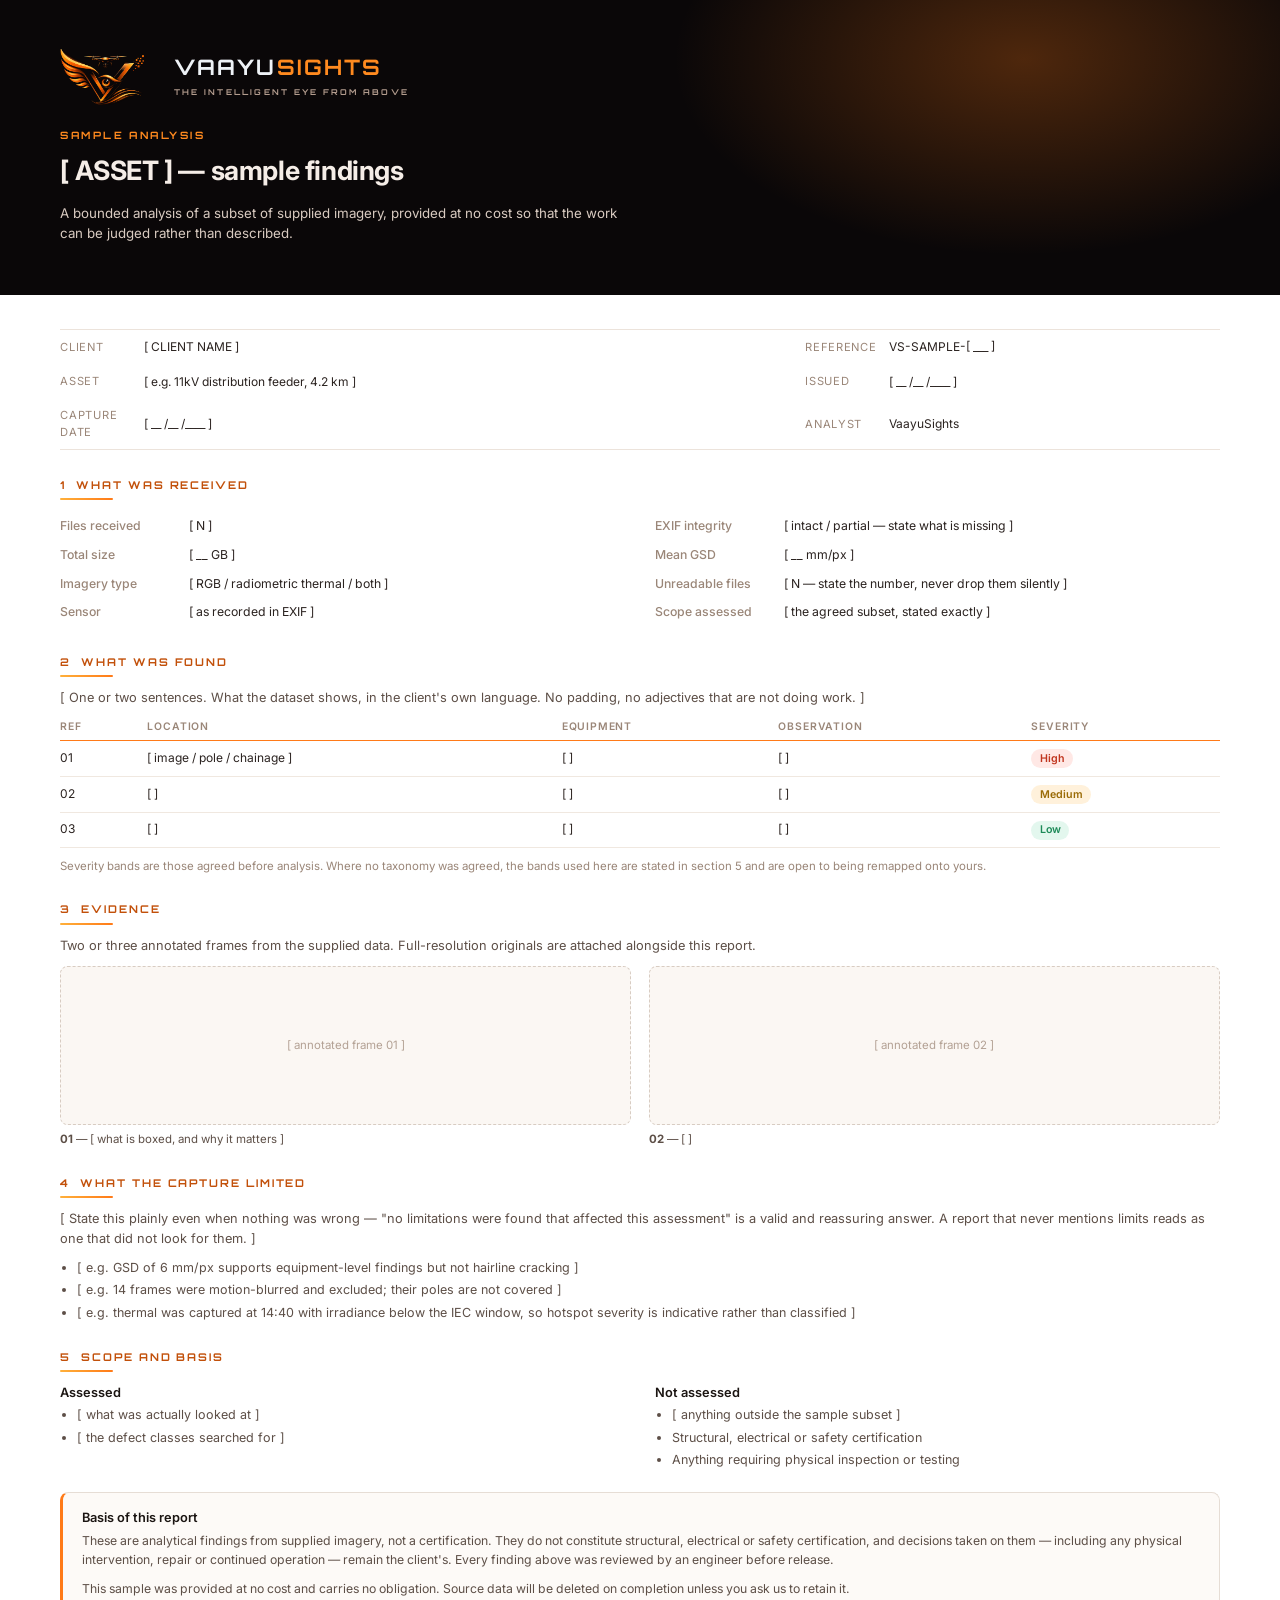
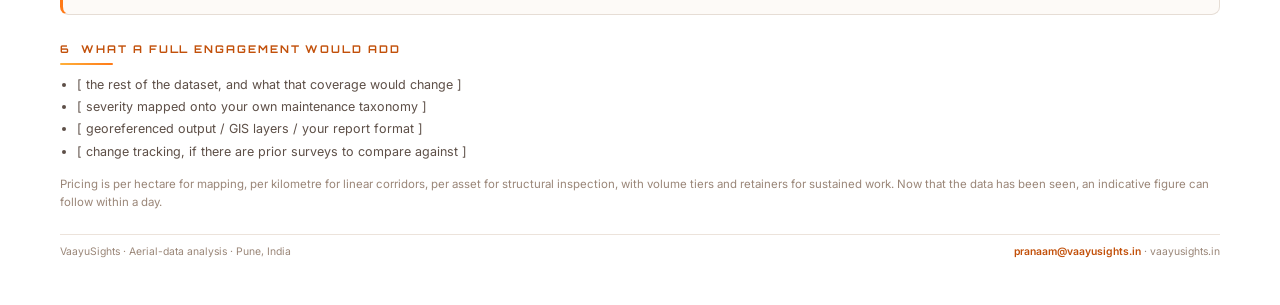
<file: assets/brand/sample-report-template.html>
<!doctype html><html><head><meta charset="utf-8">
<link rel="stylesheet" href="https://fonts.googleapis.com/css2?family=Inter:wght@400;500;600;700&display=swap">
<style>@font-face{font-family:Orbitron;src:url([data-uri]) format('woff2');font-weight:700}
@page { size: A4; margin: 0; }
* { box-sizing: border-box; }
html, body { margin: 0; padding: 0; background: #fff; }
body { font-family: Inter, Arial, sans-serif; color: #2b2320; font-size: 10pt; line-height: 1.5; -webkit-font-smoothing: antialiased; }
.mast { background: #0a0708; color: #f5ede7; padding: 13mm 16mm 10mm; position: relative; overflow: hidden; }
.mast::after { content:""; position:absolute; inset:0; background: radial-gradient(500px 280px at 80% 20%, rgba(255,122,24,.28), rgba(10,7,8,0) 70%); }
.mast > * { position: relative; z-index: 1; }
.lockup { display: flex; align-items: center; gap: 8mm; margin-bottom: 6mm; }
.lockup img { width: 22mm; height: auto; }
.wm { font-family: Orbitron, Arial, sans-serif; font-weight: 700; font-size: 16pt; letter-spacing: .10em; line-height: 1; }
.wm .a { color: #eef2f6; } .wm .b { color: #ff8a1f; }
.tagline { font-family: Orbitron, Arial, sans-serif; font-size: 6pt; letter-spacing: .28em; color: #b39c8e; text-transform: uppercase; margin-top: 2.2mm; }
.kick { font-family: Orbitron, Arial, sans-serif; font-size: 7.6pt; letter-spacing: .24em; text-transform: uppercase; color: #ff8a1f; }
h1 { font-size: 20pt; margin: 2mm 0 2mm; letter-spacing: -.015em; font-weight: 700; }
.lede { font-size: 10pt; color: #d9cbc1; max-width: 150mm; }
.body { padding: 9mm 16mm 12mm; }
h2 { break-after: avoid; font-family: Orbitron, Arial, sans-serif; font-size: 8pt; letter-spacing: .18em; text-transform: uppercase; color: #c2500a; margin: 7mm 0 1mm; font-weight: 700; }
h2:first-of-type { margin-top: 0; }
h3 { font-size: 9.6pt; margin: 0 0 1mm; font-weight: 600; color: #1b1512; }
.rule { height: 2px; width: 14mm; background: linear-gradient(90deg,#ffb03a,#ff7a18); border-radius: 2px; margin: 1.4mm 0 3mm; break-after: avoid; }
.lead-p { margin: 0 0 3mm; color: #5d4f47; font-size: 9.6pt; }
.note-s { margin: 2.5mm 0 0; font-size: 8.6pt; color: #9a8678; }
table { border-collapse: collapse; width: 100%; }
table.meta { margin: 0 0 7mm; font-size: 9pt; border-top: 1px solid #ece3db; border-bottom: 1px solid #ece3db; }
table.meta td { padding: 2.2mm 0; }
table.meta td:nth-child(odd) { color: #9a8678; width: 22mm; font-size: 8.4pt; text-transform: uppercase; letter-spacing: .06em; }
table.kv { font-size: 9.2pt; }
table.kv th { text-align: left; font-weight: 500; color: #9a8678; padding: 1.4mm 4mm 1.4mm 0; width: 34mm; vertical-align: top; }
table.kv td { padding: 1.4mm 0; color: #2b2320; }
table.findings { font-size: 9pt; margin-top: 1mm; break-inside: avoid; }
table.findings thead th { text-align: left; font-size: 7.8pt; letter-spacing: .08em; text-transform: uppercase; color: #9a8678; border-bottom: 1.5px solid #ff7a18; padding: 0 3mm 1.6mm 0; font-weight: 600; }
table.findings td { padding: 2mm 3mm 2mm 0; border-bottom: 1px solid #f0e8e0; vertical-align: top; }
.sev { display: inline-block; padding: .4mm 2.2mm; border-radius: 10mm; font-size: 8pt; font-weight: 600; }
.sev.s3 { background: rgba(255,96,72,.14); color: #c0341d; }
.sev.s2 { background: rgba(255,176,58,.18); color: #9a6a05; }
.sev.s1 { background: rgba(70,200,138,.15); color: #1d8a58; }
.two { display: grid; grid-template-columns: 1fr 1fr; gap: 5mm 8mm; break-inside: avoid; }
ul.tight { margin: 0; padding-left: 4.4mm; color: #5d4f47; font-size: 9.4pt; }
ul.tight li { margin-bottom: .9mm; }
.frames { display: grid; grid-template-columns: 1fr 1fr; gap: 5mm; break-inside: avoid; }
.frames figure { margin: 0; }
.ph { border: 1px dashed #d8ccc2; border-radius: 2mm; background: #fbf7f3; height: 42mm; display: grid; place-items: center; color: #b3a194; font-size: 8.6pt; }
.frames figcaption { margin-top: 1.6mm; font-size: 8.6pt; color: #5d4f47; }
.panel { border: 1px solid #e6ddd5; border-left: 3px solid #ff7a18; border-radius: 2.2mm; padding: 4mm 5mm; background: #fdfaf7; margin-top: 5mm; break-inside: avoid; }
.panel h3 { margin-bottom: 1.4mm; }
.panel p { margin: 0; font-size: 9.2pt; color: #5d4f47; }
.foot { margin-top: 6mm; display: flex; justify-content: space-between; font-size: 7.8pt; color: #9a8678; border-top: 1px solid #ece3db; padding-top: 2.5mm; break-inside: avoid; }
.foot b { color: #c2500a; font-weight: 600; }
</style></head><body>
<div class="mast">
  <div class="lockup">
    <img src="[data-uri]" alt="">
    <div><div class="wm"><span class="a">VAAYU</span><span class="b">SIGHTS</span></div>
      <div class="tagline">The Intelligent Eye From Above</div></div>
  </div>
  <div class="kick">Sample Analysis</div>
  <h1>[ ASSET ] &mdash; sample findings</h1>
  <p class="lede">A bounded analysis of a subset of supplied imagery, provided at no cost
    so that the work can be judged rather than described.</p>
</div>
<div class="body">
    <table class="meta">
      <tr><td>Client</td><td>[ CLIENT NAME ]</td><td>Reference</td><td>VS-SAMPLE-[ ___ ]</td></tr>
      <tr><td>Asset</td><td>[ e.g. 11kV distribution feeder, 4.2 km ]</td><td>Issued</td><td>[ __ /__ /____ ]</td></tr>
      <tr><td>Capture date</td><td>[ __ /__ /____ ]</td><td>Analyst</td><td>VaayuSights</td></tr>
    </table>

    <h2>1 &nbsp;What was received</h2>
    <div class="rule"></div>
    <div class="two">
      <table class="kv">
        <tr><th>Files received</th><td>[ N ]</td></tr>
        <tr><th>Total size</th><td>[ __ GB ]</td></tr>
        <tr><th>Imagery type</th><td>[ RGB / radiometric thermal / both ]</td></tr>
        <tr><th>Sensor</th><td>[ as recorded in EXIF ]</td></tr>
      </table>
      <table class="kv">
        <tr><th>EXIF integrity</th><td>[ intact / partial — state what is missing ]</td></tr>
        <tr><th>Mean GSD</th><td>[ __ mm/px ]</td></tr>
        <tr><th>Unreadable files</th><td>[ N — state the number, never drop them silently ]</td></tr>
        <tr><th>Scope assessed</th><td>[ the agreed subset, stated exactly ]</td></tr>
      </table>
    </div>

    <h2>2 &nbsp;What was found</h2>
    <div class="rule"></div>
    <p class="lead-p">[ One or two sentences. What the dataset shows, in the
      client's own language. No padding, no adjectives that are not doing work. ]</p>

    <table class="findings">
      <thead><tr><th>Ref</th><th>Location</th><th>Equipment</th><th>Observation</th><th>Severity</th></tr></thead>
      <tbody>
        <tr><td>01</td><td>[ image / pole / chainage ]</td><td>[ ]</td><td>[ ]</td><td><span class="sev s3">High</span></td></tr>
        <tr><td>02</td><td>[ ]</td><td>[ ]</td><td>[ ]</td><td><span class="sev s2">Medium</span></td></tr>
        <tr><td>03</td><td>[ ]</td><td>[ ]</td><td>[ ]</td><td><span class="sev s1">Low</span></td></tr>
      </tbody>
    </table>
    <p class="note-s">Severity bands are those agreed before analysis. Where no
      taxonomy was agreed, the bands used here are stated in section 5 and are
      open to being remapped onto yours.</p>

    <h2>3 &nbsp;Evidence</h2>
    <div class="rule"></div>
    <p class="lead-p">Two or three annotated frames from the supplied data. Full-resolution
      originals are attached alongside this report.</p>
    <div class="frames">
      <figure><div class="ph">[ annotated frame 01 ]</div>
        <figcaption><b>01</b> &mdash; [ what is boxed, and why it matters ]</figcaption></figure>
      <figure><div class="ph">[ annotated frame 02 ]</div>
        <figcaption><b>02</b> &mdash; [ ]</figcaption></figure>
    </div>

    <h2>4 &nbsp;What the capture limited</h2>
    <div class="rule"></div>
    <p class="lead-p">[ State this plainly even when nothing was wrong &mdash; "no
      limitations were found that affected this assessment" is a valid and
      reassuring answer. A report that never mentions limits reads as one that
      did not look for them. ]</p>
    <ul class="tight">
      <li>[ e.g. GSD of 6 mm/px supports equipment-level findings but not hairline cracking ]</li>
      <li>[ e.g. 14 frames were motion-blurred and excluded; their poles are not covered ]</li>
      <li>[ e.g. thermal was captured at 14:40 with irradiance below the IEC window, so hotspot severity is indicative rather than classified ]</li>
    </ul>

    <h2>5 &nbsp;Scope and basis</h2>
    <div class="rule"></div>
    <div class="two">
      <div>
        <h3>Assessed</h3>
        <ul class="tight">
          <li>[ what was actually looked at ]</li>
          <li>[ the defect classes searched for ]</li>
        </ul>
      </div>
      <div>
        <h3>Not assessed</h3>
        <ul class="tight">
          <li>[ anything outside the sample subset ]</li>
          <li>Structural, electrical or safety certification</li>
          <li>Anything requiring physical inspection or testing</li>
        </ul>
      </div>
    </div>

    <div class="panel">
      <h3>Basis of this report</h3>
      <p>These are analytical findings from supplied imagery, not a certification.
        They do not constitute structural, electrical or safety certification, and
        decisions taken on them &mdash; including any physical intervention, repair
        or continued operation &mdash; remain the client's. Every finding above was
        reviewed by an engineer before release.</p>
      <p style="margin-top:3mm">This sample was provided at no cost and carries no
        obligation. Source data will be deleted on completion unless you ask us to
        retain it.</p>
    </div>

    <h2>6 &nbsp;What a full engagement would add</h2>
    <div class="rule"></div>
    <ul class="tight">
      <li>[ the rest of the dataset, and what that coverage would change ]</li>
      <li>[ severity mapped onto your own maintenance taxonomy ]</li>
      <li>[ georeferenced output / GIS layers / your report format ]</li>
      <li>[ change tracking, if there are prior surveys to compare against ]</li>
    </ul>
    <p class="note-s" style="margin-top:4mm">Pricing is per hectare for mapping, per
      kilometre for linear corridors, per asset for structural inspection, with volume
      tiers and retainers for sustained work. Now that the data has been seen, an
      indicative figure can follow within a day.</p>

    <div class="foot"><span>VaayuSights &middot; Aerial-data analysis &middot; Pune, India</span><span><b>pranaam@vaayusights.in</b> &middot; vaayusights.in</span></div>

</div>
</body></html>
</file>
<file: styles.css>
/* ============================================================
   VaayuSights — The Intelligent Eye From Above
   Futuristic single-page site. Vanilla CSS, no dependencies.
   ============================================================ */

:root {
  --bg: #0a0708;
  --bg-2: #150e0a;
  --ink: #f5ede7;
  --muted: #b39c8e;
  --line: rgba(255, 150, 60, 0.16);
  --cyan: #ff8a1f;          /* primary accent (orange) */
  --violet: #ffb03a;        /* secondary accent (amber) */
  --ember: #e0480a;
  --silver: #dfe4ea;
  --glow: 0 0 40px rgba(255, 122, 24, 0.32);
  --grad: linear-gradient(100deg, #ffb03a 0%, #ff7a18 55%, #e0480a 120%);
  --mono: ui-monospace, "SF Mono", Menlo, Consolas, "Liberation Mono", monospace;
  --card: rgba(255, 255, 255, 0.035);
  --radius: 18px;
  --maxw: 1180px;
  font-synthesis: none;
}

* { box-sizing: border-box; margin: 0; padding: 0; }

html { scroll-behavior: smooth; -webkit-text-size-adjust: 100%; }

body {
  background: radial-gradient(1200px 700px at 75% -10%, #3a1a08 0%, transparent 60%),
              radial-gradient(900px 600px at 0% 20%, #2a1206 0%, transparent 55%),
              var(--bg);
  color: var(--ink);
  font-family: "Inter", "Segoe UI", system-ui, -apple-system, sans-serif;
  line-height: 1.6;
  overflow-x: hidden;
  -webkit-font-smoothing: antialiased;
}

/* Background canvas + scanline overlay */
#fieldCanvas {
  position: fixed; inset: 0; width: 100%; height: 100%;
  z-index: 0; pointer-events: none; opacity: 0.9;
}
.scanline {
  position: fixed; inset: 0; z-index: 1; pointer-events: none;
  background: repeating-linear-gradient(to bottom, rgba(255,255,255,0.015) 0 1px, transparent 1px 3px);
  mix-blend-mode: overlay; opacity: 0.4;
}

main, .footer { position: relative; z-index: 2; }
/* The interior-page hero's contour motif bleeds -30vw past each side on purpose
   (.page-hero::before), which pushed a horizontal scrollbar onto every interior
   page. Clip it here rather than trim the motif. `clip` and not `hidden`: clip
   doesn't make main a scroll container, so it can't swallow anchor jumps, and
   overflow-y stays visible. Every position:fixed element (nav, progress bar,
   back-to-top, skip link, canvas) lives outside main, so nothing gets caught. */
main { overflow-x: clip; }

/* Accessibility: skip link, screen-reader-only, focus states */
.sr-only { position: absolute !important; width: 1px; height: 1px; padding: 0; margin: -1px; overflow: hidden; clip: rect(0 0 0 0); white-space: nowrap; border: 0; }
.skip-link { position: fixed; top: 10px; left: 12px; z-index: 100; padding: 10px 16px; border-radius: 10px; background: var(--grad); color: #0a0708; font-weight: 700; transform: translateY(-160%); transition: transform .2s ease; }
.skip-link:focus { transform: none; outline: none; }
:focus-visible { outline: 2px solid var(--cyan); outline-offset: 3px; border-radius: 6px; }
.btn:focus-visible, .nav-cta:focus-visible { outline-offset: 4px; }
/* only show the ring for keyboard users, not mouse clicks */
:focus:not(:focus-visible) { outline: none; }

/* Scroll progress bar */
.scroll-prog { position: fixed; top: 0; left: 0; width: 100%; height: 3px; z-index: 60; transform: scaleX(0); transform-origin: 0 50%; background: var(--grad); box-shadow: 0 0 12px rgba(255,122,24,.5); will-change: transform; }

/* ---------------- INTRO SPLASH ---------------- */
html.splash-lock, html.splash-lock body { overflow: hidden; height: 100%; }
.splash {
  position: fixed; inset: 0; z-index: 300; display: grid; place-items: center;
  background:
    radial-gradient(closest-side at 50% 44%, rgba(120,52,10,0.55), rgba(10,7,8,0) 70%),
    #0a0708;
  opacity: 1; transition: opacity .8s ease .1s, visibility .8s;
}
.splash.hide { opacity: 0; visibility: hidden; pointer-events: none; }
.splash-inner { display: grid; justify-items: center; gap: 22px; padding: 24px; text-align: center; }
.splash-logo {
  width: min(460px, 74vw); height: auto;
  filter: drop-shadow(0 8px 34px rgba(255,130,30,.45));
  animation: splashIn 1.15s cubic-bezier(.2,.85,.2,1) both;
}
.splash-tag {
  font-size: clamp(.72rem, 1.6vw, .86rem); letter-spacing: .28em; text-transform: uppercase;
  color: var(--muted); opacity: 0; animation: splashFade .7s ease .55s forwards;
}
.splash-bar { width: 190px; height: 3px; border-radius: 999px; background: rgba(255,255,255,.08); overflow: hidden; opacity: 0; animation: splashFade .5s ease .5s forwards; }
.splash-bar i { display: block; height: 100%; width: 0; border-radius: 999px; background: var(--grad); animation: splashLoad 1.5s cubic-bezier(.5,.1,.2,1) .5s forwards; }
@keyframes splashIn { from { opacity: 0; transform: translateY(16px) scale(.94); } to { opacity: 1; transform: none; } }
@keyframes splashFade { to { opacity: 1; } }
@keyframes splashLoad { to { width: 100%; } }

/* Brand face — same Orbitron cut used in the logo files (self-hosted, latin subset) */
@font-face {
  font-family: "Orbitron";
  src: url("assets/fonts/orbitron-700.woff2") format("woff2");
  font-weight: 700; font-style: normal; font-display: swap;
}

/* ---------------- WORDMARK LOCKUP (drone mark + live brand text) ---------------- */
.wordmark-lockup { display: grid; justify-items: center; gap: 16px; text-align: center; }
.wordmark-lockup .wm-mark {
  /* Sized for the tight-cropped emblem (609x409). The earlier 300px/56vw
     assumed the old 805x416 canvas, which carried ~196px of dead space. */
  width: min(227px, 42vw); height: auto; display: block;
  filter: drop-shadow(0 8px 30px rgba(255, 130, 30, .5));
}
.wordmark {
  display: flex; justify-content: center; align-items: baseline;
  font-family: "Orbitron", "Inter", system-ui, sans-serif;
  font-size: clamp(1.45rem, 4.6vw, 2.6rem); font-weight: 700; line-height: 1;
  letter-spacing: .1em; text-transform: uppercase; text-indent: .1em;
  background: linear-gradient(180deg, #f4f7fa 0%, #aab3bd 100%);
  -webkit-background-clip: text; background-clip: text; -webkit-text-fill-color: transparent;
}
.wordmark b {
  font-weight: 700;
  background: var(--grad); -webkit-background-clip: text; background-clip: text;
  -webkit-text-fill-color: transparent; color: transparent;
}
.wordmark-tag {
  display: flex; align-items: center; gap: 14px;
  font-family: "Orbitron", "Inter", system-ui, sans-serif;
  font-size: clamp(.46rem, 1.15vw, .6rem); letter-spacing: .16em; text-transform: uppercase;
  color: var(--muted); white-space: nowrap;
}
.wordmark-tag::before, .wordmark-tag::after {
  content: ""; height: 1px; width: clamp(14px, 4vw, 34px);
  background: linear-gradient(90deg, transparent, var(--line), transparent);
}
.splash-lockup { animation: splashIn 1.15s cubic-bezier(.2,.85,.2,1) both; }

a { color: inherit; text-decoration: none; }
h1, h2, h3, h4 { line-height: 1.1; letter-spacing: -0.02em; font-weight: 800; }

.grad {
  background: var(--grad);
  -webkit-background-clip: text; background-clip: text;
  -webkit-text-fill-color: transparent; color: transparent;
}

/* ---------------- NAV ---------------- */
.nav {
  position: fixed; top: 0; left: 0; right: 0; z-index: 50;
  display: flex; align-items: center; justify-content: space-between;
  padding: 18px clamp(18px, 5vw, 54px);
  transition: background .35s ease, backdrop-filter .35s ease, padding .35s ease, border-color .35s;
  border-bottom: 1px solid transparent;
}
.nav.scrolled {
  background: rgba(10, 7, 8, 0.72);
  backdrop-filter: blur(14px) saturate(140%);
  border-bottom: 1px solid var(--line);
  padding-top: 12px; padding-bottom: 12px;
}
.brand { display: flex; align-items: center; gap: 11px; }
.brand-img { height: 40px; width: auto; display: block; filter: drop-shadow(0 2px 9px rgba(255,140,40,.5)); transition: transform .3s ease, filter .3s ease; }
.brand:hover .brand-img { transform: translateY(-1px) scale(1.05); filter: drop-shadow(0 3px 13px rgba(255,140,40,.7)); }
.brand-lockup { display: flex; align-items: center; gap: 9px; }
.brand-lockup .brand-img { height: 34px; }
.brand-text {
  font-family: "Orbitron", "Inter", system-ui, sans-serif;
  font-weight: 700; font-size: .95rem; line-height: 1;
  letter-spacing: .11em; text-transform: uppercase; text-indent: .11em;
  white-space: nowrap;
  background: linear-gradient(180deg, #f4f7fa 0%, #aab3bd 100%);
  -webkit-background-clip: text; background-clip: text; -webkit-text-fill-color: transparent;
}
.brand-text b { font-weight: 700; background: var(--grad); -webkit-background-clip: text; background-clip: text; -webkit-text-fill-color: transparent; }
@media (max-width: 420px) { .brand-text { font-size: .8rem; letter-spacing: .07em; } }

.nav-links { display: flex; align-items: center; gap: 8px; }
.nav-links a {
  padding: 9px 14px; border-radius: 999px; color: var(--muted);
  font-size: .92rem; font-weight: 500; transition: color .2s, background .2s;
}
.nav-links a:hover { color: var(--ink); background: rgba(255,255,255,.05); }
.nav-cta {
  color: #0a0708 !important; background: var(--grad); font-weight: 700 !important;
  box-shadow: 0 6px 24px rgba(230,110,20,.35);
}
.nav-cta:hover { filter: brightness(1.08); }

.nav-toggle { display: none; flex-direction: column; gap: 5px; background: none; border: 0; cursor: pointer; padding: 8px; }
.nav-toggle span { width: 24px; height: 2px; background: var(--ink); border-radius: 2px; transition: .3s; }

/* ---------------- HERO ---------------- */
.hero {
  position: relative; min-height: 100vh; overflow: hidden;
  display: grid; grid-template-columns: 1.15fr 0.85fr; align-items: center;
  gap: 40px; max-width: var(--maxw); margin: 0 auto;
  padding: 140px clamp(18px, 5vw, 40px) 80px;
}
/* Hero: aerial footage + digital-twin wireframe scan + legibility veil */
.hero-video { position: absolute; inset: 0; width: 100%; height: 100%; object-fit: cover; z-index: 0; opacity: .34; }
.hero-twin { position: absolute; inset: 0; width: 100%; height: 100%; z-index: 1; pointer-events: none; }
.hero-veil {
  position: absolute; inset: 0; z-index: 2; pointer-events: none;
  background:
    linear-gradient(100deg, rgba(10,7,8,.94) 0%, rgba(10,7,8,.7) 40%, rgba(10,7,8,.28) 68%, rgba(10,7,8,.5) 100%),
    linear-gradient(to top, #0a0708 2%, rgba(10,7,8,0) 36%);
}
.hero-inner, .hero-logo { position: relative; z-index: 3; }

/* live telemetry chip (HUD accent) */
.hero-telem {
  position: absolute; z-index: 3; top: 100px; right: clamp(18px, 5vw, 40px);
  display: flex; align-items: center; gap: 16px; padding: 9px 15px; border-radius: 12px;
  background: rgba(8, 14, 26, 0.55); border: 1px solid var(--line); backdrop-filter: blur(8px);
  font-family: var(--mono, ui-monospace, "SF Mono", Menlo, Consolas, monospace);
}
.ht-live { display: inline-flex; align-items: center; gap: 7px; font-size: .62rem; font-weight: 700; letter-spacing: .16em; color: #7ef0d0; }
.ht-live i { width: 7px; height: 7px; border-radius: 50%; background: #ffb03a; box-shadow: 0 0 8px #ffb03a; animation: pulse 1.6s infinite; }
.ht-stat { display: inline-flex; align-items: baseline; gap: 3px; font-size: .66rem; color: var(--muted); }
.ht-stat b { font-size: .92rem; font-weight: 700; color: var(--ink); font-variant-numeric: tabular-nums; }
.ht-stat em { font-style: normal; font-size: .56rem; letter-spacing: .1em; text-transform: uppercase; color: #9c8578; margin-left: 4px; }
@media (max-width: 720px) { .hero-telem { display: none; } }
.eyebrow {
  display: inline-flex; align-items: center; gap: 9px;
  padding: 7px 14px; border: 1px solid var(--line); border-radius: 999px;
  background: rgba(255,255,255,.03); font-size: .82rem; color: var(--muted);
  letter-spacing: .02em; margin-bottom: 22px;
}
.pulse-dot { width: 8px; height: 8px; border-radius: 50%; background: var(--cyan); box-shadow: 0 0 0 0 rgba(255,122,24,.6); animation: pulse 2s infinite; }

.hero h1 { font-size: clamp(2.5rem, 6vw, 4.4rem); margin-bottom: 22px; }
.hero-sub { color: var(--muted); font-size: clamp(1rem, 1.4vw, 1.18rem); max-width: 560px; margin-bottom: 34px; }

.hero-actions { display: flex; flex-wrap: wrap; gap: 14px; margin-bottom: 54px; }
.btn {
  display: inline-flex; align-items: center; gap: 10px;
  padding: 14px 24px; border-radius: 999px; font-weight: 700; font-size: .98rem;
  cursor: pointer; border: 1px solid transparent; transition: transform .18s, box-shadow .25s, background .25s, border-color .25s;
}
.btn span { transition: transform .2s; }
.btn:hover span { transform: translateX(4px); }
.btn-primary { background: var(--grad); color: #0a0708; box-shadow: 0 10px 34px rgba(230,110,20,.4); }
.btn-primary:hover { transform: translateY(-2px); box-shadow: 0 16px 44px rgba(230,110,20,.55); }
.btn-ghost { background: rgba(255,255,255,.04); border-color: var(--line); color: var(--ink); }
.btn-ghost:hover { background: rgba(255,255,255,.09); transform: translateY(-2px); }


/* Hero brand plate — the real VaayuSights logo on a soft glow */
.hero-logo {
  position: relative; display: grid; place-items: center;
  padding: 40px clamp(20px, 4vw, 44px);
  background:
    radial-gradient(closest-side at 50% 58%, rgba(255,175,90,0.30), rgba(220,120,40,0.10) 52%, transparent 74%);
  animation: float 6s ease-in-out infinite;
}
.hero-logo-img {
  position: relative; z-index: 2; display: block;
  width: 100%; max-width: 500px; height: auto;
  filter: drop-shadow(0 10px 40px rgba(255,122,24,.45));
}
/* radar sweep + sonar rings behind the logo */
.hero-logo::before {
  content: ""; position: absolute; z-index: 0; width: min(300px, 62%); aspect-ratio: 1; border-radius: 50%;
  background: conic-gradient(from 0deg, transparent 0 298deg, rgba(255,122,24,.16) 335deg, rgba(255,122,24,.02) 360deg);
  filter: blur(1px); animation: spin 7s linear infinite;
}
.hero-logo::after {
  content: ""; position: absolute; z-index: 0; width: 44%; aspect-ratio: 1; border-radius: 50%;
  border: 1px solid rgba(255,160,60,.25); animation: sonar 3.6s ease-out infinite;
}

/* ---------------- PILLARS (see · sense · analyze · prevent) ---------------- */
.pillars-wrap { max-width: var(--maxw); margin: 0 auto; padding: 10px clamp(18px, 5vw, 40px) 54px; }
.pillars { list-style: none; display: grid; grid-template-columns: repeat(4, 1fr); gap: 26px; counter-reset: pillar; }
.pillars li { position: relative; padding-top: 22px; border-top: 1px solid var(--line); counter-increment: pillar; }
.pillars li::before {
  content: "0" counter(pillar);
  position: absolute; top: 22px; right: 0;
  font: 700 .68rem/1 var(--mono); letter-spacing: .1em; color: var(--muted); opacity: .55;
}
.p-ico { display: inline-grid; place-items: center; width: 40px; height: 40px; margin-bottom: 13px;
  border-radius: 11px; background: rgba(255,138,31,.1); border: 1px solid var(--line); color: var(--cyan); }
.p-ico .ico { width: 20px; height: 20px; }
.pillars h2 {
  font-family: "Orbitron", "Inter", system-ui, sans-serif;
  font-size: .95rem; font-weight: 700; letter-spacing: .16em; text-transform: uppercase;
  margin-bottom: 9px;
  background: var(--grad); -webkit-background-clip: text; background-clip: text; -webkit-text-fill-color: transparent;
}
.pillars p { color: var(--muted); font-size: .9rem; }
@media (max-width: 900px) { .pillars { grid-template-columns: repeat(2, 1fr); gap: 22px; } }
@media (max-width: 460px) { .pillars { grid-template-columns: 1fr; } }

/* ---------------- MARQUEE ---------------- */
.marquee-wrap { border-top: 1px solid var(--line); border-bottom: 1px solid var(--line); background: rgba(255,255,255,.015); overflow: hidden; }
.marquee { max-width: 100%; overflow: hidden; -webkit-mask-image: linear-gradient(90deg, transparent, #000 8%, #000 92%, transparent); mask-image: linear-gradient(90deg, transparent, #000 8%, #000 92%, transparent); }
.marquee-track { display: flex; gap: 44px; padding: 16px 0; width: max-content; animation: scroll-x 34s linear infinite; }
.marquee-track span { color: var(--muted); font-weight: 600; font-size: .95rem; white-space: nowrap; display: inline-flex; align-items: center; }
.marquee-track span::before { content: "◆"; color: var(--cyan); margin-right: 44px; font-size: .55rem; opacity: .7; }

/* ---------------- INTERIOR PAGE HERO ---------------- */
.page-hero { position: relative; max-width: 820px; margin: 0 auto; padding: 160px clamp(18px, 5vw, 40px) 6px; text-align: center; }
.page-hero > * { position: relative; z-index: 1; }
/* topographic contour motif */
.page-hero::before {
  content: ""; position: absolute; z-index: 0; inset: -40px -30vw 0; pointer-events: none;
  background: repeating-radial-gradient(circle at 50% 62%, transparent 0 26px, rgba(255,150,60,.09) 26px 27px);
  -webkit-mask: radial-gradient(closest-side at 50% 62%, #000, transparent 78%);
          mask: radial-gradient(closest-side at 50% 62%, #000, transparent 78%);
}
.page-hero .kicker { margin-bottom: 16px; }
.page-hero h1 { font-size: clamp(2.2rem, 5.2vw, 3.6rem); margin-bottom: 16px; text-wrap: balance; }
.page-hero p { color: var(--muted); font-size: clamp(1rem, 1.5vw, 1.15rem); max-width: 640px; margin: 0 auto; }
/* first content section sits closer to its page hero */
.services-top, .sectors-top, .about-top, .contact-section { padding-top: clamp(40px, 6vw, 64px); }

/* active nav link */
.nav-links a.active { color: var(--ink); background: rgba(255, 255, 255, 0.07); }

/* card CTA link */
.card-link { display: inline-block; margin-top: 16px; color: var(--cyan); font-weight: 600; font-size: .92rem; transition: transform .2s; }
.card-link:hover { transform: translateX(3px); }
.center-link { text-align: center; margin-top: 36px; }

/* Mission & Vision */
.mv-top { padding-top: clamp(40px, 6vw, 64px); }
.mv-grid { display: grid; grid-template-columns: 1fr 1fr; gap: 22px; }
.mv-card { position: relative; padding: 32px; border-radius: var(--radius); background: linear-gradient(160deg, rgba(255,122,24,.06), rgba(255,176,58,.04)); border: 1px solid var(--line); overflow: hidden; }
.mv-card::before { content: ""; position: absolute; left: 0; top: 0; bottom: 0; width: 3px; background: var(--grad); }
.mv-ico { display: inline-grid; place-items: center; width: 54px; height: 54px; border-radius: 14px; background: rgba(255,122,24,.08); border: 1px solid var(--line); margin-bottom: 16px; color: var(--cyan); }
.mv-ico .ico { width: 26px; height: 26px; }
.mv-card h3 { font-size: 1.4rem; margin-bottom: 10px; }
.mv-card p { color: var(--muted); }

/* reusable stats band */

/* CTA band (interior pages + home) */
.cta-band-wrap { padding-top: 0; }
.cta-band {
  position: relative; overflow: hidden;
  display: flex; align-items: center; justify-content: space-between; gap: 26px; flex-wrap: wrap;
  padding: clamp(28px, 4vw, 44px); border-radius: 24px;
  background: radial-gradient(600px 300px at 15% -40%, rgba(255,176,58,.24), transparent),
              radial-gradient(600px 300px at 90% 140%, rgba(255,122,24,.18), transparent),
              rgba(255,255,255,.03);
  border: 1px solid var(--line); box-shadow: var(--glow);
}
.cta-band::before {
  content: ""; position: absolute; z-index: 0; inset: 0; pointer-events: none;
  background: repeating-radial-gradient(circle at 88% 130%, transparent 0 22px, rgba(255,160,60,.06) 22px 23px);
}
.cta-band > * { position: relative; z-index: 1; }
.cta-band h2 { font-size: clamp(1.5rem, 3vw, 2.15rem); margin-bottom: 6px; }
.cta-band p { color: var(--muted); max-width: 560px; }
.cta-band .btn { flex-shrink: 0; }

/* Contact page */
.contact-grid { display: grid; grid-template-columns: 0.85fr 1.15fr; gap: 24px; align-items: start; }
.contact-info { display: grid; gap: 14px; }
.info-card { display: flex; gap: 14px; align-items: flex-start; padding: 18px 20px; border-radius: 14px; background: var(--card); border: 1px solid var(--line); transition: transform .25s, border-color .25s; }
.info-card:hover { transform: translateY(-3px); border-color: rgba(255,122,24,.35); }
.info-card .info-ico { display: grid; place-items: center; width: 42px; height: 42px; border-radius: 11px; background: rgba(255,122,24,.08); border: 1px solid var(--line); color: var(--cyan); flex-shrink: 0; }
.info-card .info-ico .ico { width: 20px; height: 20px; }
.info-card h3 { font-size: 1rem; margin-bottom: 3px; }
.info-card a, .info-card span { color: var(--muted); font-size: .95rem; }
.info-card a:hover { color: var(--cyan); }
.form-card { padding: clamp(22px, 3.5vw, 36px); border-radius: 22px; background: rgba(255,255,255,.03); border: 1px solid var(--line); box-shadow: var(--glow); }
.form-card .cta-form { max-width: none; margin: 0; }

/* ---------------- SECTIONS ---------------- */
.section { max-width: var(--maxw); margin: 0 auto; padding: clamp(70px, 10vw, 120px) clamp(18px, 5vw, 40px); }
.kicker { display: inline-block; font-size: .8rem; letter-spacing: .18em; text-transform: uppercase; color: var(--cyan); font-weight: 700; margin-bottom: 14px; }
.section-head { max-width: 680px; margin-bottom: 52px; }
.section-head .kicker::after { content: ""; display: block; height: 2px; width: 38px; margin-top: 9px; border-radius: 2px; background: var(--grad); }
.section-head h2 { font-size: clamp(2rem, 4.5vw, 3.2rem); margin-bottom: 16px; }
.section-head p { color: var(--muted); font-size: 1.06rem; }

/* Cards */
.cards { display: grid; grid-template-columns: repeat(3, 1fr); gap: 22px; }
.cards-4 { grid-template-columns: repeat(4, 1fr); gap: 18px; }
.cards-4 .card { padding: 22px; }
.cards-4 .svc-shot { margin: -22px -22px 18px; }
.cards-4 .card h3 { font-size: 1.08rem; }
.cards-4 .card p { font-size: .89rem; }

/* group header above each band of service cards */
.svc-group { margin: 6px 0 20px; }
.svc-group + .cards { margin-bottom: 46px; }
.svc-group h2 { font-size: clamp(1.5rem, 3vw, 2rem); margin: 10px 0 8px; }
.svc-group p { color: var(--muted); max-width: 62ch; font-size: .95rem; }
.card {
  position: relative; padding: 30px; border-radius: var(--radius);
  background: var(--card); border: 1px solid var(--line); overflow: hidden;
  transition: transform .3s, border-color .3s, background .3s;
}
.card::after { content: ""; position: absolute; inset: 0; border-radius: inherit; padding: 1px; background: var(--grad); -webkit-mask: linear-gradient(#000 0 0) content-box, linear-gradient(#000 0 0); -webkit-mask-composite: xor; mask-composite: exclude; opacity: 0; transition: opacity .3s; }
.card:hover { transform: translateY(-6px); background: rgba(255,255,255,.06); }
.card:hover::after { opacity: 1; }
.card-ico { margin-bottom: 16px; display: inline-grid; place-items: center; width: 58px; height: 58px; border-radius: 14px; background: rgba(255,122,24,.08); border: 1px solid var(--line); color: var(--cyan); }

/* Inline SVG icons */
.ico { width: 24px; height: 24px; fill: none; stroke: currentColor; stroke-width: 1.7; stroke-linecap: round; stroke-linejoin: round; display: block; }
.card-ico .ico { width: 28px; height: 28px; transition: transform .3s ease; }
.card:hover .card-ico .ico { transform: scale(1.12) rotate(-3deg); }
.card:hover .card-ico { background: rgba(255,122,24,.14); }
.card h3 { font-size: 1.28rem; margin-bottom: 10px; }
.card p { color: var(--muted); font-size: .96rem; }

/* Service photo — bleeds to the card edges without restructuring the card */
.svc-shot { margin: -30px -30px 22px; aspect-ratio: 16 / 9; overflow: hidden; position: relative; }
.svc-shot::after {
  content: ""; position: absolute; inset: 0;
  background: linear-gradient(to top, rgba(10,7,8,.92) 2%, rgba(10,7,8,.15) 55%, rgba(10,7,8,.35));
}
.svc-shot img { width: 100%; height: 100%; object-fit: cover; display: block; transition: transform .5s ease; }
.card:hover .svc-shot img { transform: scale(1.05); }

/* Deep links from the footer land below the fixed nav, then flash the card */
.card[id] { scroll-margin-top: 104px; }
.card:target { border-color: rgba(255,122,24,.55); }
.card:target::after { opacity: 1; }
@media (prefers-reduced-motion: no-preference) {
  .card:target { animation: cardFlash 1.6s ease-out 1; }
}
@keyframes cardFlash {
  0%, 22% { box-shadow: 0 0 0 3px rgba(255,122,24,.35), 0 0 38px rgba(255,122,24,.28); }
  100% { box-shadow: 0 0 0 0 rgba(255,122,24,0), 0 0 0 rgba(255,122,24,0); }
}

/* Capabilities grid */
.cap-grid { display: grid; grid-template-columns: repeat(4, 1fr); gap: 14px; }
.cap {
  display: flex; align-items: center; gap: 11px;
  padding: 18px 18px; border-radius: 14px; border: 1px solid var(--line);
  background: var(--card); font-weight: 600; font-size: .96rem;
  transition: transform .25s, background .25s, border-color .25s;
}
.cap .ico { width: 19px; height: 19px; color: var(--cyan); flex-shrink: 0; }
.cap:hover { transform: translateY(-4px); background: rgba(255,176,58,.1); border-color: rgba(255,176,58,.4); }

/* Gallery (aerial-shot placeholders) */
.gallery { display: grid; grid-template-columns: repeat(3, 1fr); gap: 18px; }
.shot { border-radius: 16px; overflow: hidden; border: 1px solid var(--line); background: var(--card); transition: transform .3s ease, border-color .3s ease; }
.shot:hover { transform: translateY(-5px); border-color: rgba(255,122,24,.4); }
.shot-img { position: relative; aspect-ratio: 16 / 10; display: grid; place-items: center; background: linear-gradient(150deg, var(--a), var(--b)); overflow: hidden; }
.shot-img::before { content: ""; position: absolute; inset: 0; background: radial-gradient(140px 90px at 72% 22%, rgba(255,165,70,.28), transparent 70%), repeating-linear-gradient(transparent 0 3px, rgba(255,255,255,.028) 3px 4px); }
.shot-img .ico { width: 46px; height: 46px; stroke: rgba(255,215,175,.6); position: relative; z-index: 1; transition: transform .4s ease; }
.shot:hover .shot-img .ico { transform: scale(1.14); }
.shot-tag { position: absolute; z-index: 2; top: 10px; left: 10px; font-size: .64rem; letter-spacing: .12em; text-transform: uppercase; color: var(--muted); background: rgba(0,0,0,.4); border: 1px solid var(--line); padding: 3px 9px; border-radius: 999px; }
.shot-img img.ph { position: absolute; inset: 0; z-index: 3; width: 100%; height: 100%; object-fit: cover; display: block; }
.shot figcaption { padding: 13px 15px; font-size: .92rem; color: var(--ink); font-weight: 500; }

/* Projects / case studies */
.projects-top { padding-top: clamp(40px, 6vw, 64px); }
.case-featured { display: grid; grid-template-columns: 1.05fr 1fr; gap: 0; margin-bottom: 24px; border-radius: var(--radius); overflow: hidden; border: 1px solid var(--line); background: var(--card); transition: border-color .3s; }
.case-featured:hover { border-color: rgba(255,122,24,.35); }
.case-featured .shot-img { aspect-ratio: auto; min-height: 340px; height: 100%; }
.case-featured .case-body { padding: clamp(26px, 3vw, 40px); display: flex; flex-direction: column; justify-content: center; gap: 8px; }
.case-featured h3 { font-size: clamp(1.5rem, 2.6vw, 2rem); }

.cases { display: grid; grid-template-columns: repeat(2, 1fr); gap: 22px; }
.case { display: flex; flex-direction: column; border-radius: var(--radius); overflow: hidden; border: 1px solid var(--line); background: var(--card); transition: transform .3s, border-color .3s; }
.case:hover { transform: translateY(-5px); border-color: rgba(255,122,24,.35); }
.case .shot-img { aspect-ratio: 16 / 9; }
.case-body { padding: 22px; display: flex; flex-direction: column; gap: 8px; }
.case-body h3 { font-size: 1.2rem; }
.case-body > p:not(.deliv-label) { color: var(--muted); font-size: .94rem; flex-grow: 1; }
.case-metrics { display: flex; flex-wrap: wrap; gap: 20px; margin-top: 10px; padding-top: 14px; border-top: 1px solid var(--line); }
.case-metrics > div { display: flex; flex-direction: column; }
.case-metrics b { font-size: 1.15rem; font-weight: 800; background: var(--grad); -webkit-background-clip: text; background-clip: text; -webkit-text-fill-color: transparent; }
.case-metrics span { font-size: .74rem; color: var(--muted); }

/* Deliverables — what the client actually receives */
.deliv-label {
  margin-top: 14px; padding-top: 14px; border-top: 1px solid var(--line);
  font-size: .66rem; font-weight: 700; letter-spacing: .18em; text-transform: uppercase;
  color: var(--muted);
}
.case-deliverables { list-style: none; display: flex; flex-wrap: wrap; gap: 8px; margin-top: 11px; }
.case-deliverables li {
  display: inline-flex; align-items: center; gap: 7px;
  padding: 6px 12px 6px 10px; border-radius: 999px;
  border: 1px solid var(--line); background: rgba(255,255,255,.035);
  font-size: .78rem; color: var(--ink);
}
.case-deliverables li::before {
  content: ""; flex: none; width: 13px; height: 13px; border-radius: 50%;
  background: var(--grad);
  -webkit-mask: url("data:image/svg+xml,%3Csvg xmlns='http://www.w3.org/2000/svg' viewBox='0 0 24 24'%3E%3Cpath fill='none' stroke='%23000' stroke-width='3.4' stroke-linecap='round' stroke-linejoin='round' d='m5 12.5 4.5 4.5L19 7.5'/%3E%3C/svg%3E") center/contain no-repeat;
  mask: url("data:image/svg+xml,%3Csvg xmlns='http://www.w3.org/2000/svg' viewBox='0 0 24 24'%3E%3Cpath fill='none' stroke='%23000' stroke-width='3.4' stroke-linecap='round' stroke-linejoin='round' d='m5 12.5 4.5 4.5L19 7.5'/%3E%3C/svg%3E") center/contain no-repeat;
}

/* Sectors */
.sectors { display: grid; grid-template-columns: repeat(2, 1fr); gap: 20px; }
.sector {
  padding: 34px; border-radius: var(--radius); border: 1px solid var(--line);
  background: linear-gradient(160deg, rgba(255,122,24,.05), rgba(255,176,58,.03));
  transition: transform .3s, border-color .3s;
}
.sector:hover { transform: translateY(-5px); border-color: rgba(255,122,24,.4); }
.sector-tag { display: inline-block; align-self: flex-start; font-size: .74rem; letter-spacing: .12em; text-transform: uppercase; color: var(--cyan); border: 1px solid var(--line); padding: 5px 12px; border-radius: 999px; margin-bottom: 16px; }
.sector h3 { font-size: 1.5rem; margin-bottom: 10px; }
.sector p { color: var(--muted); }

/* Testimonials */
.testi { display: grid; grid-template-columns: repeat(3, 1fr); gap: 22px; }
.quote { display: flex; flex-direction: column; gap: 16px; padding: 28px; border-radius: var(--radius); background: var(--card); border: 1px solid var(--line); transition: transform .3s, border-color .3s; }
.quote:hover { transform: translateY(-5px); border-color: rgba(255,122,24,.35); }
.stars { display: flex; gap: 3px; }
.stars .ico { width: 16px; height: 16px; fill: #ffcf5c; stroke: #ffcf5c; }
.quote > p { color: var(--ink); font-size: 1rem; line-height: 1.65; flex-grow: 1; }
.who { display: flex; align-items: center; gap: 12px; }
.avatar { display: grid; place-items: center; width: 42px; height: 42px; border-radius: 50%; background: var(--grad); color: #0a0708; font-weight: 800; font-size: .9rem; flex-shrink: 0; }
.who b { display: block; font-size: .95rem; }
.who span { color: var(--muted); font-size: .84rem; }

/* Back to top */
.to-top { position: fixed; right: 22px; bottom: 22px; z-index: 45; display: grid; place-items: center; width: 46px; height: 46px; border-radius: 50%; border: 1px solid var(--line); background: rgba(10,15,26,.82); backdrop-filter: blur(8px); color: var(--ink); cursor: pointer; opacity: 0; transform: translateY(12px); pointer-events: none; transition: opacity .3s, transform .3s, background .25s, color .25s; box-shadow: 0 8px 26px rgba(0,0,0,.45); }
.to-top.show { opacity: 1; transform: none; pointer-events: auto; }
.to-top:hover { background: var(--grad); color: #0a0708; border-color: transparent; }

/* Timeline */
.timeline { display: grid; grid-template-columns: repeat(4, 1fr); gap: 20px; list-style: none; counter-reset: t; }
.timeline li { position: relative; padding: 28px; border-radius: var(--radius); background: var(--card); border: 1px solid var(--line); }
.timeline .step { font-size: 2.4rem; font-weight: 800; background: var(--grad); -webkit-background-clip: text; background-clip: text; -webkit-text-fill-color: transparent; display: block; margin-bottom: 8px; }
.timeline h3 { font-size: 1.25rem; margin-bottom: 8px; }
.timeline p { color: var(--muted); font-size: .93rem; }

/* Why us */
.why-grid { display: grid; grid-template-columns: 1fr 0.85fr; gap: 44px; align-items: center; }
.why-lead { color: var(--muted); font-size: 1.08rem; margin: 18px 0 24px; }
.why-list { list-style: none; display: grid; gap: 14px; }
.why-list li { display: flex; align-items: center; gap: 13px; padding: 14px 18px; border-radius: 12px; background: var(--card); border: 1px solid var(--line); font-weight: 500; }
.why-list li .ico { width: 20px; height: 20px; color: var(--cyan); flex-shrink: 0; }
.why-panel { padding: 28px; border-radius: var(--radius); background: rgba(5,10,22,.6); border: 1px solid var(--line); box-shadow: var(--glow); backdrop-filter: blur(6px); }
.panel-row { display: flex; justify-content: space-between; align-items: center; font-size: .92rem; margin-bottom: 8px; }
.panel-row b.ok { color: #4bffb0; } .panel-row b.warn { color: #ffcf5c; }
.panel-bar { height: 6px; border-radius: 999px; background: rgba(255,255,255,.08); margin-bottom: 20px; overflow: hidden; }
.panel-bar i { display: block; height: 100%; width: var(--w); border-radius: 999px; background: var(--grad); animation: grow 1.4s cubic-bezier(.2,.8,.2,1) both; }

/* CTA */
.cta { max-width: 900px; }
.cta-card {
  padding: clamp(30px, 5vw, 56px); border-radius: 26px; text-align: center;
  background: radial-gradient(600px 300px at 50% -20%, rgba(255,176,58,.25), transparent),
              rgba(255,255,255,.03);
  border: 1px solid var(--line); box-shadow: var(--glow);
}
.cta-card h2 { font-size: clamp(1.8rem, 4vw, 2.8rem); margin-bottom: 12px; }
.cta-card > p { color: var(--muted); margin-bottom: 30px; }
.cta-form { display: grid; grid-template-columns: 1fr 1fr; gap: 14px; text-align: left; max-width: 560px; margin: 0 auto; }
.field-wide { grid-column: 1 / -1; }
.cta-form input, .cta-form select, .cta-form textarea {
  width: 100%; padding: 14px 16px; border-radius: 12px; font: inherit;
  background: rgba(255,255,255,.04); border: 1px solid var(--line); color: var(--ink);
  transition: border-color .2s, background .2s;
}
.cta-form input::placeholder, .cta-form textarea::placeholder { color: #9c8578; }
.cta-form input:focus, .cta-form select:focus, .cta-form textarea:focus { outline: none; border-color: var(--cyan); background: rgba(255,122,24,.06); }
.cta-form select { color: var(--muted); }
.cta-form textarea { resize: vertical; }
.form-note { grid-column: 1/-1; text-align: center; font-size: .9rem; color: #7bd88f; min-height: 1.2em; }
/* honeypot: off-screen rather than display:none, so bots still see and fill it */
.hp { position: absolute; left: -9999px; width: 1px; height: 1px; opacity: 0; }

/* ---------------- FOOTER ---------------- */
.footer { border-top: 1px solid var(--line); background: rgba(10,7,8,.6); padding: 60px clamp(18px, 5vw, 40px) 30px; }
.footer-top { max-width: var(--maxw); margin: 0 auto; display: grid; grid-template-columns: 1.6fr 1fr 1fr 1fr; gap: 36px; }
.footer-brand p { color: var(--muted); font-size: .92rem; margin-top: 12px; max-width: 320px; }
.footer-col h2 { font-size: .82rem; letter-spacing: .1em; text-transform: uppercase; color: var(--muted); margin-bottom: 14px; font-weight: 700; }
.footer-col a { display: block; color: var(--ink); opacity: .8; font-size: .94rem; padding: 5px 0; transition: opacity .2s, color .2s; }
.footer-col a:hover { opacity: 1; color: var(--cyan); }
.footer-bottom { max-width: var(--maxw); margin: 40px auto 0; padding-top: 22px; border-top: 1px solid var(--line); display: flex; justify-content: space-between; flex-wrap: wrap; gap: 10px; color: var(--muted); font-size: .86rem; }
.foot-tag { letter-spacing: .08em; }

/* ---------------- ANIMATED SECTION DIVIDER ---------------- */
.divider { display: flex; align-items: center; justify-content: center; gap: 20px; max-width: var(--maxw); margin: 0 auto; padding: 4px clamp(18px, 5vw, 40px); }
.divider::before, .divider::after { content: ""; height: 1px; flex: 1; transform: scaleX(0); transition: transform 1.1s cubic-bezier(.2,.7,.2,1); }
.divider::before { background: linear-gradient(90deg, transparent, rgba(255,160,60,.4)); transform-origin: right center; }
.divider::after { background: linear-gradient(90deg, rgba(255,160,60,.4), transparent); transform-origin: left center; }
.divider.in::before, .divider.in::after { transform: scaleX(1); }
.divider .node { display: grid; place-items: center; width: 36px; height: 36px; flex-shrink: 0; color: var(--cyan); transform: scale(0) rotate(-25deg); transition: transform .6s cubic-bezier(.2,.85,.2,1) .25s; }
.divider.in .node { transform: none; }
.divider .node .ico { width: 22px; height: 22px; filter: drop-shadow(0 0 9px rgba(255,122,24,.55)); }

/* ---------------- REVEAL ---------------- */
.reveal { opacity: 0; transform: translateY(28px); transition: opacity .7s cubic-bezier(.2,.7,.2,1), transform .7s cubic-bezier(.2,.7,.2,1); }
.reveal.in { opacity: 1; transform: none; }

/* ---------------- ANIMATIONS ---------------- */
@keyframes spin { to { transform: rotate(360deg); } }
@keyframes float { 0%,100% { transform: translateY(-8px); } 50% { transform: translateY(8px); } }
@keyframes pulse { 0% { box-shadow: 0 0 0 0 rgba(255,122,24,.55); } 70% { box-shadow: 0 0 0 12px rgba(255,122,24,0); } 100% { box-shadow: 0 0 0 0 rgba(255,122,24,0); } }
@keyframes scroll-x { to { transform: translateX(-50%); } }
@keyframes grow { from { width: 0; } }
@keyframes sonar { 0% { transform: scale(1); opacity: .8; } 70% { opacity: 0; } 100% { transform: scale(2.6); opacity: 0; } }

/* ---------------- RESPONSIVE ---------------- */
@media (max-width: 960px) {
  .hero { grid-template-columns: 1fr; padding-top: 120px; }
  .hero-logo { margin-top: 8px; max-width: 460px; }
  .cards, .cap-grid, .cards-4 { grid-template-columns: repeat(2, 1fr); }
  .timeline { grid-template-columns: repeat(2, 1fr); }
  .why-grid { grid-template-columns: 1fr; }
  .footer-top { grid-template-columns: 1fr 1fr; }
}
@media (max-width: 720px) {
  .nav-links { position: fixed; inset: 64px 12px auto 12px; flex-direction: column; align-items: stretch; gap: 6px; padding: 14px; border-radius: 18px; background: rgba(8,12,22,.96); border: 1px solid var(--line); backdrop-filter: blur(16px); transform: translateY(-14px); opacity: 0; pointer-events: none; transition: .28s; }
  .nav-links.open { transform: none; opacity: 1; pointer-events: auto; }
  .nav-links a { padding: 12px 16px; }
  .nav-toggle { display: flex; }
  .nav-toggle.open span:nth-child(1) { transform: translateY(7px) rotate(45deg); }
  .nav-toggle.open span:nth-child(2) { opacity: 0; }
  .nav-toggle.open span:nth-child(3) { transform: translateY(-7px) rotate(-45deg); }
  .sectors, .cta-form { grid-template-columns: 1fr; }
  .contact-grid { grid-template-columns: 1fr; }
  .cta-band { flex-direction: column; align-items: flex-start; }
  .case-featured { grid-template-columns: 1fr; }
  .case-featured .shot-img { min-height: 220px; }
  .cases { grid-template-columns: repeat(2, 1fr); }
  .mv-grid { grid-template-columns: 1fr; }
  .gallery { grid-template-columns: repeat(2, 1fr); }
  .testi { grid-template-columns: 1fr; }
}
@media (max-width: 460px) {
  .gallery { grid-template-columns: 1fr; }
  .cases { grid-template-columns: 1fr; }
}
@media (max-width: 460px) {
  .cards, .cap-grid, .cards-4, .timeline { grid-template-columns: 1fr; }
  .footer-top { grid-template-columns: 1fr; }
}

@media (prefers-reduced-motion: reduce) {
  *, *::before, *::after { animation-duration: .001ms !important; animation-iteration-count: 1 !important; transition-duration: .001ms !important; scroll-behavior: auto !important; }
  .reveal { opacity: 1; transform: none; }
  .splash { display: none; }
  .hero-video { display: none; }
}

/* ---- About page: the brand film ----
   preload="none" on the <video> keeps the 22MB file off the initial page load;
   the poster stands in until someone presses play. */
/* matches the spacing the other interior pages give the section under their hero */
.film-sec { padding-top: clamp(40px, 6vw, 64px); }
.film-sec h2 { text-wrap: balance; }
.film { margin: 0; }
.film video {
  width: 100%; height: auto; display: block;
  background: #0a0708;
  border: 1px solid var(--line);
  border-radius: var(--radius);
  box-shadow: 0 18px 60px rgba(0, 0, 0, .55), var(--glow);
}
.film figcaption {
  margin-top: 12px; text-align: center;
  font-size: .85rem; color: var(--muted);
}
</file>
